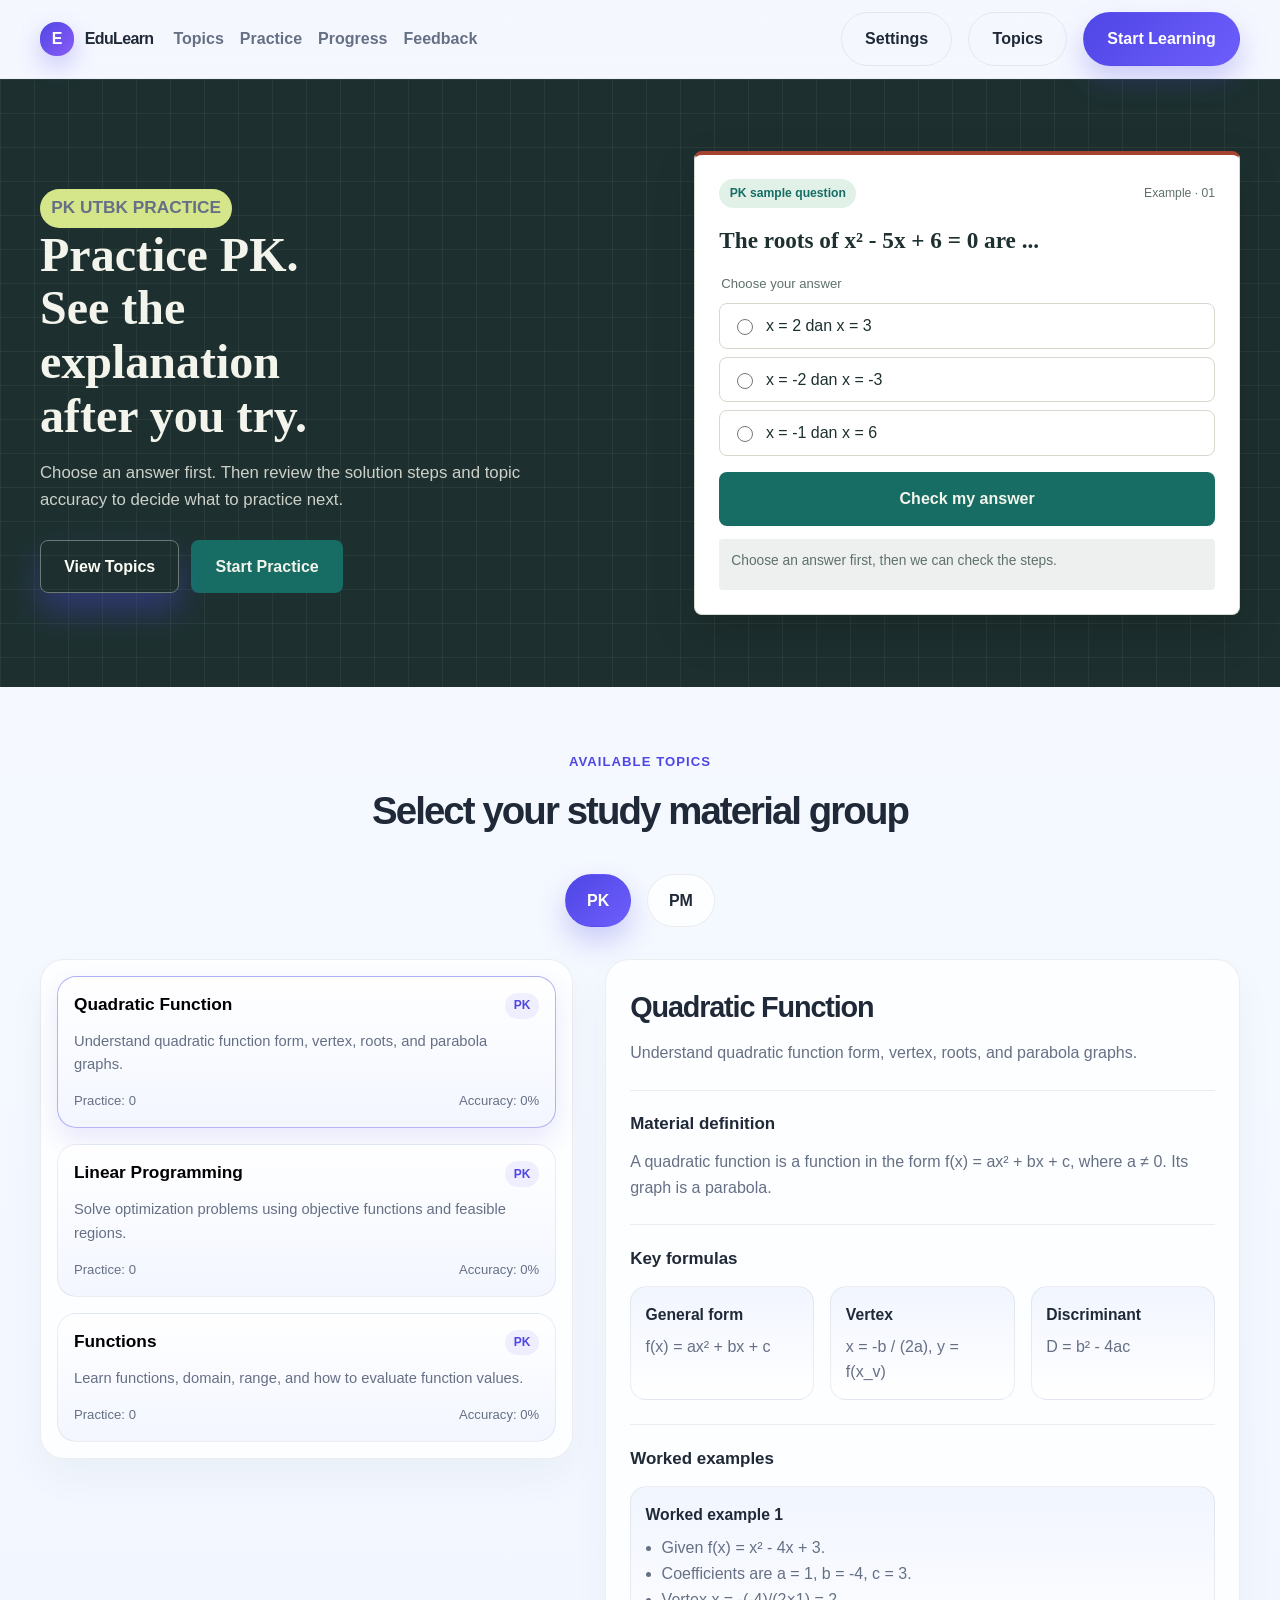
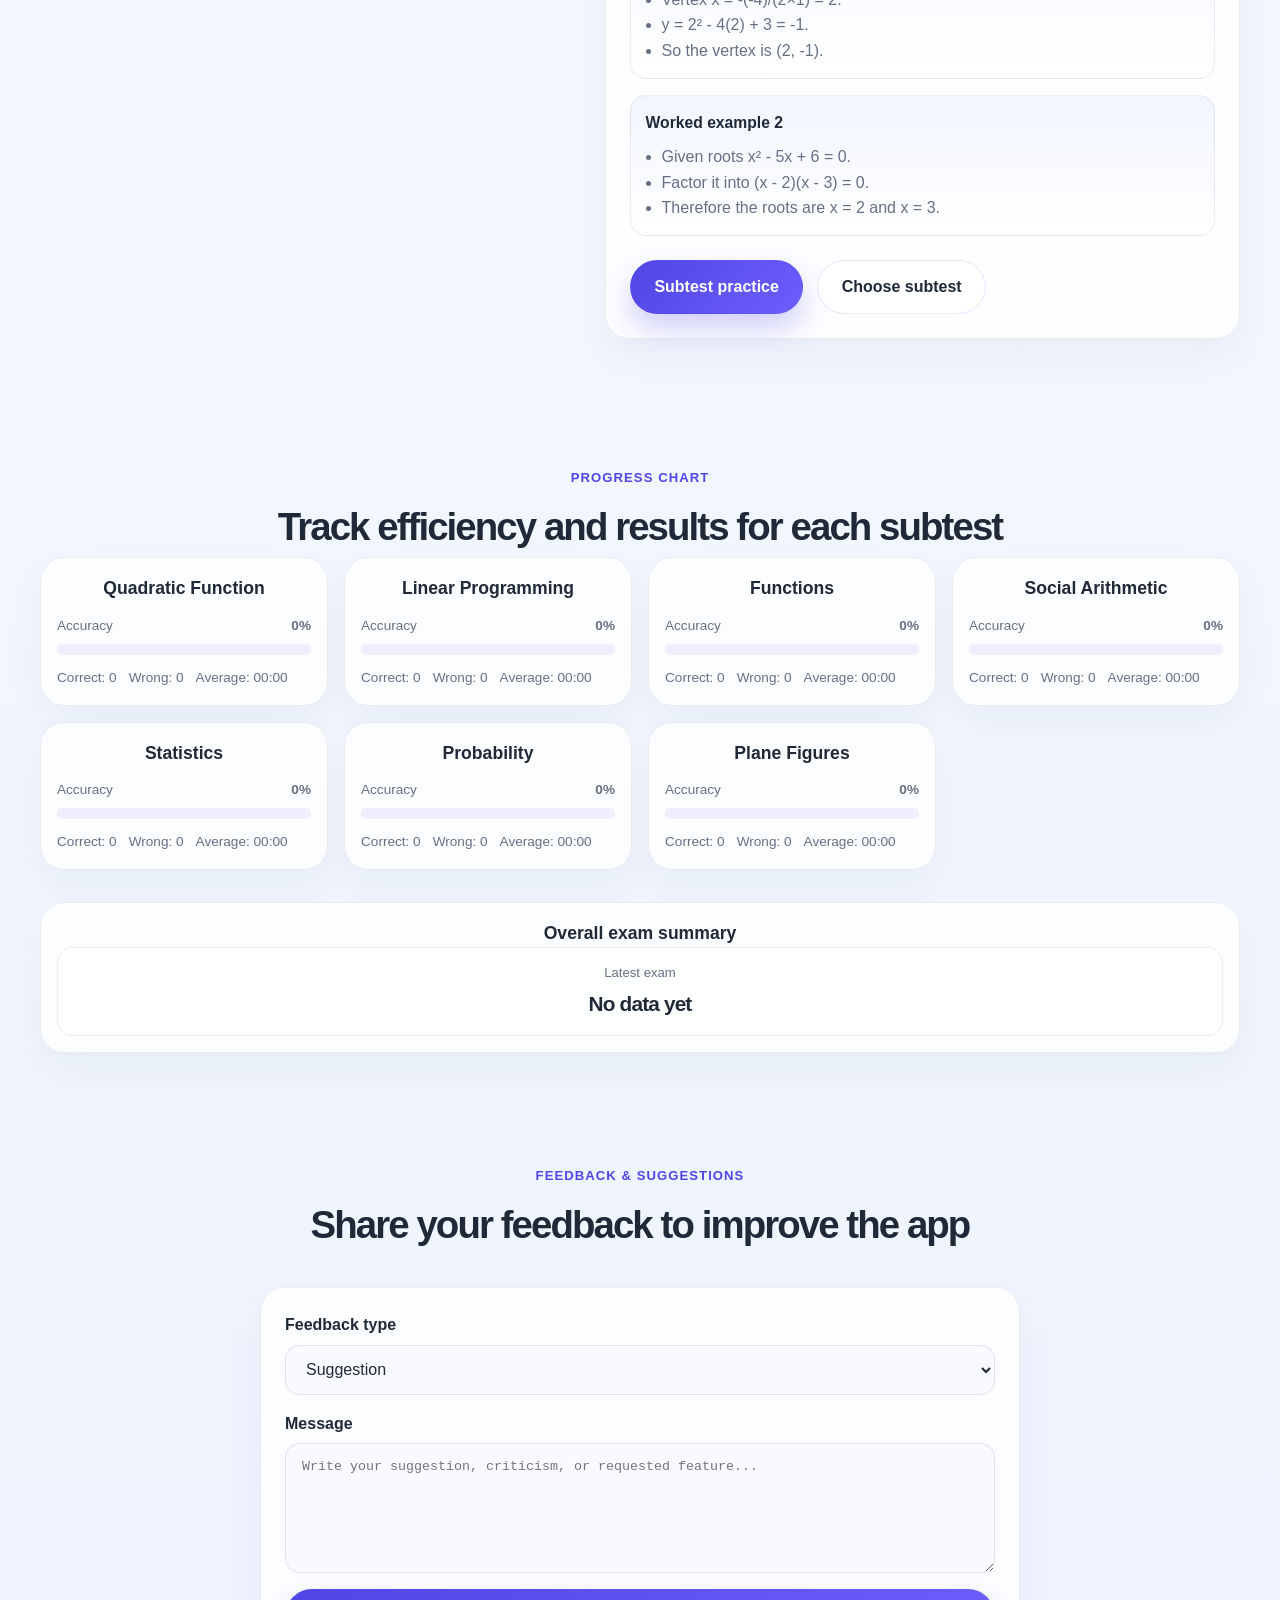
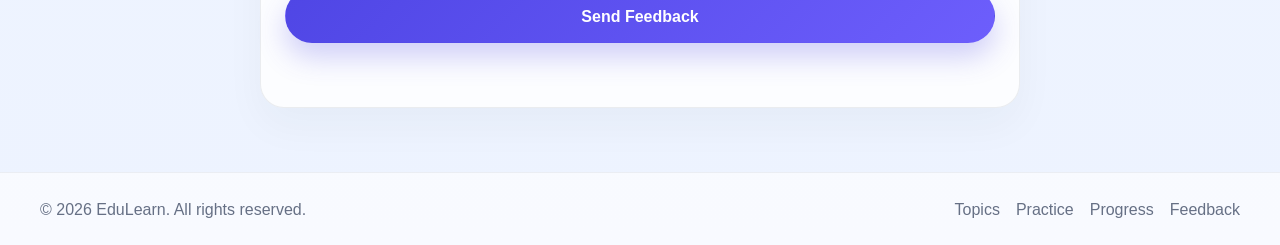
<file: index.html>
﻿<!DOCTYPE html>
<html lang="en">
<head>
  <meta charset="UTF-8" />
  <meta name="viewport" content="width=device-width, initial-scale=1.0" />
  <title>EduLearn | Grade 11 Mathematics</title>
  <meta name="description" content="A Grade 11 Mathematics learning website with PK and PM topics, detailed explanations, practice exercises, untimed mode, and progress tracking." />
  <link rel="stylesheet" href="style.css" />
</head>
<body>
  <header class="topbar">
    <div class="container nav">
      <a class="brand" href="#home" aria-label="EduLearn home">
        <span class="brand-mark">E</span>
        <span>EduLearn</span>
      </a>

      <nav class="nav-links" aria-label="Main navigation">
        <a href="#materi" data-view-target="#materi" data-i18n="nav.topics">Topics</a>
        <a href="#latihan" data-view-target="#latihan" data-i18n="nav.practice">Practice</a>
        <a href="#progress" data-i18n="nav.progress">Progress</a>
        <a href="#feedback" data-i18n="nav.feedback">Feedback</a>
      </nav>

      <div class="nav-actions">
        <button id="settingsToggle" class="btn btn-ghost settings-toggle" type="button" data-i18n="settings.title">Settings</button>
        <a class="btn btn-ghost" href="#materi" data-view-target="#materi" data-i18n="nav.topics">Topics</a>
        <a class="btn btn-primary" href="#latihan" data-view-target="#latihan" data-i18n="nav.startLearning">Start Learning</a>
      </div>

      <button class="menu-toggle" aria-label="Toggle navigation">☰</button>
    </div>
  </header>

  <main id="home">
    <section class="hero landing-hero">
      <div class="container hero-grid">
        <div class="hero-copy landing-copy">
          <p class="landing-eyebrow" data-i18n="landing.eyebrow">Latihan PK UTBK</p>
          <h1 data-i18n="landing.title">Latihan PK, dengan pembahasan setelah kamu mencoba.</h1>
          <p data-i18n="landing.description">Pilih jawaban dulu. Setelah itu, lihat langkah penyelesaian dan akurasi per topik untuk menentukan latihan berikutnya.</p>

          <div class="cta-group">
            <a class="btn btn-secondary cta-link active" href="#materi" data-view-target="#materi" data-i18n="cta.viewTopics">View Topics</a>
            <a class="btn btn-primary cta-link" href="#latihan" data-view-target="#latihan" data-i18n="cta.startPractice">Start Practice</a>
          </div>
        </div>

        <article class="landing-card" aria-labelledby="landing-question-title">
          <div class="landing-card-topline">
            <span class="landing-badge" data-i18n="landing.exampleLabel">Contoh soal PK</span>
            <span class="landing-card-meta" data-i18n="landing.exampleNumber">Contoh · 01</span>
          </div>
          <h2 id="landing-question-title" data-i18n="landing.question">Akar-akar dari x² - 5x + 6 = 0 adalah ...</h2>
          <fieldset class="landing-choice-list" id="landingPredictionChoices">
            <legend data-i18n="landing.chooseAnswer">Pilih jawabanmu</legend>
            <label class="landing-choice"><input type="radio" name="landingPrediction" value="2,3" /><span>x = 2 dan x = 3</span></label>
            <label class="landing-choice"><input type="radio" name="landingPrediction" value="-2,-3" /><span>x = -2 dan x = -3</span></label>
            <label class="landing-choice"><input type="radio" name="landingPrediction" value="-1,6" /><span>x = -1 dan x = 6</span></label>
          </fieldset>
          <button class="btn btn-primary landing-check-button" id="checkLandingAnswer" type="button" data-i18n="landing.checkAnswer">Periksa jawaban</button>
          <p class="landing-feedback" id="landingFeedback" aria-live="polite" data-i18n="landing.feedbackPrompt">Pilih jawaban dulu, lalu kita cek langkahnya.</p>
        </article>
      </div>
    </section>

    <section class="section" id="materi">
      <div class="container">
        <div class="section-header center">
          <p data-i18n="topics.label">Available Topics</p>
          <h2 data-i18n="topics.title">Select your study material group</h2>
        </div>

        <div class="subject-switch">
          <button class="subject-tab active" data-subject="PK" type="button">PK</button>
          <button class="subject-tab" data-subject="PM" type="button">PM</button>
        </div>

        <div class="topic-layout">
          <div class="topic-list-panel">
            <div id="topicGrid" class="topic-grid"></div>
          </div>

          <aside id="topicDetail" class="topic-detail" aria-live="polite"></aside>
        </div>
      </div>
    </section>

    <section class="section" id="latihan" hidden>
      <div class="container">
        <div class="section-header center">
          <p data-i18n="practice.label">Practice Questions</p>
          <h2 data-i18n="practice.title">Adjust the practice mode to match your needs</h2>
        </div>

        <div class="quiz-box official-exam">
          <div class="quiz-controls">
            <div class="field-group compact">
              <label for="topicSelect" data-i18n="practice.subtest">Subtest</label>
              <select id="topicSelect"></select>
            </div>

            <div class="field-group compact">
              <label data-i18n="practice.difficulty">Difficulty</label>
              <div class="difficulty-group">
                <button class="difficulty-btn active" data-difficulty="mudah" type="button" data-i18n="practice.easy">Easy</button>
                <button class="difficulty-btn" data-difficulty="sedang" type="button" data-i18n="practice.medium">Medium</button>
                <button class="difficulty-btn" data-difficulty="susah" type="button" data-i18n="practice.hard">Hard</button>
              </div>
            </div>

            <div class="field-group compact">
              <label data-i18n="practice.time">Time</label>
              <div class="timer-adjust">
                <button id="decreaseTime" type="button">−</button>
                <input id="timerMinutes" type="number" min="1" max="60" value="10" />
                <button id="increaseTime" type="button">+</button>
              </div>
            </div>

            <div class="field-group compact">
              <label for="questionCount" data-i18n="practice.questionCount">Number of questions</label>
              <input id="questionCount" type="number" min="5" max="50" value="10" />
            </div>

            <label class="toggle-row">
              <input id="untimedMode" type="checkbox" />
              <span data-i18n="practice.untimed">Untimed mode</span>
            </label>
          </div>

          <div class="quiz-actions">
            <button id="startSubtest" class="btn btn-primary" type="button" data-i18n="practice.openSubtest">Start Subtest</button>
            <button id="startExam" class="btn btn-secondary" type="button" data-i18n="practice.fullReview">Full Review Exam</button>
          </div>

          <div id="quizArea" class="quiz-area hidden"></div>
          <div id="resultsArea" class="results-area hidden"></div>
        </div>
      </div>
    </section>

    <section class="section progress-section" id="progress">
      <div class="container">
        <div class="section-header center">
        <p data-i18n="progress.label">Progress Chart</p>
        <h2 data-i18n="progress.title">Track efficiency and results for each subtest</h2>

        <div id="progressOverview" class="progress-overview"></div>
      </div>
    </section>
  </main>

  <aside id="settingsPanel" class="settings-panel hidden" aria-label="Website settings">
    <div class="settings-header">
      <h3 data-i18n="settings.title">Settings</h3>
      <button id="closeSettings" class="settings-close" type="button" aria-label="Close settings">×</button>
    </div>

    <div class="settings-group">
      <label for="languageSelect" data-i18n="settings.languageLabel">Language</label>
      <select id="languageSelect">
        <option value="en">English</option>
        <option value="id">Indonesia</option>
      </select>
    </div>

    <div class="settings-group">
      <span data-i18n="settings.themeLabel">Theme</span>
      <div class="theme-switch">
        <button class="theme-btn active" data-theme="light" type="button" data-i18n="settings.lightTheme">Light</button>
        <button class="theme-btn" data-theme="dark" type="button" data-i18n="settings.darkTheme">Dark</button>
      </div>
    </div>
  </aside>

  <section id="feedback" class="section feedback-section">
    <div class="container">
      <div class="section-header center">
        <p data-i18n="feedback.label">Feedback &amp; Suggestions</p>
        <h2 data-i18n="feedback.title">Share your feedback to improve the app</h2>
      </div>

      <div class="feedback-card">
        <form id="feedbackForm" class="feedback-form">
          <div class="field-group">
            <label for="feedbackType" data-i18n="feedback.typeLabel">Feedback type</label>
            <select id="feedbackType" name="type">
              <option value="saran" data-i18n="feedback.optionSuggestion">Suggestion</option>
              <option value="kritik" data-i18n="feedback.optionCriticism">Criticism</option>
              <option value="request" data-i18n="feedback.optionRequest">Feature request</option>
            </select>
          </div>

          <div class="field-group">
            <label for="feedbackMessage" data-i18n="feedback.messageLabel">Message</label>
            <textarea id="feedbackMessage" name="message" rows="5" placeholder="Write your suggestion, criticism, or requested feature..." data-i18n-placeholder="feedback.placeholder" required></textarea>
          </div>

          <button class="btn btn-primary" type="submit" data-i18n="feedback.sendButton">Send Feedback</button>
        </form>
        <p id="feedbackStatus" class="feedback-status" aria-live="polite"></p>
      </div>
    </div>
  </section>

  <footer>
    <div class="container footer-inner">
      <div>© <span id="current-year">2026</span> EduLearn. All rights reserved.</div>
      <div class="footer-links">
        <a href="#materi" data-view-target="#materi" data-i18n="nav.topics">Topics</a>
        <a href="#latihan" data-view-target="#latihan" data-i18n="nav.practice">Practice</a>
        <a href="#progress" data-i18n="nav.progress">Progress</a>
        <a href="#feedback" data-i18n="nav.feedback">Feedback</a>
      </div>
    </div>
  </footer>

  <script src="script.js"></script>
</body>
</html>
</file>
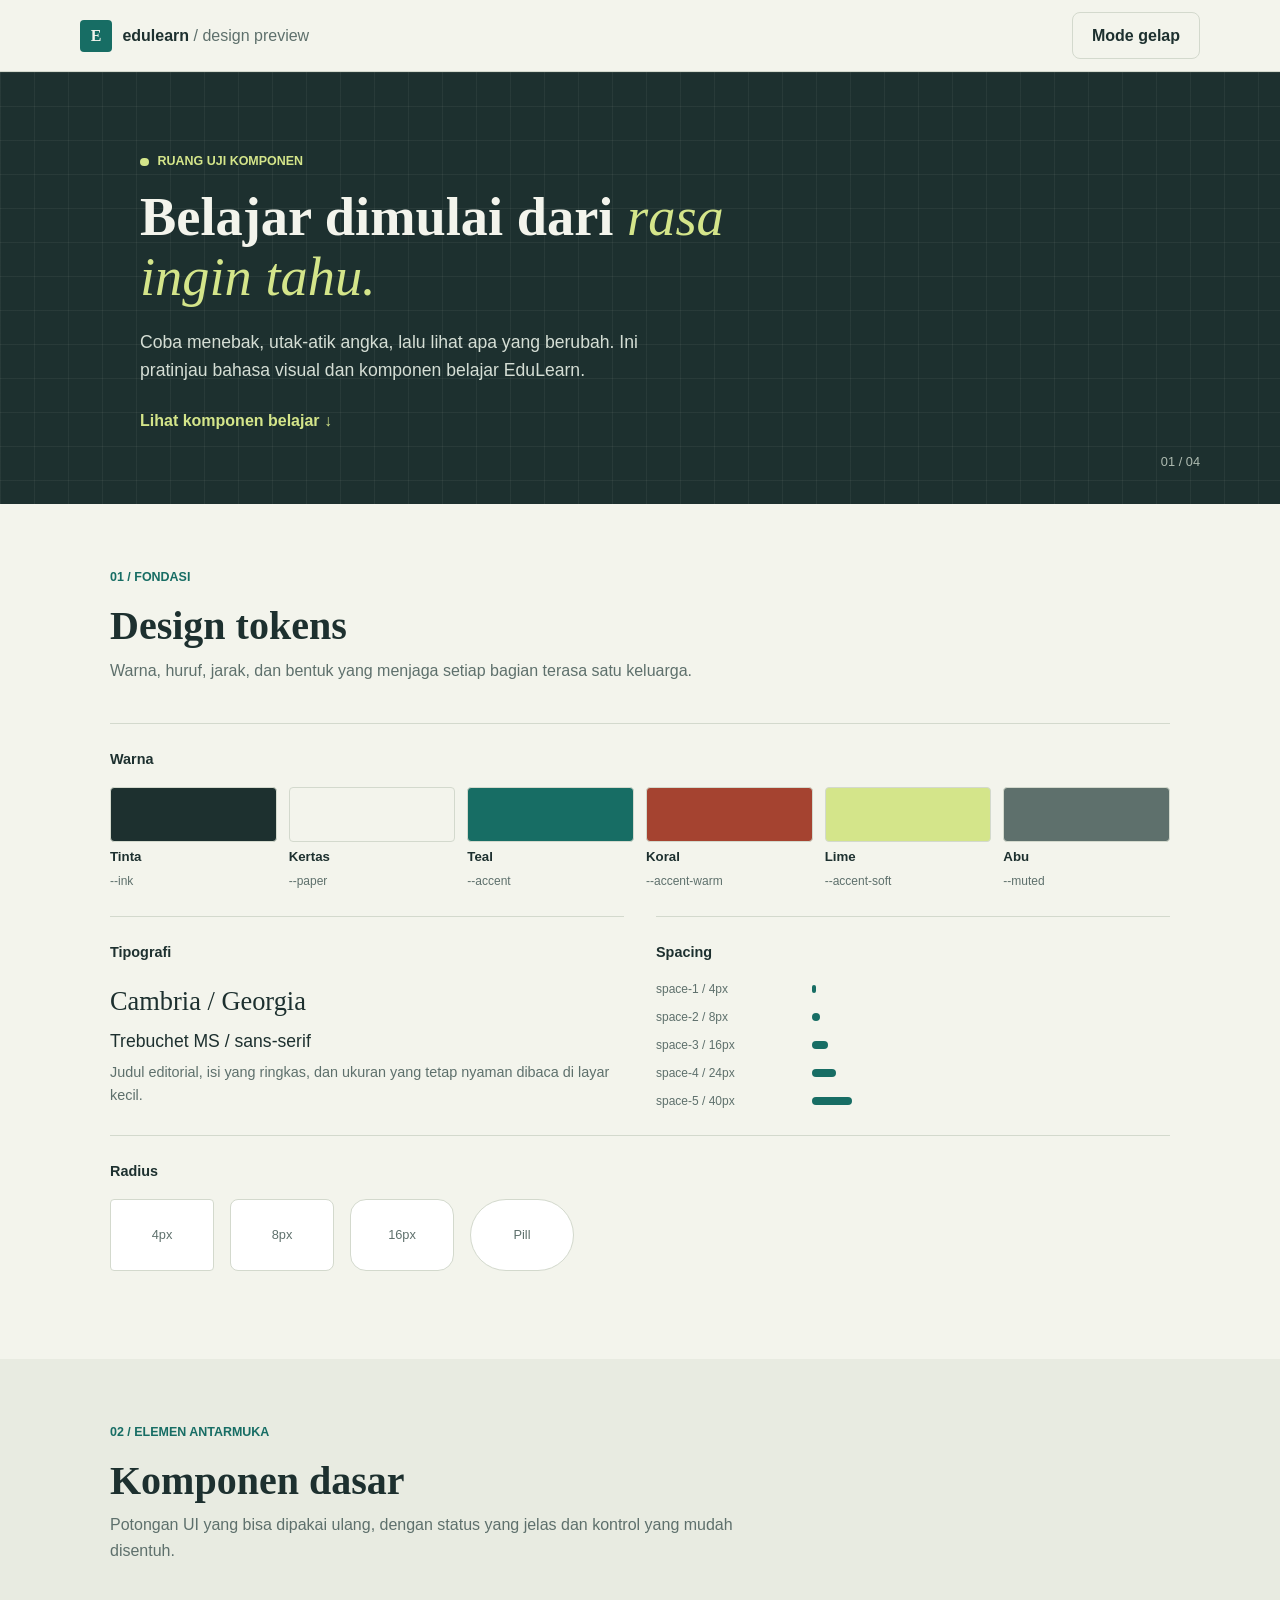
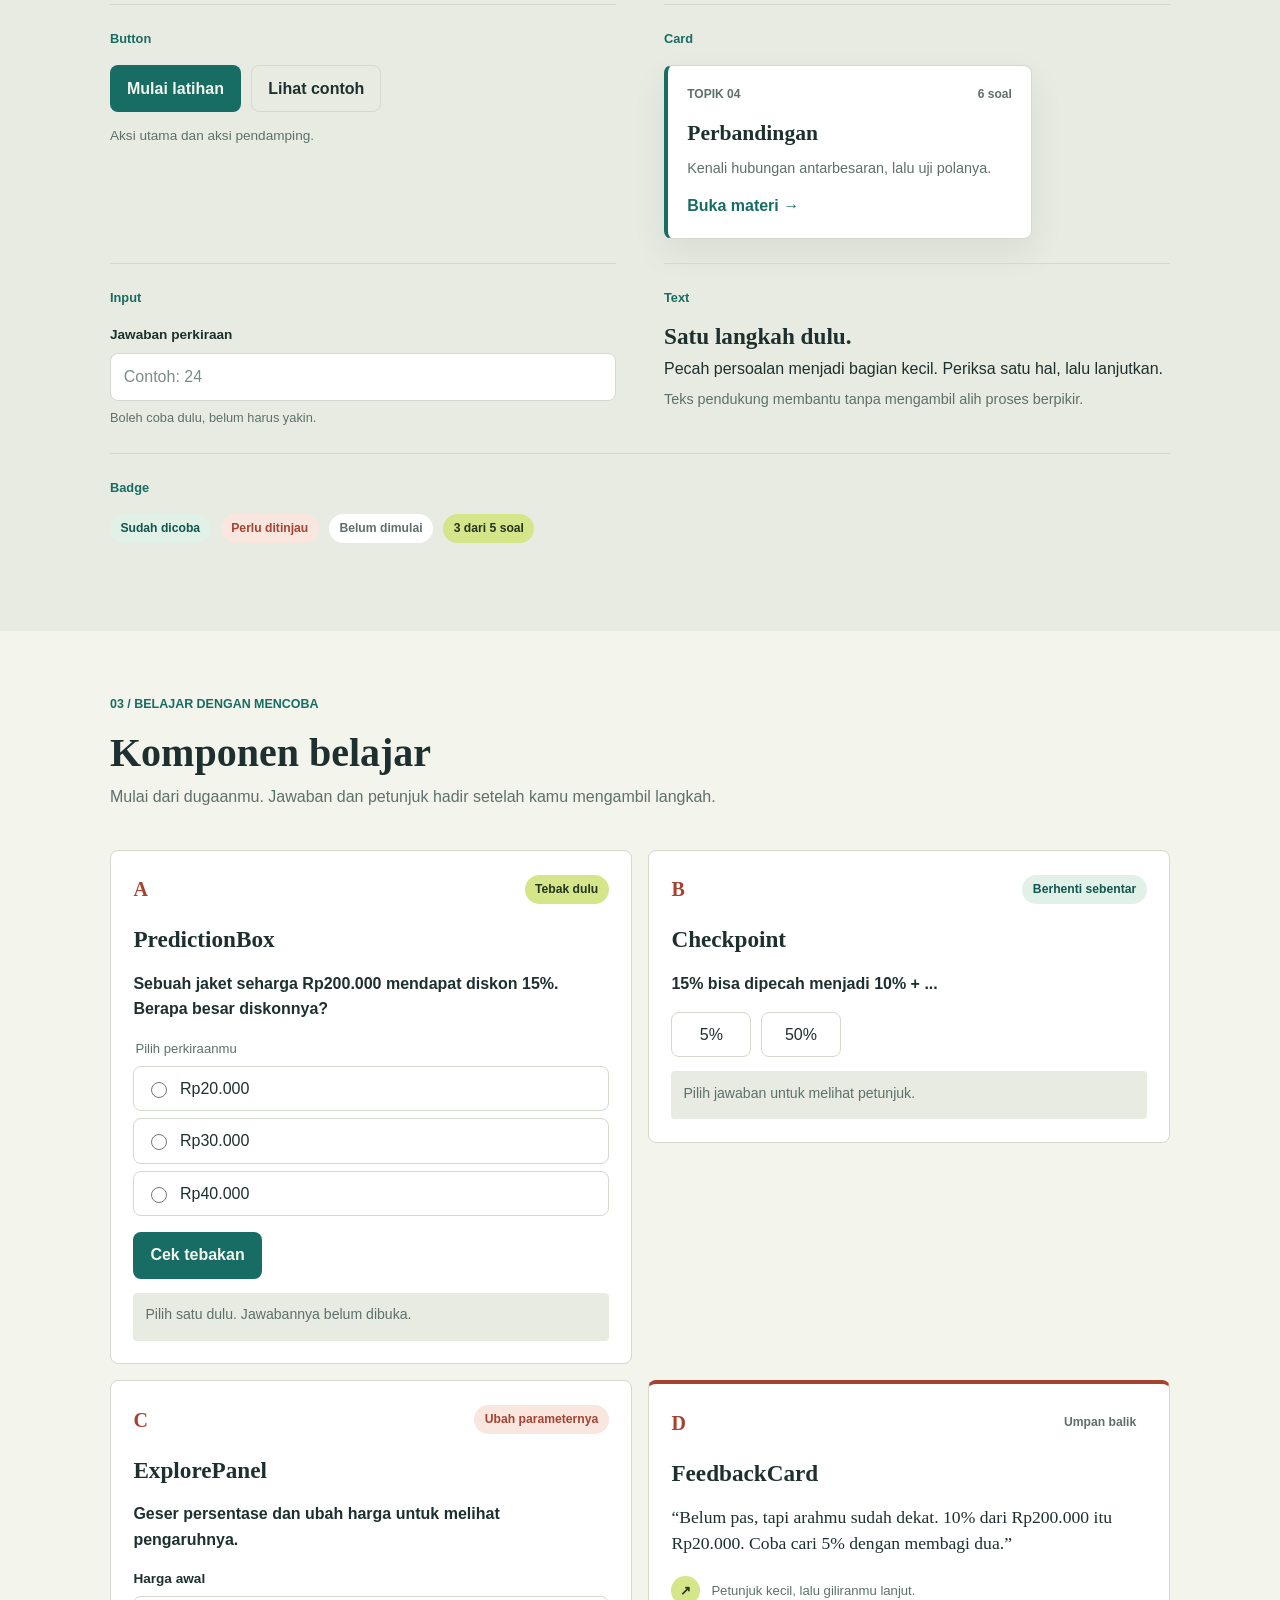
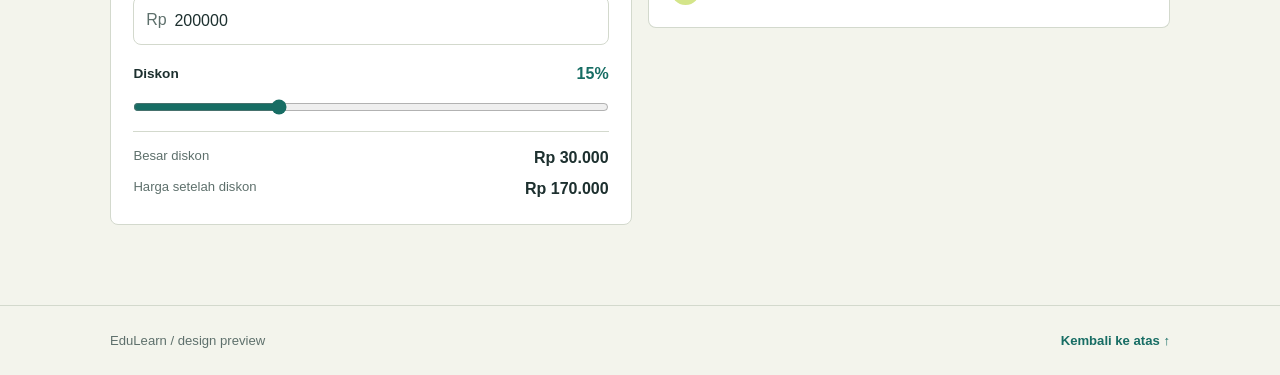
<file: design-preview/index.html>
<!DOCTYPE html>
<html lang="id" data-theme="light">
<head>
  <meta charset="UTF-8" />
  <meta name="viewport" content="width=device-width, initial-scale=1.0" />
  <meta name="theme-color" content="#f3f4ec" />
  <meta name="description" content="Pratinjau sistem desain dan komponen belajar EduLearn." />
  <title>Design Preview | EduLearn</title>
  <link rel="stylesheet" href="design-system.css" />
  <script src="design-system.js" defer></script>
</head>
<body>
  <a class="skip-link" href="#main">Lewati ke konten</a>

  <header class="site-header">
    <a class="wordmark" href="#top" aria-label="EduLearn design preview">
      <span class="wordmark-mark" aria-hidden="true">E</span>
      <span>edulearn <span class="wordmark-note">/ design preview</span></span>
    </a>
    <button class="button button-outline theme-toggle" id="themeToggle" type="button" aria-pressed="false">
      Mode gelap
    </button>
  </header>

  <main id="main">
    <section class="hero-band" id="top" aria-labelledby="page-title">
      <div class="hero-inner">
        <p class="eyebrow"><span class="status-dot" aria-hidden="true"></span> Ruang uji komponen</p>
        <h1 id="page-title">Belajar dimulai dari <em>rasa ingin tahu.</em></h1>
        <p class="hero-copy">Coba menebak, utak-atik angka, lalu lihat apa yang berubah. Ini pratinjau bahasa visual dan komponen belajar EduLearn.</p>
        <a class="text-link" href="#learning-components">Lihat komponen belajar <span aria-hidden="true">↓</span></a>
      </div>
      <div class="hero-index" aria-hidden="true">01 / 04</div>
    </section>

    <section class="preview-section token-section" aria-labelledby="tokens-title">
      <div class="section-heading">
        <p class="eyebrow">01 / Fondasi</p>
        <h2 id="tokens-title">Design tokens</h2>
        <p>Warna, huruf, jarak, dan bentuk yang menjaga setiap bagian terasa satu keluarga.</p>
      </div>

      <div class="token-group">
        <h3>Warna</h3>
        <div class="swatch-grid">
          <div class="swatch"><span class="swatch-chip swatch-ink"></span><strong>Tinta</strong><code>--ink</code></div>
          <div class="swatch"><span class="swatch-chip swatch-paper"></span><strong>Kertas</strong><code>--paper</code></div>
          <div class="swatch"><span class="swatch-chip swatch-teal"></span><strong>Teal</strong><code>--accent</code></div>
          <div class="swatch"><span class="swatch-chip swatch-coral"></span><strong>Koral</strong><code>--accent-warm</code></div>
          <div class="swatch"><span class="swatch-chip swatch-lime"></span><strong>Lime</strong><code>--accent-soft</code></div>
          <div class="swatch"><span class="swatch-chip swatch-muted"></span><strong>Abu</strong><code>--muted</code></div>
        </div>
      </div>

      <div class="token-columns">
        <div class="token-group type-sample">
          <h3>Tipografi</h3>
          <p class="type-display">Cambria / Georgia</p>
          <p class="type-body">Trebuchet MS / sans-serif</p>
          <p class="muted-copy">Judul editorial, isi yang ringkas, dan ukuran yang tetap nyaman dibaca di layar kecil.</p>
        </div>
        <div class="token-group">
          <h3>Spacing</h3>
          <div class="space-list" aria-label="Skala spacing">
            <div class="space-row"><code>space-1 / 4px</code><span class="space-bar space-1"></span></div>
            <div class="space-row"><code>space-2 / 8px</code><span class="space-bar space-2"></span></div>
            <div class="space-row"><code>space-3 / 16px</code><span class="space-bar space-3"></span></div>
            <div class="space-row"><code>space-4 / 24px</code><span class="space-bar space-4"></span></div>
            <div class="space-row"><code>space-5 / 40px</code><span class="space-bar space-5"></span></div>
          </div>
        </div>
      </div>

      <div class="token-group">
        <h3>Radius</h3>
        <div class="radius-row">
          <div class="radius-sample radius-sm"><span>4px</span></div>
          <div class="radius-sample radius-md"><span>8px</span></div>
          <div class="radius-sample radius-lg"><span>16px</span></div>
          <div class="radius-sample radius-pill"><span>Pill</span></div>
        </div>
      </div>
    </section>

    <section class="component-band" aria-labelledby="components-title">
      <div class="preview-section">
        <div class="section-heading">
          <p class="eyebrow">02 / Elemen antarmuka</p>
          <h2 id="components-title">Komponen dasar</h2>
          <p>Potongan UI yang bisa dipakai ulang, dengan status yang jelas dan kontrol yang mudah disentuh.</p>
        </div>

        <div class="component-grid">
          <article class="specimen">
            <p class="specimen-label">Button</p>
            <div class="button-row">
              <button class="button button-primary" type="button">Mulai latihan</button>
              <button class="button button-outline" type="button">Lihat contoh</button>
            </div>
            <p class="specimen-note">Aksi utama dan aksi pendamping.</p>
          </article>

          <article class="specimen">
            <p class="specimen-label">Card</p>
            <div class="lesson-card">
              <p class="card-kicker">TOPIK 04 <span>6 soal</span></p>
              <h3>Perbandingan</h3>
              <p>Kenali hubungan antarbesaran, lalu uji polanya.</p>
              <a class="text-link" href="#learning-components">Buka materi <span aria-hidden="true">→</span></a>
            </div>
          </article>

          <article class="specimen">
            <p class="specimen-label">Input</p>
            <label class="field-label" for="sampleAnswer">Jawaban perkiraan</label>
            <input class="text-input" id="sampleAnswer" name="sampleAnswer" inputmode="numeric" placeholder="Contoh: 24" />
            <p class="field-hint" id="sampleAnswerHint">Boleh coba dulu, belum harus yakin.</p>
          </article>

          <article class="specimen">
            <p class="specimen-label">Text</p>
            <h3 class="text-heading">Satu langkah dulu.</h3>
            <p class="text-example">Pecah persoalan menjadi bagian kecil. Periksa satu hal, lalu lanjutkan.</p>
            <p class="muted-copy">Teks pendukung membantu tanpa mengambil alih proses berpikir.</p>
          </article>

          <article class="specimen specimen-wide">
            <p class="specimen-label">Badge</p>
            <div class="badge-row">
              <span class="badge badge-teal">Sudah dicoba</span>
              <span class="badge badge-coral">Perlu ditinjau</span>
              <span class="badge badge-neutral">Belum dimulai</span>
              <span class="badge badge-lime">3 dari 5 soal</span>
            </div>
          </article>
        </div>
      </div>
    </section>

    <section class="preview-section learning-section" id="learning-components" aria-labelledby="learning-title">
      <div class="section-heading">
        <p class="eyebrow">03 / Belajar dengan mencoba</p>
        <h2 id="learning-title">Komponen belajar</h2>
        <p>Mulai dari dugaanmu. Jawaban dan petunjuk hadir setelah kamu mengambil langkah.</p>
      </div>

      <div class="learning-grid">
        <article class="learning-panel prediction-panel" aria-labelledby="prediction-title">
          <div class="panel-topline"><span class="panel-number">A</span><span class="badge badge-lime">Tebak dulu</span></div>
          <h3 id="prediction-title">PredictionBox</h3>
          <p class="question-prompt">Sebuah jaket seharga Rp200.000 mendapat diskon 15%. Berapa besar diskonnya?</p>
          <fieldset class="choice-set" id="predictionChoices">
            <legend>Pilih perkiraanmu</legend>
            <label class="choice"><input type="radio" name="prediction" value="20000" /><span>Rp20.000</span></label>
            <label class="choice"><input type="radio" name="prediction" value="30000" /><span>Rp30.000</span></label>
            <label class="choice"><input type="radio" name="prediction" value="40000" /><span>Rp40.000</span></label>
          </fieldset>
          <button class="button button-primary" id="revealAnswer" type="button">Cek tebakan</button>
          <p class="feedback-line" id="predictionFeedback" aria-live="polite">Pilih satu dulu. Jawabannya belum dibuka.</p>
        </article>

        <article class="learning-panel checkpoint-panel" aria-labelledby="checkpoint-title">
          <div class="panel-topline"><span class="panel-number">B</span><span class="badge badge-teal">Berhenti sebentar</span></div>
          <h3 id="checkpoint-title">Checkpoint</h3>
          <p class="question-prompt">15% bisa dipecah menjadi 10% + ...</p>
          <div class="checkpoint-options" role="group" aria-label="Pilih bagian yang melengkapi 15 persen">
            <button class="choice-button" type="button" data-checkpoint-choice="5%">5%</button>
            <button class="choice-button" type="button" data-checkpoint-choice="50%">50%</button>
          </div>
          <p class="feedback-line" id="checkpointFeedback" aria-live="polite">Pilih jawaban untuk melihat petunjuk.</p>
        </article>

        <article class="learning-panel explore-panel" aria-labelledby="explore-title">
          <div class="panel-topline"><span class="panel-number">C</span><span class="badge badge-coral">Ubah parameternya</span></div>
          <h3 id="explore-title">ExplorePanel</h3>
          <p class="question-prompt">Geser persentase dan ubah harga untuk melihat pengaruhnya.</p>
          <label class="field-label" for="priceInput">Harga awal</label>
          <div class="input-with-prefix"><span aria-hidden="true">Rp</span><input class="text-input" id="priceInput" type="number" min="0" max="10000000" step="10000" value="200000" inputmode="numeric" /></div>
          <div class="range-heading"><label class="field-label" for="discountRange">Diskon</label><output id="discountOutput" for="discountRange">15%</output></div>
          <input class="range-input" id="discountRange" type="range" min="0" max="50" value="15" />
          <div class="explore-result" aria-live="polite">
            <span>Besar diskon</span><strong id="discountAmount">Rp30.000</strong>
            <span>Harga setelah diskon</span><strong id="finalPrice">Rp170.000</strong>
          </div>
        </article>

        <article class="feedback-card" aria-labelledby="feedback-card-title">
          <div class="panel-topline"><span class="panel-number">D</span><span class="badge badge-neutral">Umpan balik</span></div>
          <h3 id="feedback-card-title">FeedbackCard</h3>
          <p class="feedback-quote">“Belum pas, tapi arahmu sudah dekat. 10% dari Rp200.000 itu Rp20.000. Coba cari 5% dengan membagi dua.”</p>
          <div class="feedback-footer"><span class="feedback-mark" aria-hidden="true">↗</span><span>Petunjuk kecil, lalu giliranmu lanjut.</span></div>
        </article>
      </div>
    </section>

    <footer class="page-footer">
      <span>EduLearn / design preview</span>
      <a class="text-link" href="#top">Kembali ke atas <span aria-hidden="true">↑</span></a>
    </footer>
  </main>
</body>
</html>
</file>
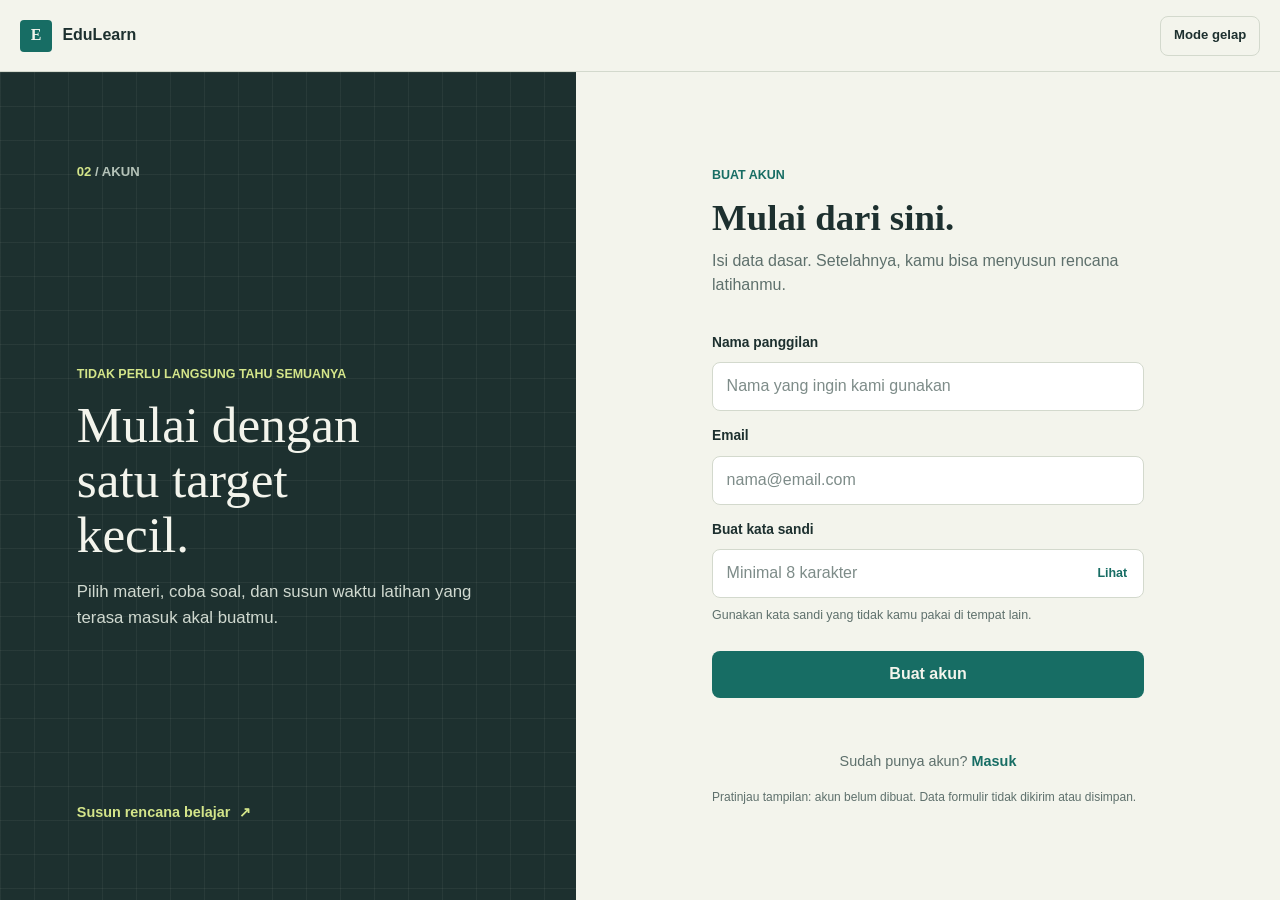
<file: daftar.html>
<!DOCTYPE html>
<html lang="id" data-theme="light">
<head>
  <meta charset="UTF-8" />
  <meta name="viewport" content="width=device-width, initial-scale=1.0" />
  <meta name="theme-color" content="#f3f4ec" />
  <title>Daftar | EduLearn</title>
  <link rel="stylesheet" href="auth.css" />
  <script src="auth.js" defer></script>
</head>
<body data-page="signup">
  <a class="skip-link" href="#main">Lewati ke konten</a>
  <header class="auth-header">
    <a class="brand" href="index.html" aria-label="EduLearn, halaman utama"><span class="brand-mark">E</span><span>EduLearn</span></a>
    <button class="theme-toggle" type="button" data-theme-toggle aria-pressed="false">Mode gelap</button>
  </header>

  <main class="auth-layout" id="main">
    <aside class="auth-aside signup-aside">
      <p class="aside-index">02 <span>/ AKUN</span></p>
      <div>
        <p class="eyebrow">Tidak perlu langsung tahu semuanya</p>
        <h1>Mulai dengan satu target kecil.</h1>
        <p class="aside-copy">Pilih materi, coba soal, dan susun waktu latihan yang terasa masuk akal buatmu.</p>
      </div>
      <a class="aside-link" href="onboarding.html">Susun rencana belajar <span aria-hidden="true">↗</span></a>
    </aside>

    <section class="auth-main" aria-labelledby="form-title">
      <div class="auth-form-wrap">
        <p class="eyebrow">Buat akun</p>
        <h2 id="form-title">Mulai dari sini.</h2>
        <p class="form-intro">Isi data dasar. Setelahnya, kamu bisa menyusun rencana latihanmu.</p>

        <form class="auth-form" data-demo-auth novalidate>
          <label class="field-label" for="signupName">Nama panggilan</label>
          <input class="text-input" id="signupName" name="name" type="text" autocomplete="given-name" placeholder="Nama yang ingin kami gunakan" required />

          <label class="field-label" for="signupEmail">Email</label>
          <input class="text-input" id="signupEmail" name="email" type="email" autocomplete="email" placeholder="nama@email.com" required />

          <label class="field-label" for="signupPassword">Buat kata sandi</label>
          <div class="password-field">
            <input class="text-input" id="signupPassword" name="password" type="password" autocomplete="new-password" placeholder="Minimal 8 karakter" required minlength="8" />
            <button class="password-toggle" type="button" data-password-toggle="signupPassword" aria-label="Tampilkan kata sandi">Lihat</button>
          </div>
          <p class="field-hint">Gunakan kata sandi yang tidak kamu pakai di tempat lain.</p>

          <button class="button button-primary auth-submit" type="submit">Buat akun</button>
          <p class="form-status" data-auth-status aria-live="polite"></p>
        </form>

        <p class="auth-switch">Sudah punya akun? <a href="masuk.html">Masuk</a></p>
        <p class="preview-note">Pratinjau tampilan: akun belum dibuat. Data formulir tidak dikirim atau disimpan.</p>
      </div>
    </section>
  </main>
</body>
</html>
</file>
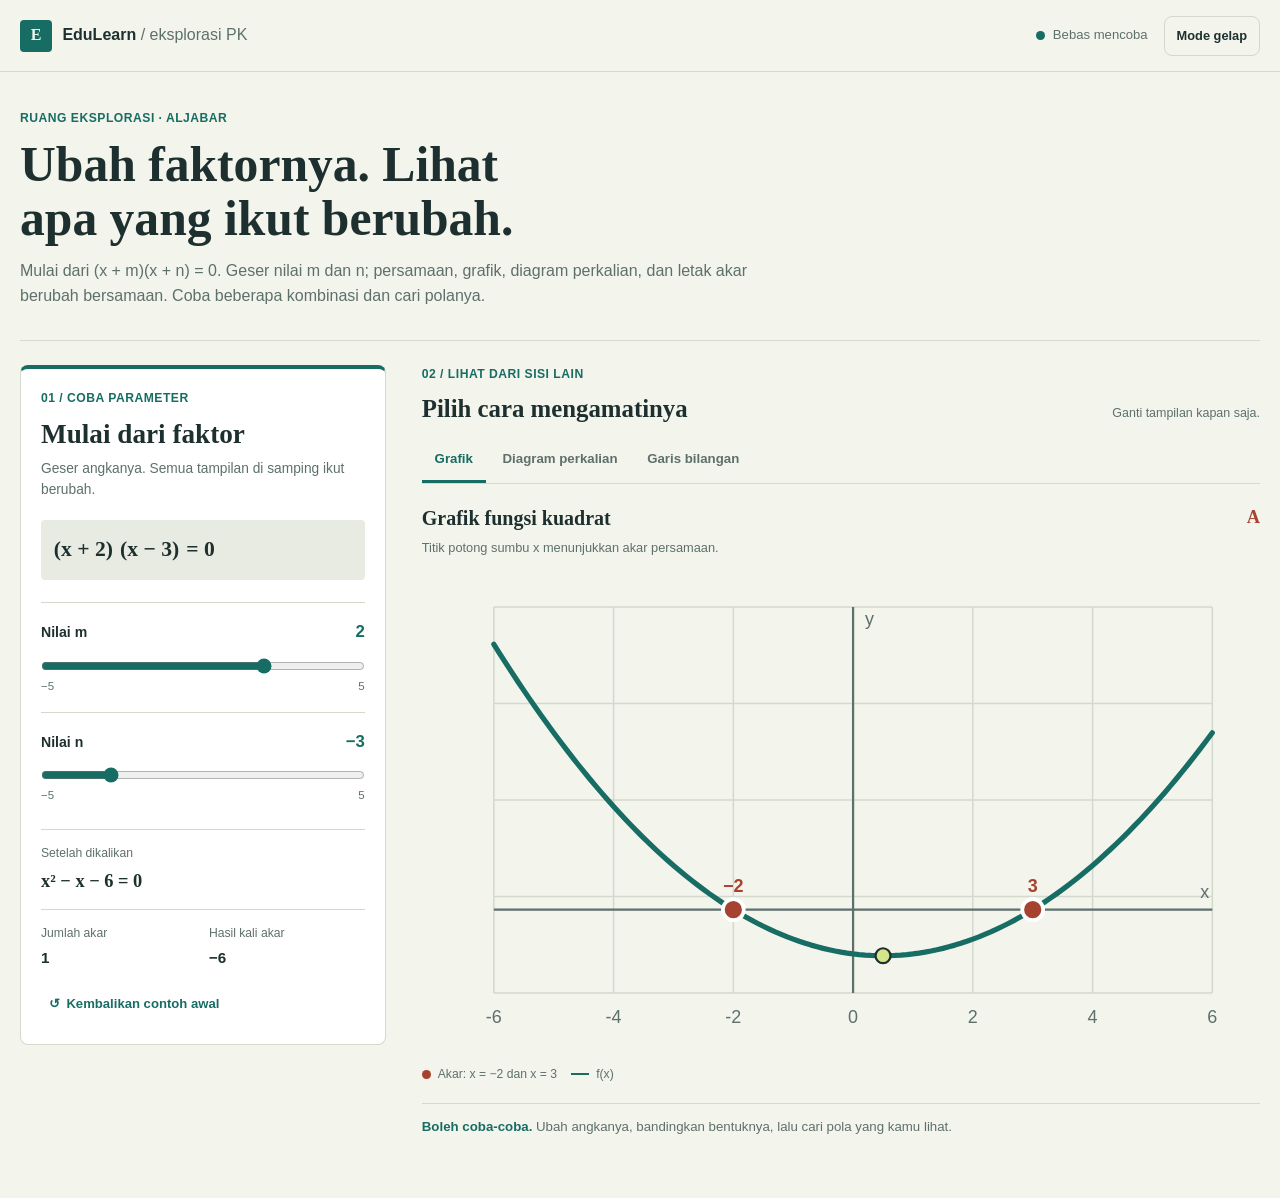
<file: eksplorasi.html>
<!DOCTYPE html>
<html lang="id" data-theme="light">
<head>
  <meta charset="UTF-8" />
  <meta name="viewport" content="width=device-width, initial-scale=1.0" />
  <meta name="theme-color" content="#f3f4ec" />
  <meta name="description" content="Ubah faktor persamaan kuadrat dan amati grafik, diagram, serta akar-akarnya." />
  <title>Eksplorasi PK | EduLearn</title>
  <link rel="stylesheet" href="eksplorasi.css" />
  <script src="eksplorasi.js" defer></script>
</head>
<body>
  <a class="skip-link" href="#main">Lewati ke konten</a>
  <header class="explore-header">
    <a class="brand" href="index.html" aria-label="EduLearn, kembali ke halaman utama">
      <span class="brand-mark">E</span>
      <span>EduLearn <span class="brand-section">/ eksplorasi PK</span></span>
    </a>
    <div class="header-actions">
      <span class="mode-badge"><span aria-hidden="true"></span> Bebas mencoba</span>
      <button class="theme-toggle" id="themeToggle" type="button" aria-pressed="false">Mode gelap</button>
    </div>
  </header>

  <main id="main" class="explore-main">
    <section class="explore-intro" aria-labelledby="pageTitle">
      <p class="eyebrow">Ruang eksplorasi · Aljabar</p>
      <h1 id="pageTitle">Ubah faktornya. Lihat apa yang ikut berubah.</h1>
      <p>Mulai dari (x + m)(x + n) = 0. Geser nilai m dan n; persamaan, grafik, diagram perkalian, dan letak akar berubah bersamaan. Coba beberapa kombinasi dan cari polanya.</p>
    </section>

    <section class="explore-layout" aria-label="Eksplorasi persamaan kuadrat">
      <aside class="parameter-panel" aria-labelledby="parameterTitle">
        <div class="panel-heading">
          <p class="eyebrow">01 / Coba parameter</p>
          <h2 id="parameterTitle">Mulai dari faktor</h2>
          <p>Geser angkanya. Semua tampilan di samping ikut berubah.</p>
        </div>

        <div class="factor-equation" aria-live="polite">
          <span id="factorM">(x + 2)</span>
          <span id="factorN">(x − 3)</span>
          <span>= 0</span>
        </div>

        <div class="parameter-control">
          <div class="control-heading">
            <label for="mRange">Nilai m</label>
            <output id="mOutput" for="mRange">2</output>
          </div>
          <input id="mRange" type="range" min="-5" max="5" step="1" value="2" />
          <div class="range-ends" aria-hidden="true"><span>−5</span><span>5</span></div>
        </div>

        <div class="parameter-control">
          <div class="control-heading">
            <label for="nRange">Nilai n</label>
            <output id="nOutput" for="nRange">−3</output>
          </div>
          <input id="nRange" type="range" min="-5" max="5" step="1" value="-3" />
          <div class="range-ends" aria-hidden="true"><span>−5</span><span>5</span></div>
        </div>

        <div class="expanded-form" aria-live="polite">
          <span>Setelah dikalikan</span>
          <strong id="expandedEquation">x² − x − 6 = 0</strong>
        </div>

        <div class="root-summary" aria-live="polite">
          <div><span>Jumlah akar</span><strong id="rootSum">1</strong></div>
          <div><span>Hasil kali akar</span><strong id="rootProduct">−6</strong></div>
        </div>

        <button class="reset-button" id="resetParameters" type="button"><span aria-hidden="true">↺</span> Kembalikan contoh awal</button>
      </aside>

      <div class="visual-workspace">
        <div class="workspace-heading">
          <div>
            <p class="eyebrow">02 / Lihat dari sisi lain</p>
            <h2>Pilih cara mengamatinya</h2>
          </div>
          <p class="workspace-hint">Ganti tampilan kapan saja.</p>
        </div>

        <div class="view-tabs" role="tablist" aria-label="Tampilan eksplorasi">
          <button class="view-tab" id="tabGraph" type="button" role="tab" aria-selected="true" aria-controls="panelGraph" data-view="graph">Grafik</button>
          <button class="view-tab" id="tabDiagram" type="button" role="tab" aria-selected="false" aria-controls="panelDiagram" data-view="diagram" tabindex="-1">Diagram perkalian</button>
          <button class="view-tab" id="tabNumberLine" type="button" role="tab" aria-selected="false" aria-controls="panelNumberLine" data-view="numberLine" tabindex="-1">Garis bilangan</button>
        </div>

        <section class="visual-panel" id="panelGraph" role="tabpanel" aria-labelledby="tabGraph">
          <div class="visual-title-row">
            <div><h3>Grafik fungsi kuadrat</h3><p>Titik potong sumbu x menunjukkan akar persamaan.</p></div>
            <span class="visual-index">A</span>
          </div>
          <svg id="graphSvg" class="math-visual graph-visual" viewBox="0 0 560 330" role="img" aria-labelledby="graphTitle graphDescription">
            <title id="graphTitle">Grafik fungsi kuadrat</title>
            <desc id="graphDescription">Grafik parabola dan titik potong sumbu x.</desc>
          </svg>
          <div class="visual-caption"><span class="legend-dot root-dot"></span><span id="graphLegend">Akar: x = −2 dan x = 3</span><span class="legend-line"></span><span>f(x)</span></div>
        </section>

        <section class="visual-panel" id="panelDiagram" role="tabpanel" aria-labelledby="tabDiagram" hidden>
          <div class="visual-title-row">
            <div><h3>Diagram perkalian</h3><p>Setiap kotak adalah hasil perkalian sisi baris dan kolom.</p></div>
            <span class="visual-index">B</span>
          </div>
          <div class="algebra-diagram-wrap">
            <table class="algebra-diagram" aria-label="Diagram perkalian untuk dua faktor">
              <thead><tr><th></th><th id="columnX">x</th><th id="columnN">−3</th></tr></thead>
              <tbody>
                <tr><th id="rowX">x</th><td id="cellXX">x²</td><td id="cellXN">−3x</td></tr>
                <tr><th id="rowM">2</th><td id="cellMX">2x</td><td id="cellMN">−6</td></tr>
              </tbody>
            </table>
          </div>
          <p class="diagram-note" id="diagramNote">Jumlahkan isi kotak: x² − x − 6.</p>
          <div class="prompt-strip"><span class="prompt-mark" aria-hidden="true">?</span><p>Kalau satu faktor berubah tanda, bagian mana dari diagram yang ikut berubah?</p></div>
        </section>

        <section class="visual-panel" id="panelNumberLine" role="tabpanel" aria-labelledby="tabNumberLine" hidden>
          <div class="visual-title-row">
            <div><h3>Akar di garis bilangan</h3><p>Setiap faktor menjadi nol di satu nilai x.</p></div>
            <span class="visual-index">C</span>
          </div>
          <svg id="numberLineSvg" class="math-visual number-line-visual" viewBox="0 0 560 190" role="img" aria-labelledby="numberLineTitle numberLineDescription">
            <title id="numberLineTitle">Akar persamaan pada garis bilangan</title>
            <desc id="numberLineDescription">Garis bilangan dari minus lima sampai lima dengan dua akar.</desc>
          </svg>
          <p class="number-line-note" id="numberLineNote">Akar persamaan: x = −2 dan x = 3.</p>
          <div class="prompt-strip"><span class="prompt-mark" aria-hidden="true">?</span><p>Bandingkan posisi akar dengan angka di dalam faktor. Apa hubungannya?</p></div>
        </section>

        <p class="try-note"><strong>Boleh coba-coba.</strong> Ubah angkanya, bandingkan bentuknya, lalu cari pola yang kamu lihat.</p>
      </div>
    </section>
  </main>
</body>
</html>
</file>
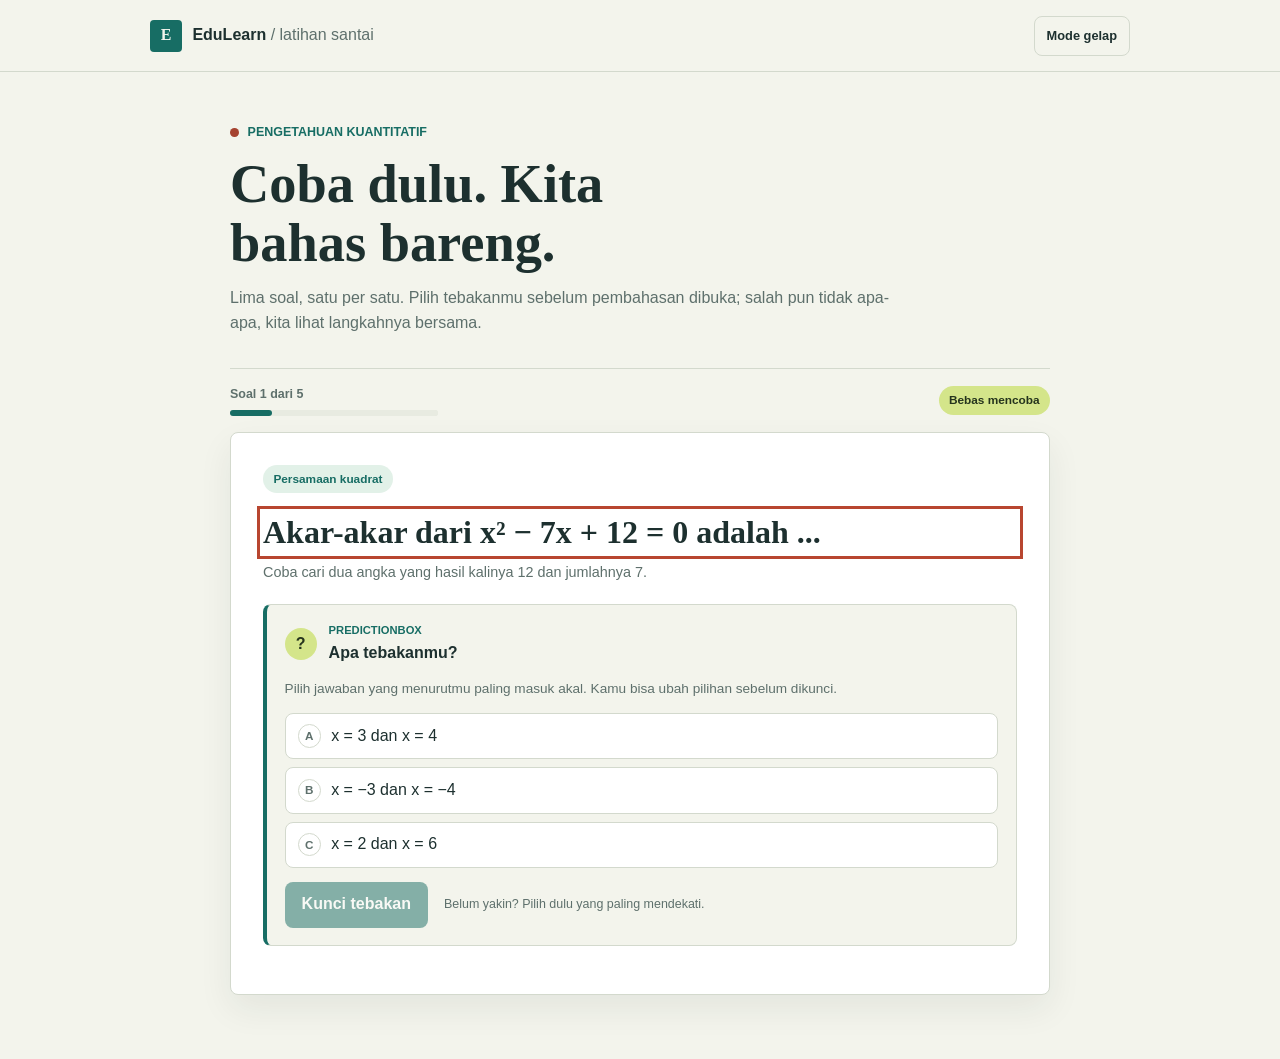
<file: latihan-santai.html>
<!DOCTYPE html>
<html lang="id" data-theme="light">
<head>
  <meta charset="UTF-8" />
  <meta name="viewport" content="width=device-width, initial-scale=1.0" />
  <meta name="theme-color" content="#f3f4ec" />
  <meta name="description" content="Coba lima soal PK dengan tebakan, petunjuk, dan pembahasan langsung." />
  <title>Latihan Santai PK | EduLearn</title>
  <link rel="stylesheet" href="latihan-santai.css" />
  <script src="latihan-santai.js" defer></script>
</head>
<body>
  <a class="skip-link" href="#main">Lewati ke latihan</a>
  <header class="practice-header">
    <a class="brand" href="index.html" aria-label="EduLearn, kembali ke halaman utama">
      <span class="brand-mark">E</span>
      <span>EduLearn <span class="brand-note">/ latihan santai</span></span>
    </a>
    <button class="theme-toggle" id="themeToggle" type="button" aria-pressed="false">Mode gelap</button>
  </header>

  <main class="practice-main" id="main">
    <section class="intro" aria-labelledby="pageTitle">
      <p class="eyebrow"><span class="eyebrow-mark" aria-hidden="true"></span> Pengetahuan Kuantitatif</p>
      <h1 id="pageTitle">Coba dulu. Kita bahas bareng.</h1>
      <p>Lima soal, satu per satu. Pilih tebakanmu sebelum pembahasan dibuka; salah pun tidak apa-apa, kita lihat langkahnya bersama.</p>
    </section>

    <section class="practice-shell" aria-label="Latihan lima soal">
      <div class="practice-topline">
        <div class="question-progress" aria-live="polite">
          <span class="progress-label" id="questionCounter">Soal 1 dari 5</span>
          <progress id="questionProgress" max="5" value="1">1 dari 5</progress>
        </div>
        <span class="session-badge">Bebas mencoba</span>
      </div>

      <article class="question-card" aria-labelledby="questionPrompt">
        <div class="question-meta">
          <span class="topic-badge" id="topicBadge">Persamaan kuadrat</span>
          <span class="recall-badge" id="recallBadge" hidden>Ingat lagi</span>
        </div>
        <h2 id="questionPrompt" tabindex="-1"></h2>
        <p class="question-context" id="questionContext"></p>

        <section class="prediction-box" aria-labelledby="predictionTitle">
          <div class="prediction-heading">
            <span class="prediction-icon" aria-hidden="true">?</span>
            <div>
              <p class="component-label">PredictionBox</p>
              <h3 id="predictionTitle">Apa tebakanmu?</h3>
            </div>
          </div>
          <p class="prediction-prompt">Pilih jawaban yang menurutmu paling masuk akal. Kamu bisa ubah pilihan sebelum dikunci.</p>
          <div class="answer-options" id="answerOptions" role="group" aria-label="Pilihan tebakan"></div>
          <div class="guess-actions">
            <button class="button button-primary" id="lockGuess" type="button" disabled>Kunci tebakan</button>
            <p class="guess-hint" id="guessHint" aria-live="polite">Belum yakin? Pilih dulu yang paling mendekati.</p>
          </div>
        </section>

        <section class="feedback-box" id="feedbackBox" aria-live="polite" hidden>
          <p class="feedback-status" id="feedbackStatus"></p>
          <p class="feedback-answer"><span>Jawaban</span><strong id="correctAnswer"></strong></p>
          <p class="feedback-explanation" id="feedbackExplanation"></p>
          <p class="feedback-nudge" id="feedbackNudge"></p>
        </section>

        <div class="question-actions">
          <button class="button button-outline" id="changeGuess" type="button" hidden>Ubah tebakan</button>
          <button class="button button-primary" id="nextQuestion" type="button" hidden>Lanjut soal</button>
        </div>
      </article>
    </section>

    <section class="completion-panel" id="completionPanel" aria-labelledby="completionTitle" hidden>
      <p class="eyebrow">Selesai satu putaran</p>
      <h2 id="completionTitle">Lima soal sudah dicoba.</h2>
      <p>Kamu bisa mengulangnya dan membandingkan cara berpikirmu. Tidak ada nilai yang perlu dikejar di sini.</p>
      <button class="button button-primary" id="restartPractice" type="button">Coba lagi</button>
    </section>
  </main>
</body>
</html>
</file>
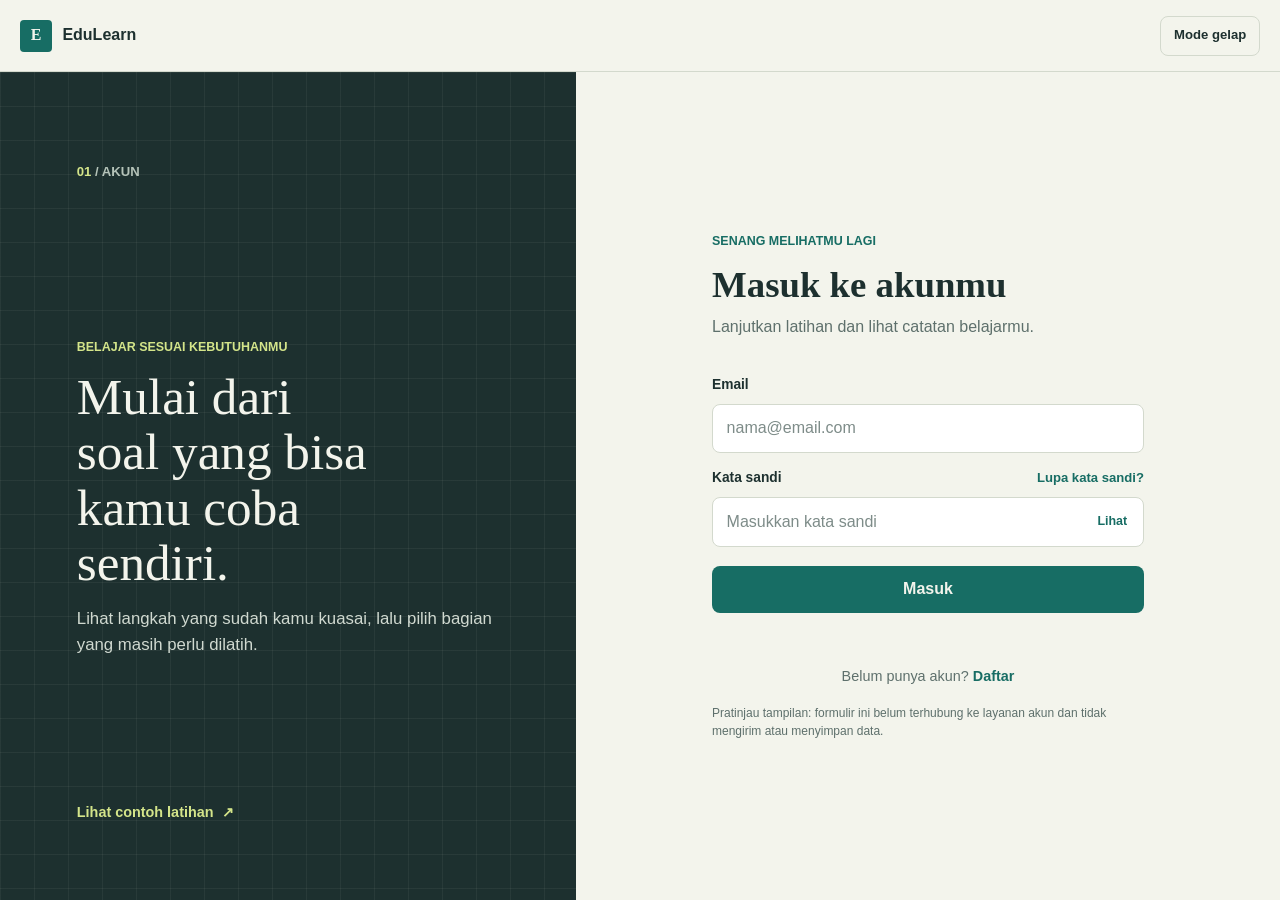
<file: masuk.html>
<!DOCTYPE html>
<html lang="id" data-theme="light">
<head>
  <meta charset="UTF-8" />
  <meta name="viewport" content="width=device-width, initial-scale=1.0" />
  <meta name="theme-color" content="#f3f4ec" />
  <title>Masuk | EduLearn</title>
  <link rel="stylesheet" href="auth.css" />
  <script src="auth.js" defer></script>
</head>
<body data-page="signin">
  <a class="skip-link" href="#main">Lewati ke konten</a>
  <header class="auth-header">
    <a class="brand" href="index.html" aria-label="EduLearn, halaman utama"><span class="brand-mark">E</span><span>EduLearn</span></a>
    <button class="theme-toggle" type="button" data-theme-toggle aria-pressed="false">Mode gelap</button>
  </header>

  <main class="auth-layout" id="main">
    <aside class="auth-aside">
      <p class="aside-index">01 <span>/ AKUN</span></p>
      <div>
        <p class="eyebrow">Belajar sesuai kebutuhanmu</p>
        <h1>Mulai dari soal yang bisa kamu coba sendiri.</h1>
        <p class="aside-copy">Lihat langkah yang sudah kamu kuasai, lalu pilih bagian yang masih perlu dilatih.</p>
      </div>
      <a class="aside-link" href="index.html">Lihat contoh latihan <span aria-hidden="true">↗</span></a>
    </aside>

    <section class="auth-main" aria-labelledby="form-title">
      <div class="auth-form-wrap">
        <p class="eyebrow">Senang melihatmu lagi</p>
        <h2 id="form-title">Masuk ke akunmu</h2>
        <p class="form-intro">Lanjutkan latihan dan lihat catatan belajarmu.</p>

        <form class="auth-form" data-demo-auth novalidate>
          <label class="field-label" for="signinEmail">Email</label>
          <input class="text-input" id="signinEmail" name="email" type="email" autocomplete="email" placeholder="nama@email.com" required />

          <div class="field-heading">
            <label class="field-label" for="signinPassword">Kata sandi</label>
            <a class="quiet-link" href="#signinNote">Lupa kata sandi?</a>
          </div>
          <div class="password-field">
            <input class="text-input" id="signinPassword" name="password" type="password" autocomplete="current-password" placeholder="Masukkan kata sandi" required minlength="8" />
            <button class="password-toggle" type="button" data-password-toggle="signinPassword" aria-label="Tampilkan kata sandi">Lihat</button>
          </div>

          <button class="button button-primary auth-submit" type="submit">Masuk</button>
          <p class="form-status" data-auth-status aria-live="polite"></p>
        </form>

        <p class="auth-switch">Belum punya akun? <a href="daftar.html">Daftar</a></p>
        <p class="preview-note" id="signinNote">Pratinjau tampilan: formulir ini belum terhubung ke layanan akun dan tidak mengirim atau menyimpan data.</p>
      </div>
    </section>
  </main>
</body>
</html>
</file>
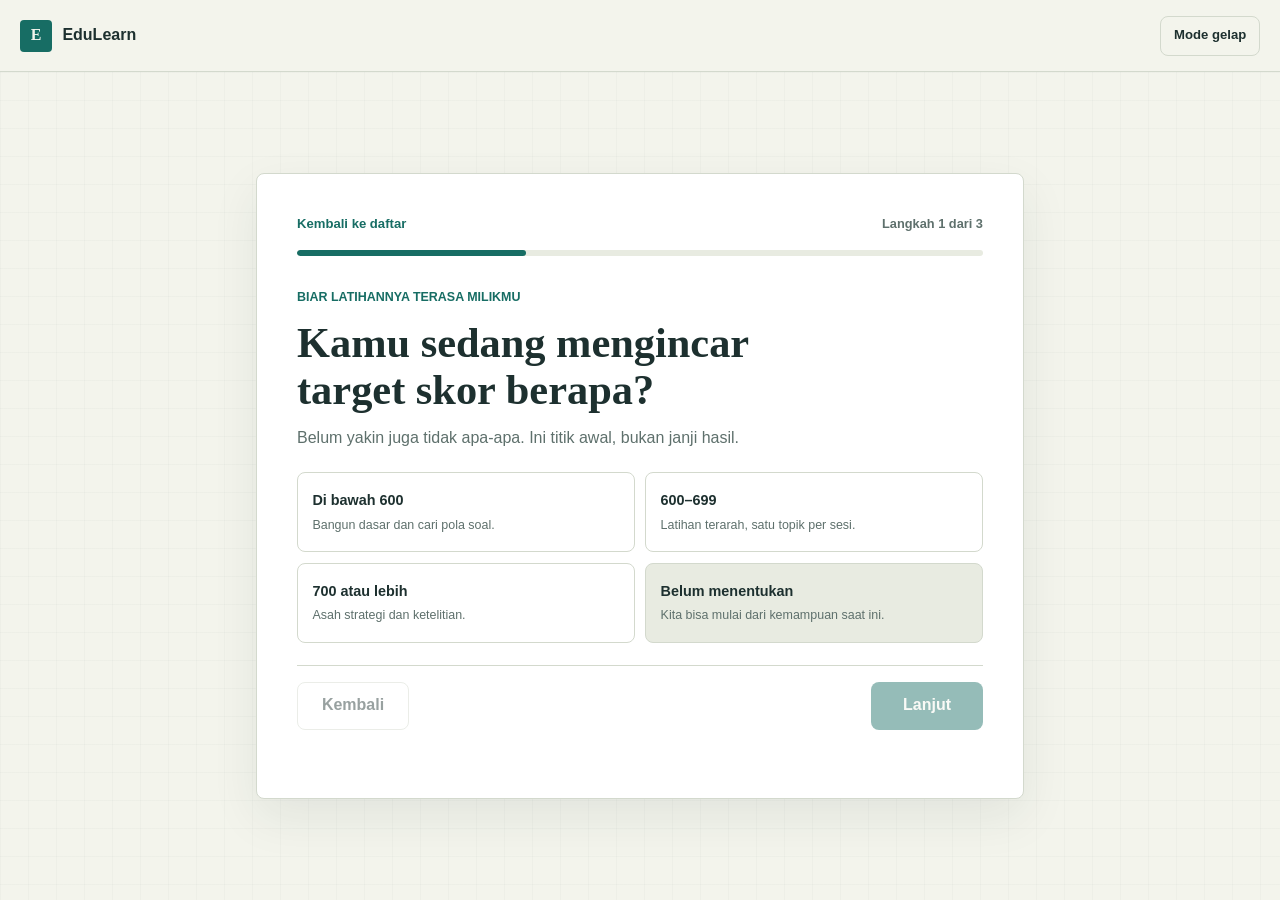
<file: onboarding.html>
<!DOCTYPE html>
<html lang="id" data-theme="light">
<head>
  <meta charset="UTF-8" />
  <meta name="viewport" content="width=device-width, initial-scale=1.0" />
  <meta name="theme-color" content="#f3f4ec" />
  <title>Rencana Belajar | EduLearn</title>
  <link rel="stylesheet" href="auth.css" />
  <script src="auth.js" defer></script>
</head>
<body data-page="onboarding">
  <a class="skip-link" href="#main">Lewati ke konten</a>
  <header class="auth-header">
    <a class="brand" href="index.html" aria-label="EduLearn, halaman utama"><span class="brand-mark">E</span><span>EduLearn</span></a>
    <button class="theme-toggle" type="button" data-theme-toggle aria-pressed="false">Mode gelap</button>
  </header>

  <main class="onboarding-layout" id="main">
    <div class="onboarding-shell" id="onboardingFlow">
      <div class="onboarding-topline">
        <a class="quiet-link" href="daftar.html">Kembali ke daftar</a>
        <span class="step-count" id="stepCount" aria-live="polite">Langkah 1 dari 3</span>
      </div>
      <div class="step-track" aria-hidden="true"><span id="stepProgress"></span></div>

      <div class="onboarding-conversation" id="onboardingSteps">
        <section class="conversation-step" data-step-panel="1" aria-labelledby="onboarding-title">
          <p class="eyebrow">Biar latihannya terasa milikmu</p>
          <h1 id="onboarding-title">Kamu sedang mengincar target skor berapa?</h1>
          <p class="conversation-prompt">Belum yakin juga tidak apa-apa. Ini titik awal, bukan janji hasil.</p>
          <div class="conversation-choices" role="group" aria-label="Pilih target skor">
            <button class="conversation-choice" type="button" data-answer-group="score" data-answer="Di bawah 600" aria-pressed="false"><strong>Di bawah 600</strong><span>Bangun dasar dan cari pola soal.</span></button>
            <button class="conversation-choice" type="button" data-answer-group="score" data-answer="600–699" aria-pressed="false"><strong>600–699</strong><span>Latihan terarah, satu topik per sesi.</span></button>
            <button class="conversation-choice" type="button" data-answer-group="score" data-answer="700 atau lebih" aria-pressed="false"><strong>700 atau lebih</strong><span>Asah strategi dan ketelitian.</span></button>
            <button class="conversation-choice choice-quiet" type="button" data-answer-group="score" data-answer="Belum menentukan" aria-pressed="false"><strong>Belum menentukan</strong><span>Kita bisa mulai dari kemampuan saat ini.</span></button>
          </div>
        </section>

        <section class="conversation-step" data-step-panel="2" aria-labelledby="weak-title" hidden>
          <p class="eyebrow">Langkah 2 / 3</p>
          <h2 id="weak-title" tabindex="-1">Topik PK mana yang paling ingin kamu kuatkan?</h2>
          <p class="conversation-prompt">Pilih yang sering bikin berhenti lama. Kita mulai dari sana.</p>
          <div class="conversation-choices topic-choices" role="group" aria-label="Pilih topik yang ingin diperkuat">
            <button class="conversation-choice" type="button" data-answer-group="topic" data-answer="Aljabar dan bilangan" aria-pressed="false"><strong>Aljabar dan bilangan</strong><span>Operasi, bentuk aljabar, dan pola bilangan.</span></button>
            <button class="conversation-choice" type="button" data-answer-group="topic" data-answer="Fungsi dan persamaan" aria-pressed="false"><strong>Fungsi dan persamaan</strong><span>Relasi, fungsi, persamaan, dan akar.</span></button>
            <button class="conversation-choice" type="button" data-answer-group="topic" data-answer="Geometri dan pengukuran" aria-pressed="false"><strong>Geometri dan pengukuran</strong><span>Bentuk, ukuran, dan hubungan ruang.</span></button>
            <button class="conversation-choice" type="button" data-answer-group="topic" data-answer="Statistika dan peluang" aria-pressed="false"><strong>Statistika dan peluang</strong><span>Membaca data dan memperkirakan kemungkinan.</span></button>
          </div>
        </section>

        <section class="conversation-step" data-step-panel="3" aria-labelledby="schedule-title" hidden>
          <p class="eyebrow">Langkah 3 / 3</p>
          <h2 id="schedule-title" tabindex="-1">Kapan waktu latihan yang realistis buatmu?</h2>
          <p class="conversation-prompt">Pilih ritme yang kira-kira bisa dijaga. Nanti bisa kamu sesuaikan.</p>
          <div class="conversation-choices schedule-choices" role="group" aria-label="Pilih jadwal latihan">
            <button class="conversation-choice" type="button" data-answer-group="schedule" data-answer="Senin, Rabu, Jumat · 19.00" aria-pressed="false"><strong>Senin, Rabu, Jumat</strong><span>19.00 · sekitar 20 menit</span></button>
            <button class="conversation-choice" type="button" data-answer-group="schedule" data-answer="Selasa, Kamis, Sabtu · 19.00" aria-pressed="false"><strong>Selasa, Kamis, Sabtu</strong><span>19.00 · sekitar 20 menit</span></button>
            <button class="conversation-choice" type="button" data-answer-group="schedule" data-answer="Sabtu dan Minggu · 10.00" aria-pressed="false"><strong>Sabtu dan Minggu</strong><span>10.00 · sekitar 30 menit</span></button>
          </div>
        </section>
      </div>

      <section class="plan-summary" id="planSummary" aria-labelledby="summary-title" hidden>
        <p class="eyebrow">Rencana awalmu</p>
        <h2 id="summary-title">Oke, kita punya titik mulai.</h2>
        <p class="summary-intro">Ini bukan patokan tetap. Kamu bisa mengubahnya saat kebutuhanmu berubah.</p>
        <dl class="summary-list">
          <div><dt>Target skor</dt><dd id="summaryScore"></dd></div>
          <div><dt>Topik yang dipilih</dt><dd id="summaryTopic"></dd></div>
          <div><dt>Waktu latihan</dt><dd id="summarySchedule"></dd></div>
        </dl>
        <p class="preview-note">Pilihan ini hanya tersimpan selama pratinjau dibuka. Belum ditautkan ke akun.</p>
        <a class="button button-primary summary-cta" href="index.html#latihan">Lihat latihan</a>
        <button class="text-button" type="button" id="editPlan">Ubah jawaban</button>
      </section>

      <div class="onboarding-actions" id="onboardingActions">
        <button class="button button-outline" type="button" id="previousStep" disabled>Kembali</button>
        <button class="button button-primary" type="button" id="nextStep" disabled>Lanjut</button>
      </div>
      <p class="onboarding-status" id="onboardingStatus" aria-live="polite"></p>
    </div>
  </main>
</body>
</html>
</file>
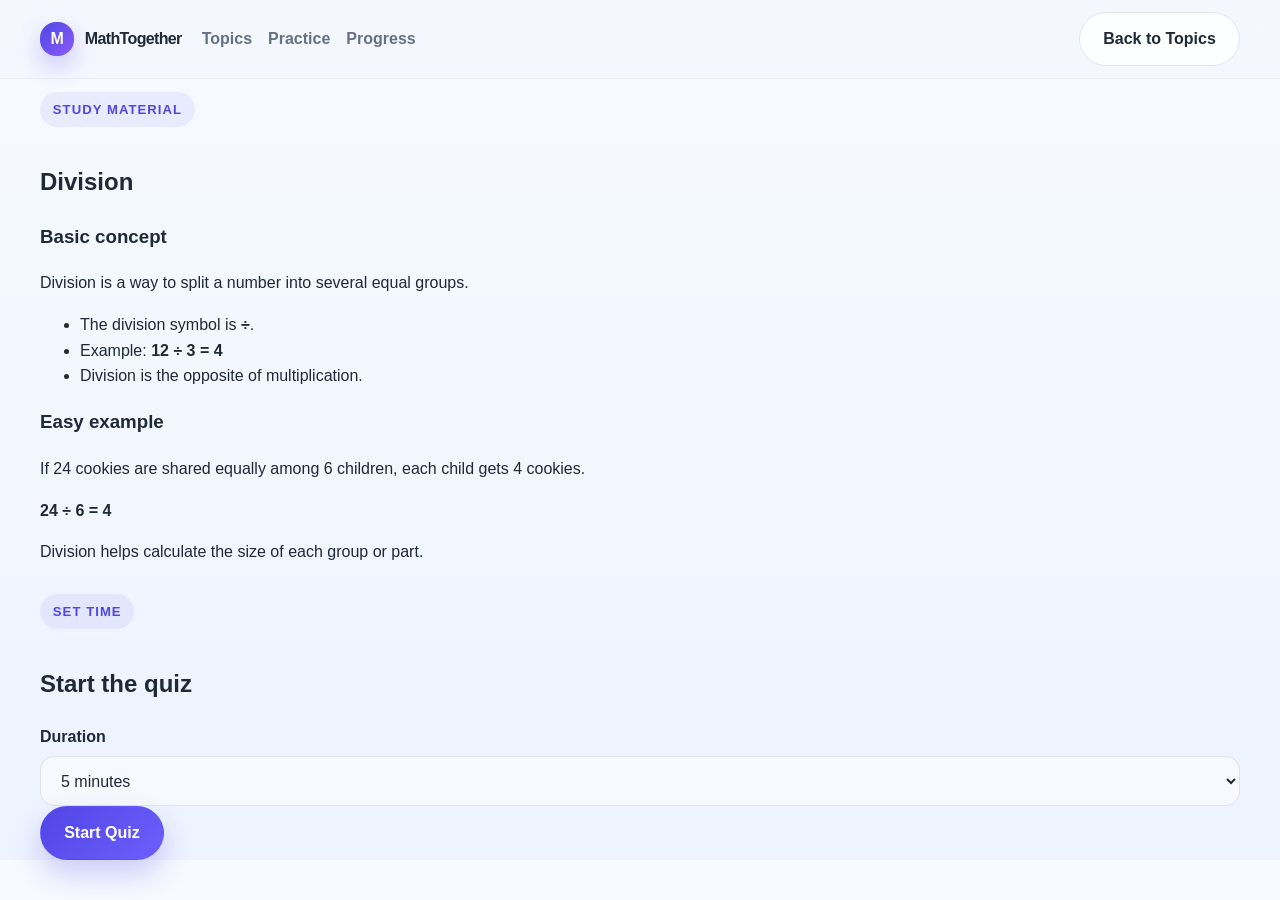
<file: pembagian.html>
<!DOCTYPE html>
<html lang="en">
<head>
    <meta charset="UTF-8">
    <meta name="viewport" content="width=device-width, initial-scale=1.0">
    <title>MathTogether | Division</title>
    <meta name="description" content="Division study guide and quiz with timer and error explanations.">
    <link rel="stylesheet" href="style.css">
</head>
<body>
    <header class="topbar">
        <div class="container nav">
            <a href="index.html" class="brand" aria-label="MathTogether home">
                <span class="brand-mark">M</span>
                <span>MathTogether</span>
            </a>

            <nav class="nav-links" aria-label="Main navigation">
                <a href="index.html#materi">Topics</a>
                <a href="index.html#latihan">Practice</a>
                <a href="index.html#progress">Progress</a>
            </nav>

            <div class="nav-actions">
                <a class="btn btn-secondary" href="index.html">Back to Topics</a>
            </div>

            <button class="menu-toggle" aria-label="Toggle navigation">☰</button>
        </div>
    </header>

    <main class="quiz-page">
        <div class="container">
            <section class="material-section">
                <p class="eyebrow">Study material</p>
                <h1>Division</h1>

                <div class="study-grid">
                    <div class="study-card">
                        <h3>Basic concept</h3>
                        <p>Division is a way to split a number into several equal groups.</p>
                        <ul>
                            <li>The division symbol is <strong>÷</strong>.</li>
                            <li>Example: <strong>12 ÷ 3 = 4</strong></li>
                            <li>Division is the opposite of multiplication.</li>
                        </ul>
                    </div>

                    <div class="study-card highlight">
                        <h3>Easy example</h3>
                        <p>If 24 cookies are shared equally among 6 children, each child gets 4 cookies.</p>
                        <p><strong>24 ÷ 6 = 4</strong></p>
                        <p>Division helps calculate the size of each group or part.</p>
                    </div>
                </div>
            </section>

            <section class="timer-section">
                <div class="timer-box">
                    <div>
                        <p class="eyebrow small">Set time</p>
                        <h2>Start the quiz</h2>
                    </div>

                    <div class="timer-controls">
                        <div class="field-group">
                            <label for="timerSelect">Duration</label>
                            <select id="timerSelect">
                                <option value="1">1 minute</option>
                                <option value="3">3 minutes</option>
                                <option value="5" selected>5 minutes</option>
                                <option value="10">10 minutes</option>
                            </select>
                        </div>
                        <button id="startQuizBtn" class="btn btn-primary" type="button">Start Quiz</button>
                    </div>
                </div>
            </section>

            <section id="quizSection" class="quiz-content hidden">
                <div class="quiz-topbar">
                    <div class="timer-display">
                        <span>Time remaining</span>
                        <strong id="timerDisplay">05:00</strong>
                    </div>
                    <div class="score-badge">
                        <span>Score</span>
                        <strong id="scoreDisplay">0</strong>
                    </div>
                </div>

                <div id="quizContainer" class="quiz-form"></div>

                <div class="quiz-footer">
                    <button id="finishBtn" class="btn btn-secondary" type="button">Finish</button>
                </div>

                <div id="resultBox" class="result-box hidden">
                    <h3>Quiz Results</h3>
                    <p id="resultSummary"></p>
                    <div id="mistakeList" class="mistake-list"></div>
                    <div class="quiz-actions">
                        <button id="retryBtn" class="btn btn-primary" type="button">Retry Quiz</button>
                        <a class="btn btn-secondary" href="index.html">Back to Topics</a>
                    </div>
                </div>
            </section>
        </div>
    </main>

    <script src="script.js"></script>
    <script>
        const questions = [
            { question: '12 ÷ 3 = ?', options: ['3', '4', '5', '6'], correct: 1, explanation: 'Correct, 12 ÷ 3 = 4.' },
            { question: '20 ÷ 5 = ?', options: ['3', '4', '5', '6'], correct: 1, explanation: 'Correct, 20 ÷ 5 = 4.' },
            { question: '18 ÷ 2 = ?', options: ['7', '8', '9', '10'], correct: 2, explanation: 'Correct, 18 ÷ 2 = 9.' },
            { question: '24 ÷ 6 = ?', options: ['3', '4', '5', '6'], correct: 1, explanation: 'Correct, 24 ÷ 6 = 4.' },
            { question: '30 ÷ 5 = ?', options: ['4', '5', '6', '7'], correct: 2, explanation: 'Correct, 30 ÷ 5 = 6.' }
        ];

        const quizSection = document.getElementById('quizSection');
        const quizContainer = document.getElementById('quizContainer');
        const timerDisplay = document.getElementById('timerDisplay');
        const scoreDisplay = document.getElementById('scoreDisplay');
        const timerSelect = document.getElementById('timerSelect');
        const startQuizBtn = document.getElementById('startQuizBtn');
        const finishBtn = document.getElementById('finishBtn');
        const resultBox = document.getElementById('resultBox');
        const resultSummary = document.getElementById('resultSummary');
        const mistakeList = document.getElementById('mistakeList');
        const retryBtn = document.getElementById('retryBtn');

        let timerId = null;
        let timeLeft = 0;
        let score = 0;
        let answeredCount = 0;
        let mistakes = [];

        function formatTime(totalSeconds) {
            const minutes = Math.floor(totalSeconds / 60);
            const seconds = totalSeconds % 60;
            return `${String(minutes).padStart(2, '0')}:${String(seconds).padStart(2, '0')}`;
        }

        function renderQuestions() {
            quizContainer.innerHTML = questions.map((item, index) => `
                <div class="question-card" data-index="${index}">
                    <h3>${index + 1}. ${item.question}</h3>
                    <div class="option-list">
                        ${item.options.map((option, optionIndex) => `
                            <button class="option-btn" type="button" data-index="${index}" data-option="${optionIndex}">
                                ${option}
                            </button>
                        `).join('')}
                    </div>
                    <div class="explanation"></div>
                </div>
            `).join('');
        }

        function resetState() {
            clearInterval(timerId);
            score = 0;
            answeredCount = 0;
            mistakes = [];
            scoreDisplay.textContent = '0';
            resultBox.classList.add('hidden');
            finishBtn.disabled = true;
            timerSelect.disabled = false;
            startQuizBtn.disabled = false;
        }

        function finishQuiz(autoEnded = false) {
            clearInterval(timerId);

            const totalQuestions = questions.length;
            const unanswered = totalQuestions - answeredCount;
            const percent = Math.round((score / totalQuestions) * 100);
            const statusText = autoEnded ? 'Time is up! Quiz finished.' : 'Quiz finished!';

            resultSummary.innerHTML = `
                <strong>Score:</strong> ${score}/${totalQuestions} (${percent}%)<br>
                <strong>Status:</strong> ${statusText}<br>
                <strong>Unanswered:</strong> ${unanswered}
            `;

            const list = mistakes.length
                ? mistakes.map((item) => `
                    <div class="mistake-item">
                        <p><strong>Question ${item.no}:</strong> ${item.question}</p>
                        <p>Your answer: ${item.selected}</p>
                        <p>Explanation: ${item.explanation}</p>
                    </div>
                `).join('')
                : '<div class="mistake-item"><p>All answers are correct! 🎉</p></div>';

            mistakeList.innerHTML = list;
            resultBox.classList.remove('hidden');

            quizContainer.querySelectorAll('.option-btn').forEach((btn) => {
                btn.disabled = true;
            });

            finishBtn.disabled = true;
            timerSelect.disabled = false;
            startQuizBtn.disabled = false;
        }

        function startQuiz() {
            resetState();
            const minutes = Number(timerSelect.value);
            timeLeft = minutes * 60;
            renderQuestions();
            quizSection.classList.remove('hidden');
            timerDisplay.textContent = formatTime(timeLeft);
            updateScore();
            timerSelect.disabled = true;
            startQuizBtn.disabled = true;
            finishBtn.disabled = false;

            timerId = setInterval(() => {
                timeLeft -= 1;
                timerDisplay.textContent = formatTime(timeLeft);

                if (timeLeft <= 0) {
                    finishQuiz(true);
                }
            }, 1000);
        }

        function updateScore() {
            scoreDisplay.textContent = score;
        }

        startQuizBtn.addEventListener('click', startQuiz);
        retryBtn.addEventListener('click', startQuiz);
        finishBtn.addEventListener('click', () => finishQuiz(false));

        quizContainer.addEventListener('click', function (event) {
            const button = event.target.closest('.option-btn');
            if (!button) return;

            const questionIndex = Number(button.dataset.index);
            const questionCard = button.closest('.question-card');
            const question = questions[questionIndex];
            const chosenIndex = Number(button.dataset.option);

            if (questionCard.dataset.answered === 'true') return;

            const explanation = questionCard.querySelector('.explanation');
            const options = questionCard.querySelectorAll('.option-btn');

            questionCard.dataset.answered = 'true';
            answeredCount += 1;

            options.forEach((option) => {
                option.disabled = true;
                const optionIndex = Number(option.dataset.option);
                if (optionIndex === question.correct) {
                    option.classList.add('correct');
                }
            });

            if (chosenIndex === question.correct) {
                score += 1;
                button.classList.add('correct');
                explanation.textContent = 'Correct! ' + question.explanation;
            } else {
                button.classList.add('incorrect');
                mistakes.push({
                    no: questionIndex + 1,
                    question: question.question,
                    selected: question.options[chosenIndex],
                    explanation: question.explanation
                });
                explanation.textContent = 'Incorrect. ' + question.explanation;
            }

            updateScore();

            if (answeredCount === questions.length) {
                finishQuiz(false);
            }
        });
    </script>
</body>
</html>
</file>
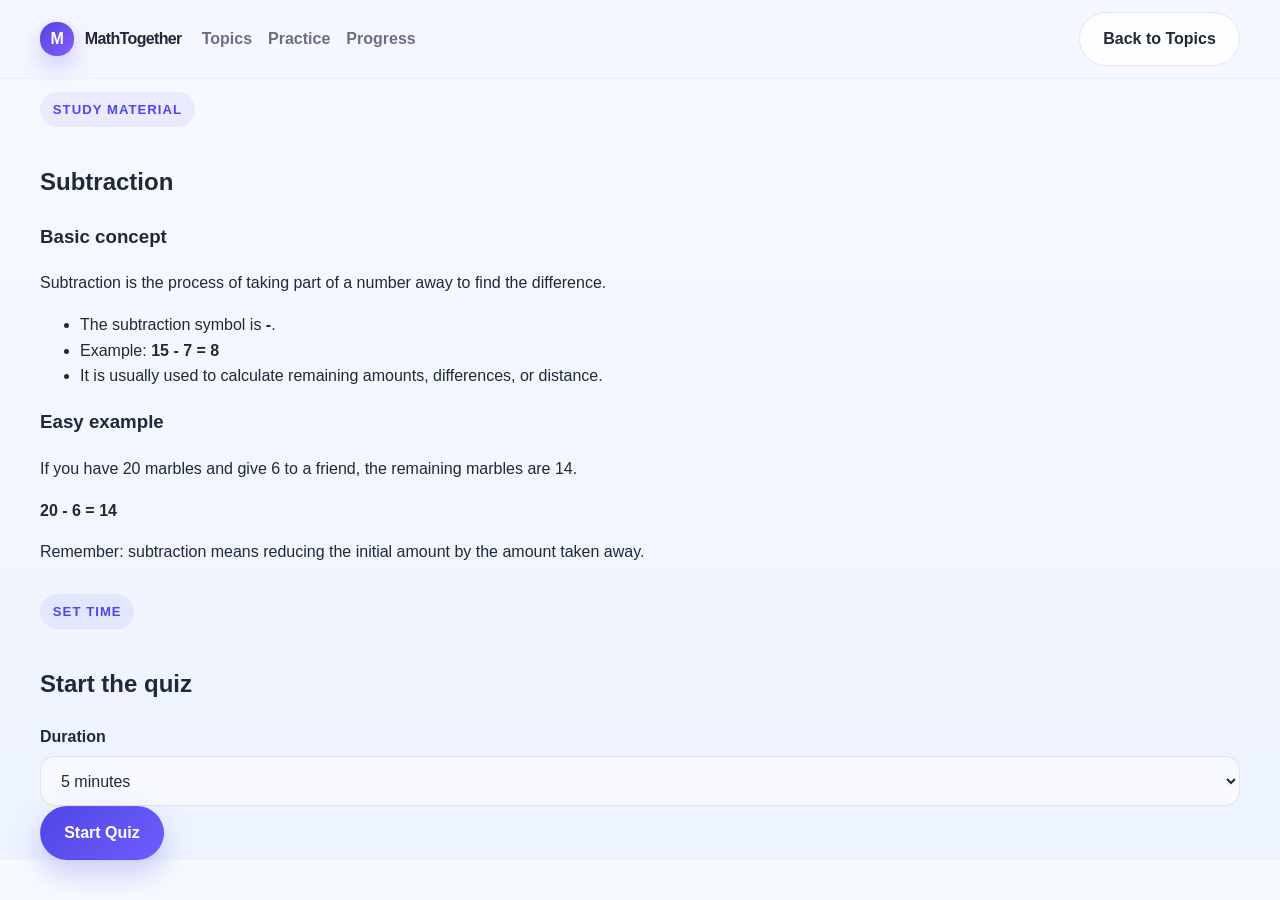
<file: pengurangan.html>
<!DOCTYPE html>
<html lang="en">
<head>
    <meta charset="UTF-8">
    <meta name="viewport" content="width=device-width, initial-scale=1.0">
    <title>MathTogether | Subtraction</title>
    <meta name="description" content="Subtraction study guide and quiz with timer and error explanations.">
    <link rel="stylesheet" href="style.css">
</head>
<body>
    <header class="topbar">
        <div class="container nav">
            <a href="index.html" class="brand" aria-label="MathTogether home">
                <span class="brand-mark">M</span>
                <span>MathTogether</span>
            </a>

            <nav class="nav-links" aria-label="Main navigation">
                <a href="index.html#materi">Topics</a>
                <a href="index.html#latihan">Practice</a>
                <a href="index.html#progress">Progress</a>
            </nav>

            <div class="nav-actions">
                <a class="btn btn-secondary" href="index.html">Back to Topics</a>
            </div>

            <button class="menu-toggle" aria-label="Toggle navigation">☰</button>
        </div>
    </header>

    <main class="quiz-page">
        <div class="container">
            <section class="material-section">
                <p class="eyebrow">Study material</p>
                <h1>Subtraction</h1>

                <div class="study-grid">
                    <div class="study-card">
                        <h3>Basic concept</h3>
                        <p>Subtraction is the process of taking part of a number away to find the difference.</p>
                        <ul>
                            <li>The subtraction symbol is <strong>-</strong>.</li>
                            <li>Example: <strong>15 - 7 = 8</strong></li>
                            <li>It is usually used to calculate remaining amounts, differences, or distance.</li>
                        </ul>
                    </div>

                    <div class="study-card highlight">
                        <h3>Easy example</h3>
                        <p>If you have 20 marbles and give 6 to a friend, the remaining marbles are 14.</p>
                        <p><strong>20 - 6 = 14</strong></p>
                        <p>Remember: subtraction means reducing the initial amount by the amount taken away.</p>
                    </div>
                </div>
            </section>

            <section class="timer-section">
                <div class="timer-box">
                    <div>
                        <p class="eyebrow small">Set time</p>
                        <h2>Start the quiz</h2>
                    </div>

                    <div class="timer-controls">
                        <div class="field-group">
                            <label for="timerSelect">Duration</label>
                            <select id="timerSelect">
                                <option value="1">1 minute</option>
                                <option value="3">3 minutes</option>
                                <option value="5" selected>5 minutes</option>
                                <option value="10">10 minutes</option>
                            </select>
                        </div>
                        <button id="startQuizBtn" class="btn btn-primary" type="button">Start Quiz</button>
                    </div>
                </div>
            </section>

            <section id="quizSection" class="quiz-content hidden">
                <div class="quiz-topbar">
                    <div class="timer-display">
                        <span>Time remaining</span>
                        <strong id="timerDisplay">05:00</strong>
                    </div>
                    <div class="score-badge">
                        <span>Score</span>
                        <strong id="scoreDisplay">0</strong>
                    </div>
                </div>

                <div id="quizContainer" class="quiz-form"></div>

                <div class="quiz-footer">
                    <button id="finishBtn" class="btn btn-secondary" type="button">Finish</button>
                </div>

                <div id="resultBox" class="result-box hidden">
                    <h3>Quiz Results</h3>
                    <p id="resultSummary"></p>
                    <div id="mistakeList" class="mistake-list"></div>
                    <div class="quiz-actions">
                        <button id="retryBtn" class="btn btn-primary" type="button">Retry Quiz</button>
                        <a class="btn btn-secondary" href="index.html">Back to Topics</a>
                    </div>
                </div>
            </section>
        </div>
    </main>

    <script src="script.js"></script>
    <script>
        const questions = [
            { question: '8 - 3 = ?', options: ['4', '5', '6', '7'], correct: 1, explanation: 'Correct, 8 - 3 = 5.' },
            { question: '14 - 6 = ?', options: ['7', '8', '9', '10'], correct: 1, explanation: 'Correct, 14 - 6 = 8.' },
            { question: '20 - 9 = ?', options: ['10', '11', '12', '13'], correct: 1, explanation: 'Correct, 20 - 9 = 11.' },
            { question: '17 - 8 = ?', options: ['7', '8', '9', '10'], correct: 2, explanation: 'Correct, 17 - 8 = 9.' },
            { question: '25 - 15 = ?', options: ['9', '10', '11', '12'], correct: 1, explanation: 'Correct, 25 - 15 = 10.' }
        ];

        const quizSection = document.getElementById('quizSection');
        const quizContainer = document.getElementById('quizContainer');
        const timerDisplay = document.getElementById('timerDisplay');
        const scoreDisplay = document.getElementById('scoreDisplay');
        const timerSelect = document.getElementById('timerSelect');
        const startQuizBtn = document.getElementById('startQuizBtn');
        const finishBtn = document.getElementById('finishBtn');
        const resultBox = document.getElementById('resultBox');
        const resultSummary = document.getElementById('resultSummary');
        const mistakeList = document.getElementById('mistakeList');
        const retryBtn = document.getElementById('retryBtn');

        let timerId = null;
        let timeLeft = 0;
        let score = 0;
        let answeredCount = 0;
        let mistakes = [];

        function formatTime(totalSeconds) {
            const minutes = Math.floor(totalSeconds / 60);
            const seconds = totalSeconds % 60;
            return `${String(minutes).padStart(2, '0')}:${String(seconds).padStart(2, '0')}`;
        }

        function renderQuestions() {
            quizContainer.innerHTML = questions.map((item, index) => `
                <div class="question-card" data-index="${index}">
                    <h3>${index + 1}. ${item.question}</h3>
                    <div class="option-list">
                        ${item.options.map((option, optionIndex) => `
                            <button class="option-btn" type="button" data-index="${index}" data-option="${optionIndex}">
                                ${option}
                            </button>
                        `).join('')}
                    </div>
                    <div class="explanation"></div>
                </div>
            `).join('');
        }

        function resetState() {
            clearInterval(timerId);
            score = 0;
            answeredCount = 0;
            mistakes = [];
            scoreDisplay.textContent = '0';
            resultBox.classList.add('hidden');
            finishBtn.disabled = true;
            timerSelect.disabled = false;
            startQuizBtn.disabled = false;
        }

        function finishQuiz(autoEnded = false) {
            clearInterval(timerId);

            const totalQuestions = questions.length;
            const unanswered = totalQuestions - answeredCount;
            const percent = Math.round((score / totalQuestions) * 100);
            const statusText = autoEnded ? 'Time is up! Quiz finished.' : 'Quiz finished!';

            resultSummary.innerHTML = `
                <strong>Score:</strong> ${score}/${totalQuestions} (${percent}%)<br>
                <strong>Status:</strong> ${statusText}<br>
                <strong>Unanswered:</strong> ${unanswered}
            `;

            const list = mistakes.length
                ? mistakes.map((item) => `
                    <div class="mistake-item">
                        <p><strong>Question ${item.no}:</strong> ${item.question}</p>
                        <p>Your answer: ${item.selected}</p>
                        <p>Explanation: ${item.explanation}</p>
                    </div>
                `).join('')
                : '<div class="mistake-item"><p>All answers are correct! 🎉</p></div>';

            mistakeList.innerHTML = list;
            resultBox.classList.remove('hidden');

            quizContainer.querySelectorAll('.option-btn').forEach((btn) => {
                btn.disabled = true;
            });

            finishBtn.disabled = true;
            timerSelect.disabled = false;
            startQuizBtn.disabled = false;
        }

        function startQuiz() {
            resetState();
            const minutes = Number(timerSelect.value);
            timeLeft = minutes * 60;
            renderQuestions();
            quizSection.classList.remove('hidden');
            timerDisplay.textContent = formatTime(timeLeft);
            updateScore();
            timerSelect.disabled = true;
            startQuizBtn.disabled = true;
            finishBtn.disabled = false;

            timerId = setInterval(() => {
                timeLeft -= 1;
                timerDisplay.textContent = formatTime(timeLeft);

                if (timeLeft <= 0) {
                    finishQuiz(true);
                }
            }, 1000);
        }

        function updateScore() {
            scoreDisplay.textContent = score;
        }

        startQuizBtn.addEventListener('click', startQuiz);
        retryBtn.addEventListener('click', startQuiz);
        finishBtn.addEventListener('click', () => finishQuiz(false));

        quizContainer.addEventListener('click', function (event) {
            const button = event.target.closest('.option-btn');
            if (!button) return;

            const questionIndex = Number(button.dataset.index);
            const questionCard = button.closest('.question-card');
            const question = questions[questionIndex];
            const chosenIndex = Number(button.dataset.option);

            if (questionCard.dataset.answered === 'true') return;

            const explanation = questionCard.querySelector('.explanation');
            const options = questionCard.querySelectorAll('.option-btn');

            questionCard.dataset.answered = 'true';
            answeredCount += 1;

            options.forEach((option) => {
                option.disabled = true;
                const optionIndex = Number(option.dataset.option);
                if (optionIndex === question.correct) {
                    option.classList.add('correct');
                }
            });

            if (chosenIndex === question.correct) {
                score += 1;
                button.classList.add('correct');
                explanation.textContent = 'Correct! ' + question.explanation;
            } else {
                button.classList.add('incorrect');
                mistakes.push({
                    no: questionIndex + 1,
                    question: question.question,
                    selected: question.options[chosenIndex],
                    explanation: question.explanation
                });
                explanation.textContent = 'Incorrect. ' + question.explanation;
            }

            updateScore();

            if (answeredCount === questions.length) {
                finishQuiz(false);
            }
        });
    </script>
</body>
</html>
</file>
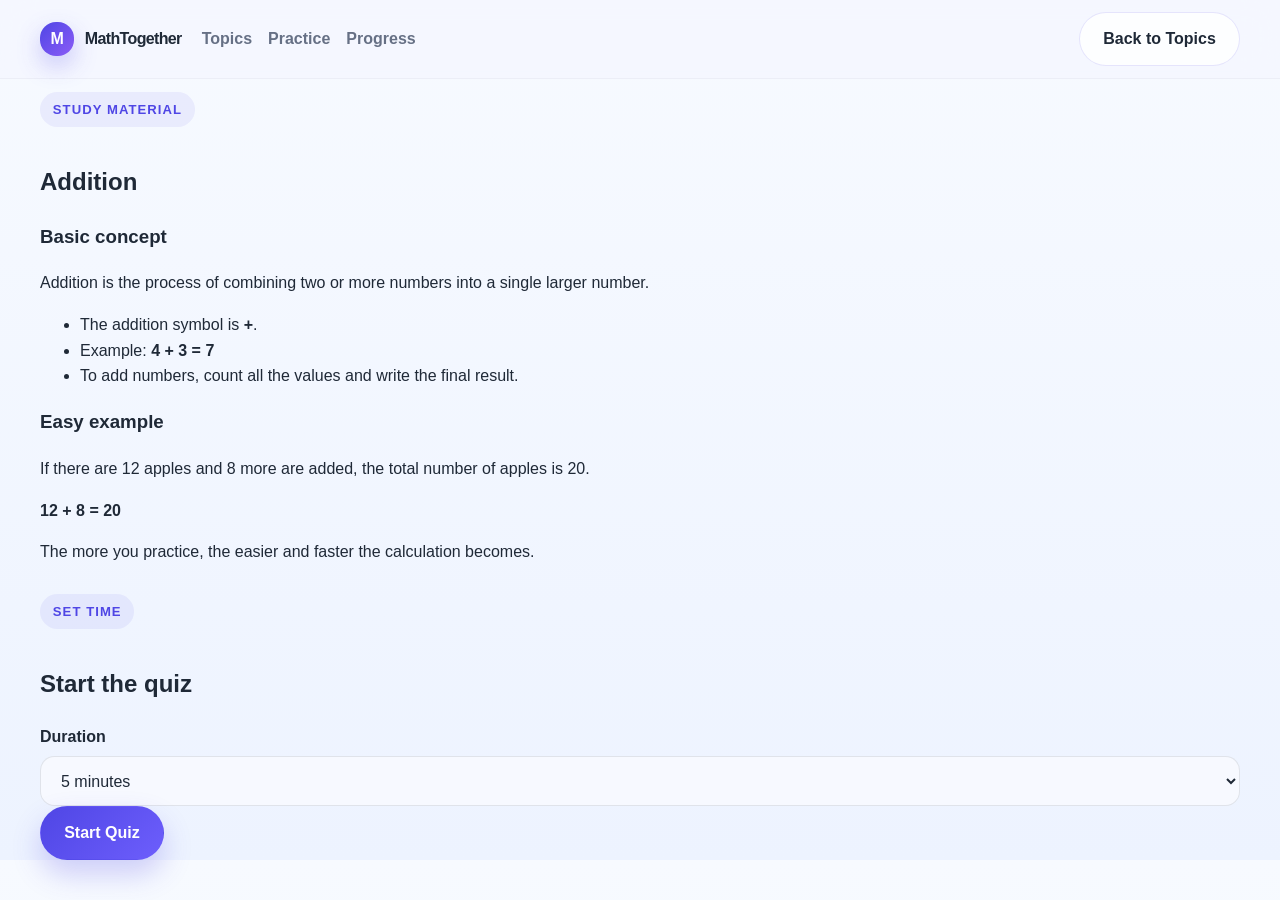
<file: penjumlahan.html>
<!DOCTYPE html>
<html lang="en">
<head>
    <meta charset="UTF-8">
    <meta name="viewport" content="width=device-width, initial-scale=1.0">
    <title>MathTogether | Addition</title>
    <meta name="description" content="Addition study guide and quiz with timer and error explanations.">
    <link rel="stylesheet" href="style.css">
</head>
<body>
    <header class="topbar">
        <div class="container nav">
            <a href="index.html" class="brand" aria-label="MathTogether home">
                <span class="brand-mark">M</span>
                <span>MathTogether</span>
            </a>

            <nav class="nav-links" aria-label="Main navigation">
                <a href="index.html#materi">Topics</a>
                <a href="index.html#latihan">Practice</a>
                <a href="index.html#progress">Progress</a>
            </nav>

            <div class="nav-actions">
                <a class="btn btn-secondary" href="index.html">Back to Topics</a>
            </div>

            <button class="menu-toggle" aria-label="Toggle navigation">☰</button>
        </div>
    </header>

    <main class="quiz-page">
        <div class="container">
            <section class="material-section">
                <p class="eyebrow">Study material</p>
                <h1>Addition</h1>

                <div class="study-grid">
                    <div class="study-card">
                        <h3>Basic concept</h3>
                        <p>Addition is the process of combining two or more numbers into a single larger number.</p>
                        <ul>
                            <li>The addition symbol is <strong>+</strong>.</li>
                            <li>Example: <strong>4 + 3 = 7</strong></li>
                            <li>To add numbers, count all the values and write the final result.</li>
                        </ul>
                    </div>

                    <div class="study-card highlight">
                        <h3>Easy example</h3>
                        <p>If there are 12 apples and 8 more are added, the total number of apples is 20.</p>
                        <p><strong>12 + 8 = 20</strong></p>
                        <p>The more you practice, the easier and faster the calculation becomes.</p>
                    </div>
                </div>
            </section>

            <section class="timer-section">
                <div class="timer-box">
                    <div>
                        <p class="eyebrow small">Set time</p>
                        <h2>Start the quiz</h2>
                    </div>

                    <div class="timer-controls">
                        <div class="field-group">
                            <label for="timerSelect">Duration</label>
                            <select id="timerSelect">
                                <option value="1">1 minute</option>
                                <option value="3">3 minutes</option>
                                <option value="5" selected>5 minutes</option>
                                <option value="10">10 minutes</option>
                            </select>
                        </div>
                        <button id="startQuizBtn" class="btn btn-primary" type="button">Start Quiz</button>
                    </div>
                </div>
            </section>

            <section id="quizSection" class="quiz-content hidden">
                <div class="quiz-topbar">
                    <div class="timer-display">
                        <span>Time remaining</span>
                        <strong id="timerDisplay">05:00</strong>
                    </div>
                    <div class="score-badge">
                        <span>Score</span>
                        <strong id="scoreDisplay">0</strong>
                    </div>
                </div>

                <div id="quizContainer" class="quiz-form"></div>

                <div class="quiz-footer">
                    <button id="finishBtn" class="btn btn-secondary" type="button">Finish</button>
                </div>

                <div id="resultBox" class="result-box hidden">
                    <h3>Quiz Results</h3>
                    <p id="resultSummary"></p>
                    <div id="mistakeList" class="mistake-list"></div>
                    <div class="quiz-actions">
                        <button id="retryBtn" class="btn btn-primary" type="button">Retry Quiz</button>
                        <a class="btn btn-secondary" href="index.html">Back to Topics</a>
                    </div>
                </div>
            </section>
        </div>
    </main>

    <script src="script.js"></script>
    <script>
        const questions = [
            { question: '4 + 3 = ?', options: ['6', '7', '8', '9'], correct: 1, explanation: 'Correct, 4 + 3 = 7.' },
            { question: '9 + 5 = ?', options: ['13', '14', '15', '16'], correct: 1, explanation: 'Correct, 9 + 5 = 14.' },
            { question: '12 + 8 = ?', options: ['18', '19', '20', '21'], correct: 2, explanation: 'Correct, 12 + 8 = 20.' },
            { question: '15 + 7 = ?', options: ['20', '21', '22', '23'], correct: 2, explanation: 'Correct, 15 + 7 = 22.' },
            { question: '25 + 10 = ?', options: ['33', '34', '35', '36'], correct: 2, explanation: 'Correct, 25 + 10 = 35.' }
        ];

        const quizSection = document.getElementById('quizSection');
        const quizContainer = document.getElementById('quizContainer');
        const timerDisplay = document.getElementById('timerDisplay');
        const scoreDisplay = document.getElementById('scoreDisplay');
        const timerSelect = document.getElementById('timerSelect');
        const startQuizBtn = document.getElementById('startQuizBtn');
        const finishBtn = document.getElementById('finishBtn');
        const resultBox = document.getElementById('resultBox');
        const resultSummary = document.getElementById('resultSummary');
        const mistakeList = document.getElementById('mistakeList');
        const retryBtn = document.getElementById('retryBtn');

        let timerId = null;
        let timeLeft = 0;
        let score = 0;
        let answeredCount = 0;
        let mistakes = [];

        function formatTime(totalSeconds) {
            const minutes = Math.floor(totalSeconds / 60);
            const seconds = totalSeconds % 60;
            return `${String(minutes).padStart(2, '0')}:${String(seconds).padStart(2, '0')}`;
        }

        function renderQuestions() {
            quizContainer.innerHTML = questions.map((item, index) => `
                <div class="question-card" data-index="${index}">
                    <h3>${index + 1}. ${item.question}</h3>
                    <div class="option-list">
                        ${item.options.map((option, optionIndex) => `
                            <button class="option-btn" type="button" data-index="${index}" data-option="${optionIndex}">
                                ${option}
                            </button>
                        `).join('')}
                    </div>
                    <div class="explanation"></div>
                </div>
            `).join('');
        }

        function resetState() {
            clearInterval(timerId);
            score = 0;
            answeredCount = 0;
            mistakes = [];
            scoreDisplay.textContent = '0';
            resultBox.classList.add('hidden');
            finishBtn.disabled = true;
            timerSelect.disabled = false;
            startQuizBtn.disabled = false;
        }

        function finishQuiz(autoEnded = false) {
            clearInterval(timerId);

            const totalQuestions = questions.length;
            const unanswered = totalQuestions - answeredCount;
            const percent = Math.round((score / totalQuestions) * 100);
            const statusText = autoEnded ? 'Time is up! Quiz finished.' : 'Quiz finished!';

            resultSummary.innerHTML = `
                <strong>Score:</strong> ${score}/${totalQuestions} (${percent}%)<br>
                <strong>Status:</strong> ${statusText}<br>
                <strong>Unanswered:</strong> ${unanswered}
            `;

            const list = mistakes.length
                ? mistakes.map((item) => `
                    <div class="mistake-item">
                        <p><strong>Question ${item.no}:</strong> ${item.question}</p>
                        <p>Your answer: ${item.selected}</p>
                        <p>Explanation: ${item.explanation}</p>
                    </div>
                `).join('')
                : '<div class="mistake-item"><p>All answers are correct! 🎉</p></div>';

            mistakeList.innerHTML = list;
            resultBox.classList.remove('hidden');

            quizContainer.querySelectorAll('.option-btn').forEach((btn) => {
                btn.disabled = true;
            });

            finishBtn.disabled = true;
            timerSelect.disabled = false;
            startQuizBtn.disabled = false;
        }

        function startQuiz() {
            resetState();
            const minutes = Number(timerSelect.value);
            timeLeft = minutes * 60;
            renderQuestions();
            quizSection.classList.remove('hidden');
            timerDisplay.textContent = formatTime(timeLeft);
            updateScore();
            timerSelect.disabled = true;
            startQuizBtn.disabled = true;
            finishBtn.disabled = false;

            timerId = setInterval(() => {
                timeLeft -= 1;
                timerDisplay.textContent = formatTime(timeLeft);

                if (timeLeft <= 0) {
                    finishQuiz(true);
                }
            }, 1000);
        }

        function updateScore() {
            scoreDisplay.textContent = score;
        }

        startQuizBtn.addEventListener('click', startQuiz);
        retryBtn.addEventListener('click', startQuiz);
        finishBtn.addEventListener('click', () => finishQuiz(false));

        quizContainer.addEventListener('click', function (event) {
            const button = event.target.closest('.option-btn');
            if (!button) return;

            const questionIndex = Number(button.dataset.index);
            const questionCard = button.closest('.question-card');
            const question = questions[questionIndex];
            const chosenIndex = Number(button.dataset.option);

            if (questionCard.dataset.answered === 'true') return;

            const explanation = questionCard.querySelector('.explanation');
            const options = questionCard.querySelectorAll('.option-btn');

            questionCard.dataset.answered = 'true';
            answeredCount += 1;

            options.forEach((option) => {
                option.disabled = true;
                const optionIndex = Number(option.dataset.option);
                if (optionIndex === question.correct) {
                    option.classList.add('correct');
                }
            });

            if (chosenIndex === question.correct) {
                score += 1;
                button.classList.add('correct');
                explanation.textContent = 'Correct! ' + question.explanation;
            } else {
                button.classList.add('incorrect');
                mistakes.push({
                    no: questionIndex + 1,
                    question: question.question,
                    selected: question.options[chosenIndex],
                    explanation: question.explanation
                });
                explanation.textContent = 'Incorrect. ' + question.explanation;
            }

            updateScore();

            if (answeredCount === questions.length) {
                finishQuiz(false);
            }
        });
    </script>
</body>
</html>
</file>
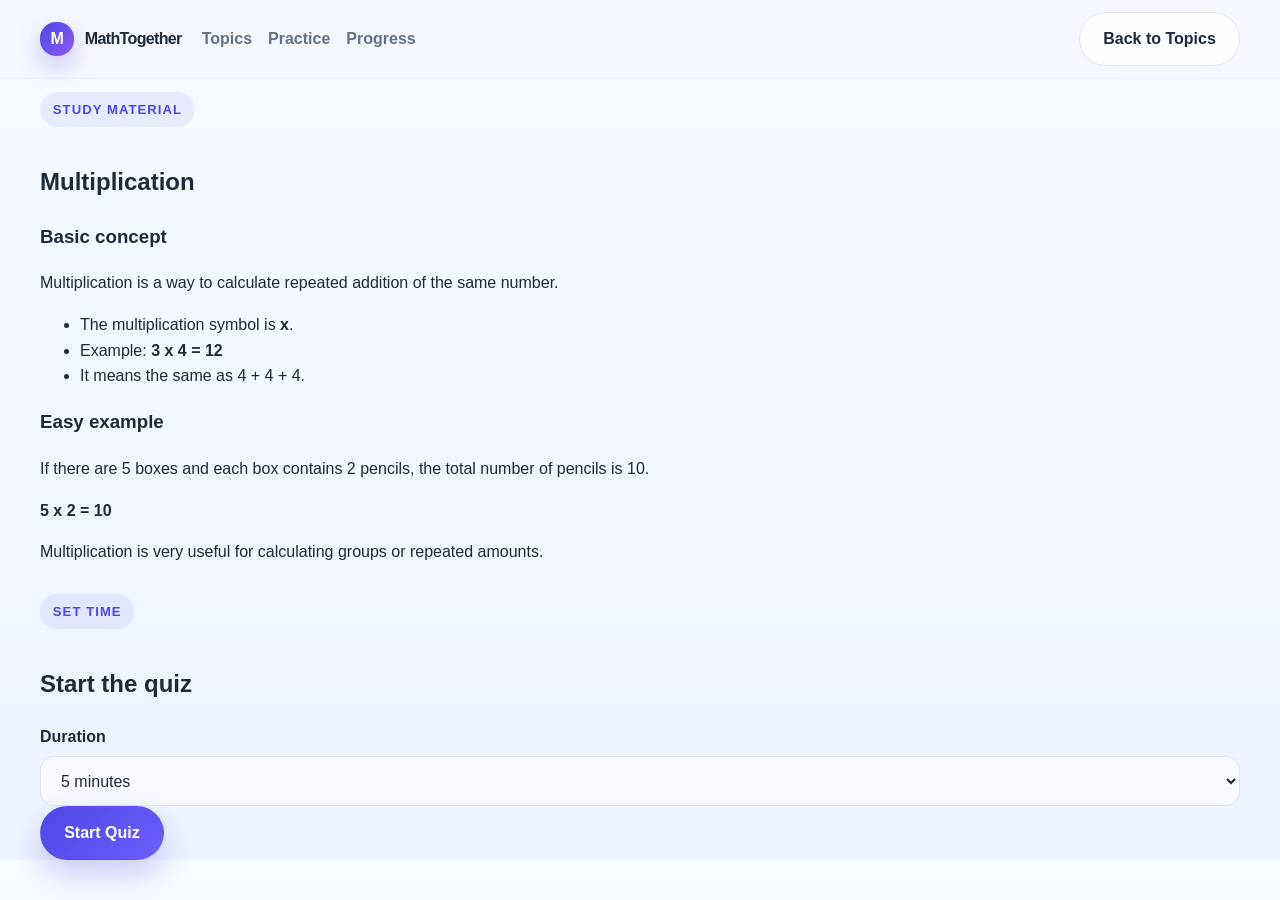
<file: perkalian.html>
<!DOCTYPE html>
<html lang="en">
<head>
    <meta charset="UTF-8">
    <meta name="viewport" content="width=device-width, initial-scale=1.0">
    <title>MathTogether | Multiplication</title>
    <meta name="description" content="Multiplication study guide and quiz with timer and error explanations.">
    <link rel="stylesheet" href="style.css">
</head>
<body>
    <header class="topbar">
        <div class="container nav">
            <a href="index.html" class="brand" aria-label="MathTogether home">
                <span class="brand-mark">M</span>
                <span>MathTogether</span>
            </a>

            <nav class="nav-links" aria-label="Main navigation">
                <a href="index.html#materi">Topics</a>
                <a href="index.html#latihan">Practice</a>
                <a href="index.html#progress">Progress</a>
            </nav>

            <div class="nav-actions">
                <a class="btn btn-secondary" href="index.html">Back to Topics</a>
            </div>

            <button class="menu-toggle" aria-label="Toggle navigation">☰</button>
        </div>
    </header>

    <main class="quiz-page">
        <div class="container">
            <section class="material-section">
                <p class="eyebrow">Study material</p>
                <h1>Multiplication</h1>

                <div class="study-grid">
                    <div class="study-card">
                        <h3>Basic concept</h3>
                        <p>Multiplication is a way to calculate repeated addition of the same number.</p>
                        <ul>
                            <li>The multiplication symbol is <strong>x</strong>.</li>
                            <li>Example: <strong>3 x 4 = 12</strong></li>
                            <li>It means the same as 4 + 4 + 4.</li>
                        </ul>
                    </div>

                    <div class="study-card highlight">
                        <h3>Easy example</h3>
                        <p>If there are 5 boxes and each box contains 2 pencils, the total number of pencils is 10.</p>
                        <p><strong>5 x 2 = 10</strong></p>
                        <p>Multiplication is very useful for calculating groups or repeated amounts.</p>
                    </div>
                </div>
            </section>

            <section class="timer-section">
                <div class="timer-box">
                    <div>
                        <p class="eyebrow small">Set time</p>
                        <h2>Start the quiz</h2>
                    </div>

                    <div class="timer-controls">
                        <div class="field-group">
                            <label for="timerSelect">Duration</label>
                            <select id="timerSelect">
                                <option value="1">1 minute</option>
                                <option value="3">3 minutes</option>
                                <option value="5" selected>5 minutes</option>
                                <option value="10">10 minutes</option>
                            </select>
                        </div>
                        <button id="startQuizBtn" class="btn btn-primary" type="button">Start Quiz</button>
                    </div>
                </div>
            </section>

            <section id="quizSection" class="quiz-content hidden">
                <div class="quiz-topbar">
                    <div class="timer-display">
                        <span>Time remaining</span>
                        <strong id="timerDisplay">05:00</strong>
                    </div>
                    <div class="score-badge">
                        <span>Score</span>
                        <strong id="scoreDisplay">0</strong>
                    </div>
                </div>

                <div id="quizContainer" class="quiz-form"></div>

                <div class="quiz-footer">
                    <button id="finishBtn" class="btn btn-secondary" type="button">Finish</button>
                </div>

                <div id="resultBox" class="result-box hidden">
                    <h3>Quiz Results</h3>
                    <p id="resultSummary"></p>
                    <div id="mistakeList" class="mistake-list"></div>
                    <div class="quiz-actions">
                        <button id="retryBtn" class="btn btn-primary" type="button">Retry Quiz</button>
                        <a class="btn btn-secondary" href="index.html">Back to Topics</a>
                    </div>
                </div>
            </section>
        </div>
    </main>

    <script src="script.js"></script>
    <script>
        const questions = [
            { question: '3 x 4 = ?', options: ['10', '11', '12', '13'], correct: 2, explanation: 'Correct, 3 x 4 = 12.' },
            { question: '5 x 2 = ?', options: ['8', '9', '10', '11'], correct: 2, explanation: 'Correct, 5 x 2 = 10.' },
            { question: '6 x 3 = ?', options: ['16', '17', '18', '19'], correct: 2, explanation: 'Correct, 6 x 3 = 18.' },
            { question: '7 x 4 = ?', options: ['26', '27', '28', '29'], correct: 2, explanation: 'Correct, 7 x 4 = 28.' },
            { question: '8 x 5 = ?', options: ['39', '40', '41', '42'], correct: 1, explanation: 'Correct, 8 x 5 = 40.' }
        ];

        const quizSection = document.getElementById('quizSection');
        const quizContainer = document.getElementById('quizContainer');
        const timerDisplay = document.getElementById('timerDisplay');
        const scoreDisplay = document.getElementById('scoreDisplay');
        const timerSelect = document.getElementById('timerSelect');
        const startQuizBtn = document.getElementById('startQuizBtn');
        const finishBtn = document.getElementById('finishBtn');
        const resultBox = document.getElementById('resultBox');
        const resultSummary = document.getElementById('resultSummary');
        const mistakeList = document.getElementById('mistakeList');
        const retryBtn = document.getElementById('retryBtn');

        let timerId = null;
        let timeLeft = 0;
        let score = 0;
        let answeredCount = 0;
        let mistakes = [];

        function formatTime(totalSeconds) {
            const minutes = Math.floor(totalSeconds / 60);
            const seconds = totalSeconds % 60;
            return `${String(minutes).padStart(2, '0')}:${String(seconds).padStart(2, '0')}`;
        }

        function renderQuestions() {
            quizContainer.innerHTML = questions.map((item, index) => `
                <div class="question-card" data-index="${index}">
                    <h3>${index + 1}. ${item.question}</h3>
                    <div class="option-list">
                        ${item.options.map((option, optionIndex) => `
                            <button class="option-btn" type="button" data-index="${index}" data-option="${optionIndex}">
                                ${option}
                            </button>
                        `).join('')}
                    </div>
                    <div class="explanation"></div>
                </div>
            `).join('');
        }

        function resetState() {
            clearInterval(timerId);
            score = 0;
            answeredCount = 0;
            mistakes = [];
            scoreDisplay.textContent = '0';
            resultBox.classList.add('hidden');
            finishBtn.disabled = true;
            timerSelect.disabled = false;
            startQuizBtn.disabled = false;
        }

        function finishQuiz(autoEnded = false) {
            clearInterval(timerId);

            const totalQuestions = questions.length;
            const unanswered = totalQuestions - answeredCount;
            const percent = Math.round((score / totalQuestions) * 100);
            const statusText = autoEnded ? 'Time is up! Quiz finished.' : 'Quiz finished!';

            resultSummary.innerHTML = `
                <strong>Score:</strong> ${score}/${totalQuestions} (${percent}%)<br>
                <strong>Status:</strong> ${statusText}<br>
                <strong>Unanswered:</strong> ${unanswered}
            `;

            const list = mistakes.length
                ? mistakes.map((item) => `
                    <div class="mistake-item">
                        <p><strong>Question ${item.no}:</strong> ${item.question}</p>
                        <p>Your answer: ${item.selected}</p>
                        <p>Explanation: ${item.explanation}</p>
                    </div>
                `).join('')
                : '<div class="mistake-item"><p>All answers are correct! 🎉</p></div>';

            mistakeList.innerHTML = list;
            resultBox.classList.remove('hidden');

            quizContainer.querySelectorAll('.option-btn').forEach((btn) => {
                btn.disabled = true;
            });

            finishBtn.disabled = true;
            timerSelect.disabled = false;
            startQuizBtn.disabled = false;
        }

        function startQuiz() {
            resetState();
            const minutes = Number(timerSelect.value);
            timeLeft = minutes * 60;
            renderQuestions();
            quizSection.classList.remove('hidden');
            timerDisplay.textContent = formatTime(timeLeft);
            updateScore();
            timerSelect.disabled = true;
            startQuizBtn.disabled = true;
            finishBtn.disabled = false;

            timerId = setInterval(() => {
                timeLeft -= 1;
                timerDisplay.textContent = formatTime(timeLeft);

                if (timeLeft <= 0) {
                    finishQuiz(true);
                }
            }, 1000);
        }

        function updateScore() {
            scoreDisplay.textContent = score;
        }

        startQuizBtn.addEventListener('click', startQuiz);
        retryBtn.addEventListener('click', startQuiz);
        finishBtn.addEventListener('click', () => finishQuiz(false));

        quizContainer.addEventListener('click', function (event) {
            const button = event.target.closest('.option-btn');
            if (!button) return;

            const questionIndex = Number(button.dataset.index);
            const questionCard = button.closest('.question-card');
            const question = questions[questionIndex];
            const chosenIndex = Number(button.dataset.option);

            if (questionCard.dataset.answered === 'true') return;

            const explanation = questionCard.querySelector('.explanation');
            const options = questionCard.querySelectorAll('.option-btn');

            questionCard.dataset.answered = 'true';
            answeredCount += 1;

            options.forEach((option) => {
                option.disabled = true;
                const optionIndex = Number(option.dataset.option);
                if (optionIndex === question.correct) {
                    option.classList.add('correct');
                }
            });

            if (chosenIndex === question.correct) {
                score += 1;
                button.classList.add('correct');
                explanation.textContent = 'Correct! ' + question.explanation;
            } else {
                button.classList.add('incorrect');
                mistakes.push({
                    no: questionIndex + 1,
                    question: question.question,
                    selected: question.options[chosenIndex],
                    explanation: question.explanation
                });
                explanation.textContent = 'Incorrect. ' + question.explanation;
            }

            updateScore();

            if (answeredCount === questions.length) {
                finishQuiz(false);
            }
        });
    </script>
</body>
</html>
</file>
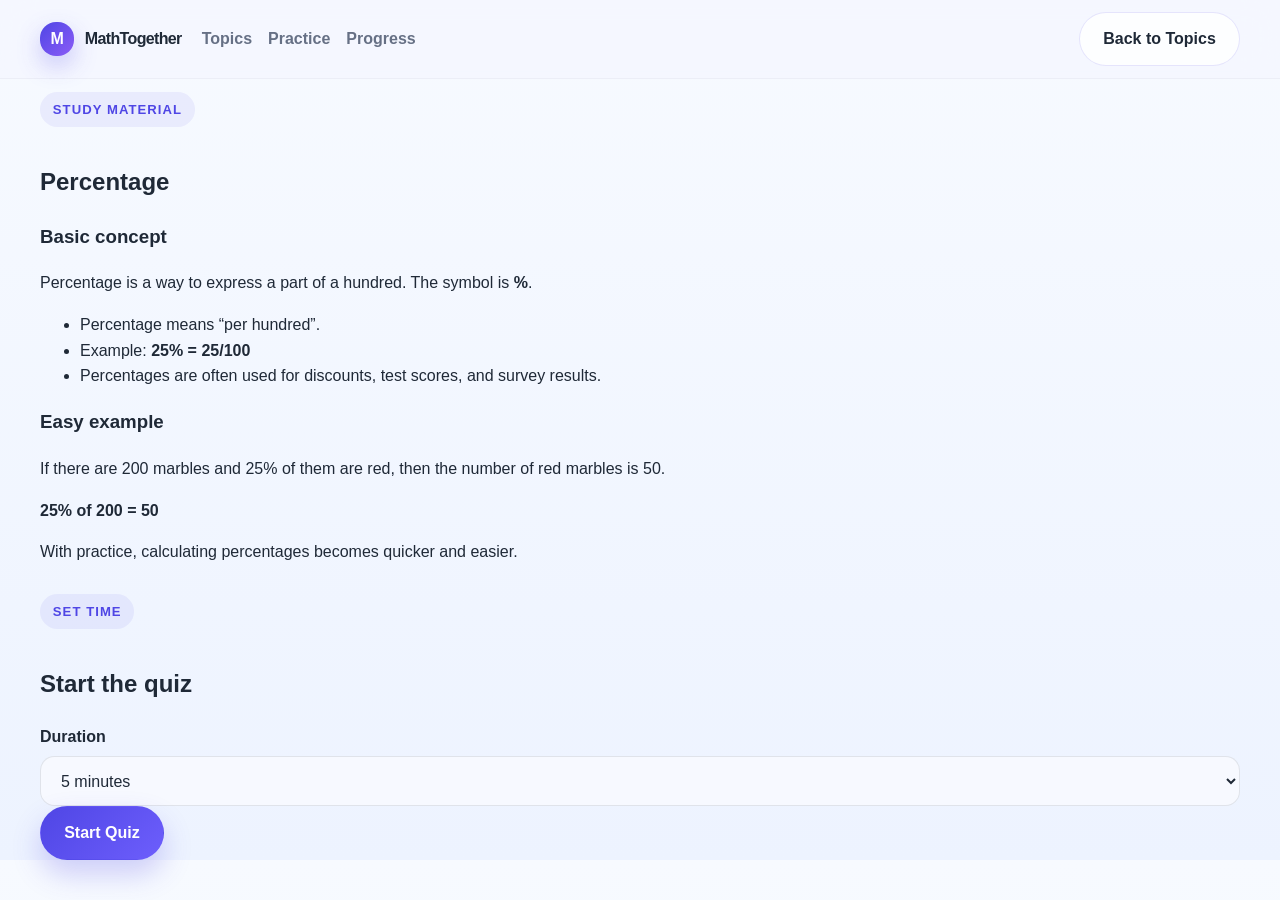
<file: persentase.html>
<!DOCTYPE html>
<html lang="en">
<head>
    <meta charset="UTF-8">
    <meta name="viewport" content="width=device-width, initial-scale=1.0">
    <title>MathTogether | Percentage</title>
    <meta name="description" content="Percentage study guide and quiz with timer and error explanations.">
    <link rel="stylesheet" href="style.css">
</head>
<body>
    <header class="topbar">
        <div class="container nav">
            <a href="index.html" class="brand" aria-label="MathTogether home">
                <span class="brand-mark">M</span>
                <span>MathTogether</span>
            </a>

            <nav class="nav-links" aria-label="Main navigation">
                <a href="index.html#materi">Topics</a>
                <a href="index.html#latihan">Practice</a>
                <a href="index.html#progress">Progress</a>
            </nav>

            <div class="nav-actions">
                <a class="btn btn-secondary" href="index.html">Back to Topics</a>
            </div>

            <button class="menu-toggle" aria-label="Toggle navigation">☰</button>
        </div>
    </header>

    <main class="quiz-page">
        <div class="container">
            <section class="material-section">
                <p class="eyebrow">Study material</p>
                <h1>Percentage</h1>

                <div class="study-grid">
                    <div class="study-card">
                        <h3>Basic concept</h3>
                        <p>Percentage is a way to express a part of a hundred. The symbol is <strong>%</strong>.</p>
                        <ul>
                            <li>Percentage means “per hundred”.</li>
                            <li>Example: <strong>25% = 25/100</strong></li>
                            <li>Percentages are often used for discounts, test scores, and survey results.</li>
                        </ul>
                    </div>

                    <div class="study-card highlight">
                        <h3>Easy example</h3>
                        <p>If there are 200 marbles and 25% of them are red, then the number of red marbles is 50.</p>
                        <p><strong>25% of 200 = 50</strong></p>
                        <p>With practice, calculating percentages becomes quicker and easier.</p>
                    </div>
                </div>
            </section>

            <section class="timer-section">
                <div class="timer-box">
                    <div>
                        <p class="eyebrow small">Set time</p>
                        <h2>Start the quiz</h2>
                    </div>

                    <div class="timer-controls">
                        <div class="field-group">
                            <label for="timerSelect">Duration</label>
                            <select id="timerSelect">
                                <option value="1">1 minute</option>
                                <option value="3">3 minutes</option>
                                <option value="5" selected>5 minutes</option>
                                <option value="10">10 minutes</option>
                            </select>
                        </div>
                        <button id="startQuizBtn" class="btn btn-primary" type="button">Start Quiz</button>
                    </div>
                </div>
            </section>

            <section id="quizSection" class="quiz-content hidden">
                <div class="quiz-topbar">
                    <div class="timer-display">
                        <span>Time remaining</span>
                        <strong id="timerDisplay">05:00</strong>
                    </div>
                    <div class="score-badge">
                        <span>Score</span>
                        <strong id="scoreDisplay">0</strong>
                    </div>
                </div>

                <div id="quizContainer" class="quiz-form"></div>

                <div class="quiz-footer">
                    <button id="finishBtn" class="btn btn-secondary" type="button">Finish</button>
                </div>

                <div id="resultBox" class="result-box hidden">
                    <h3>Quiz Results</h3>
                    <p id="resultSummary"></p>
                    <div id="mistakeList" class="mistake-list"></div>
                    <div class="quiz-actions">
                        <button id="retryBtn" class="btn btn-primary" type="button">Retry Quiz</button>
                        <a class="btn btn-secondary" href="index.html">Back to Topics</a>
                    </div>
                </div>
            </section>
        </div>
    </main>

    <script src="script.js"></script>
    <script>
        const questions = [
            { question: '25% of 80 = ?', options: ['15', '20', '25', '30'], correct: 1, explanation: 'Correct, 25% of 80 is 20.' },
            { question: '50% of 60 = ?', options: ['20', '30', '40', '50'], correct: 1, explanation: 'Correct, 50% of 60 is 30.' },
            { question: '10% of 200 = ?', options: ['10', '20', '30', '40'], correct: 1, explanation: 'Correct, 10% of 200 is 20.' },
            { question: '75% of 40 = ?', options: ['20', '25', '30', '35'], correct: 2, explanation: 'Correct, 75% of 40 is 30.' },
            { question: '20% of 150 = ?', options: ['20', '30', '40', '50'], correct: 1, explanation: 'Correct, 20% of 150 is 30.' }
        ];

        const quizSection = document.getElementById('quizSection');
        const quizContainer = document.getElementById('quizContainer');
        const timerDisplay = document.getElementById('timerDisplay');
        const scoreDisplay = document.getElementById('scoreDisplay');
        const timerSelect = document.getElementById('timerSelect');
        const startQuizBtn = document.getElementById('startQuizBtn');
        const finishBtn = document.getElementById('finishBtn');
        const resultBox = document.getElementById('resultBox');
        const resultSummary = document.getElementById('resultSummary');
        const mistakeList = document.getElementById('mistakeList');
        const retryBtn = document.getElementById('retryBtn');

        let timerId = null;
        let timeLeft = 0;
        let score = 0;
        let answeredCount = 0;
        let mistakes = [];

        function formatTime(totalSeconds) {
            const minutes = Math.floor(totalSeconds / 60);
            const seconds = totalSeconds % 60;
            return `${String(minutes).padStart(2, '0')}:${String(seconds).padStart(2, '0')}`;
        }

        function renderQuestions() {
            quizContainer.innerHTML = questions.map((item, index) => `
                <div class="question-card" data-index="${index}">
                    <h3>${index + 1}. ${item.question}</h3>
                    <div class="option-list">
                        ${item.options.map((option, optionIndex) => `
                            <button class="option-btn" type="button" data-index="${index}" data-option="${optionIndex}">
                                ${option}
                            </button>
                        `).join('')}
                    </div>
                    <div class="explanation"></div>
                </div>
            `).join('');
        }

        function resetState() {
            clearInterval(timerId);
            score = 0;
            answeredCount = 0;
            mistakes = [];
            scoreDisplay.textContent = '0';
            resultBox.classList.add('hidden');
            finishBtn.disabled = true;
            timerSelect.disabled = false;
            startQuizBtn.disabled = false;
        }

        function finishQuiz(autoEnded = false) {
            clearInterval(timerId);

            const totalQuestions = questions.length;
            const unanswered = totalQuestions - answeredCount;
            const percent = Math.round((score / totalQuestions) * 100);
            const statusText = autoEnded ? 'Time is up! Quiz finished.' : 'Quiz finished!';

            resultSummary.innerHTML = `
                <strong>Score:</strong> ${score}/${totalQuestions} (${percent}%)<br>
                <strong>Status:</strong> ${statusText}<br>
                <strong>Unanswered:</strong> ${unanswered}
            `;

            const list = mistakes.length
                ? mistakes.map((item) => `
                    <div class="mistake-item">
                        <p><strong>Question ${item.no}:</strong> ${item.question}</p>
                        <p>Your answer: ${item.selected}</p>
                        <p>Explanation: ${item.explanation}</p>
                    </div>
                `).join('')
                : '<div class="mistake-item"><p>All answers are correct! 🎉</p></div>';

            mistakeList.innerHTML = list;
            resultBox.classList.remove('hidden');

            quizContainer.querySelectorAll('.option-btn').forEach((btn) => {
                btn.disabled = true;
            });

            finishBtn.disabled = true;
            timerSelect.disabled = false;
            startQuizBtn.disabled = false;
        }

        function startQuiz() {
            resetState();
            const minutes = Number(timerSelect.value);
            timeLeft = minutes * 60;
            renderQuestions();
            quizSection.classList.remove('hidden');
            timerDisplay.textContent = formatTime(timeLeft);
            updateScore();
            timerSelect.disabled = true;
            startQuizBtn.disabled = true;
            finishBtn.disabled = false;

            timerId = setInterval(() => {
                timeLeft -= 1;
                timerDisplay.textContent = formatTime(timeLeft);

                if (timeLeft <= 0) {
                    finishQuiz(true);
                }
            }, 1000);
        }

        function updateScore() {
            scoreDisplay.textContent = score;
        }

        startQuizBtn.addEventListener('click', startQuiz);
        retryBtn.addEventListener('click', startQuiz);
        finishBtn.addEventListener('click', () => finishQuiz(false));

        quizContainer.addEventListener('click', function (event) {
            const button = event.target.closest('.option-btn');
            if (!button) return;

            const questionIndex = Number(button.dataset.index);
            const questionCard = button.closest('.question-card');
            const question = questions[questionIndex];
            const chosenIndex = Number(button.dataset.option);

            if (questionCard.dataset.answered === 'true') return;

            const explanation = questionCard.querySelector('.explanation');
            const options = questionCard.querySelectorAll('.option-btn');

            questionCard.dataset.answered = 'true';
            answeredCount += 1;

            options.forEach((option) => {
                option.disabled = true;
                const optionIndex = Number(option.dataset.option);
                if (optionIndex === question.correct) {
                    option.classList.add('correct');
                }
            });

            if (chosenIndex === question.correct) {
                score += 1;
                button.classList.add('correct');
                explanation.textContent = 'Correct! ' + question.explanation;
            } else {
                button.classList.add('incorrect');
                mistakes.push({
                    no: questionIndex + 1,
                    question: question.question,
                    selected: question.options[chosenIndex],
                    explanation: question.explanation
                });
                explanation.textContent = 'Incorrect. ' + question.explanation;
            }

            updateScore();

            if (answeredCount === questions.length) {
                finishQuiz(false);
            }
        });
    </script>
</body>
</html>
</file>
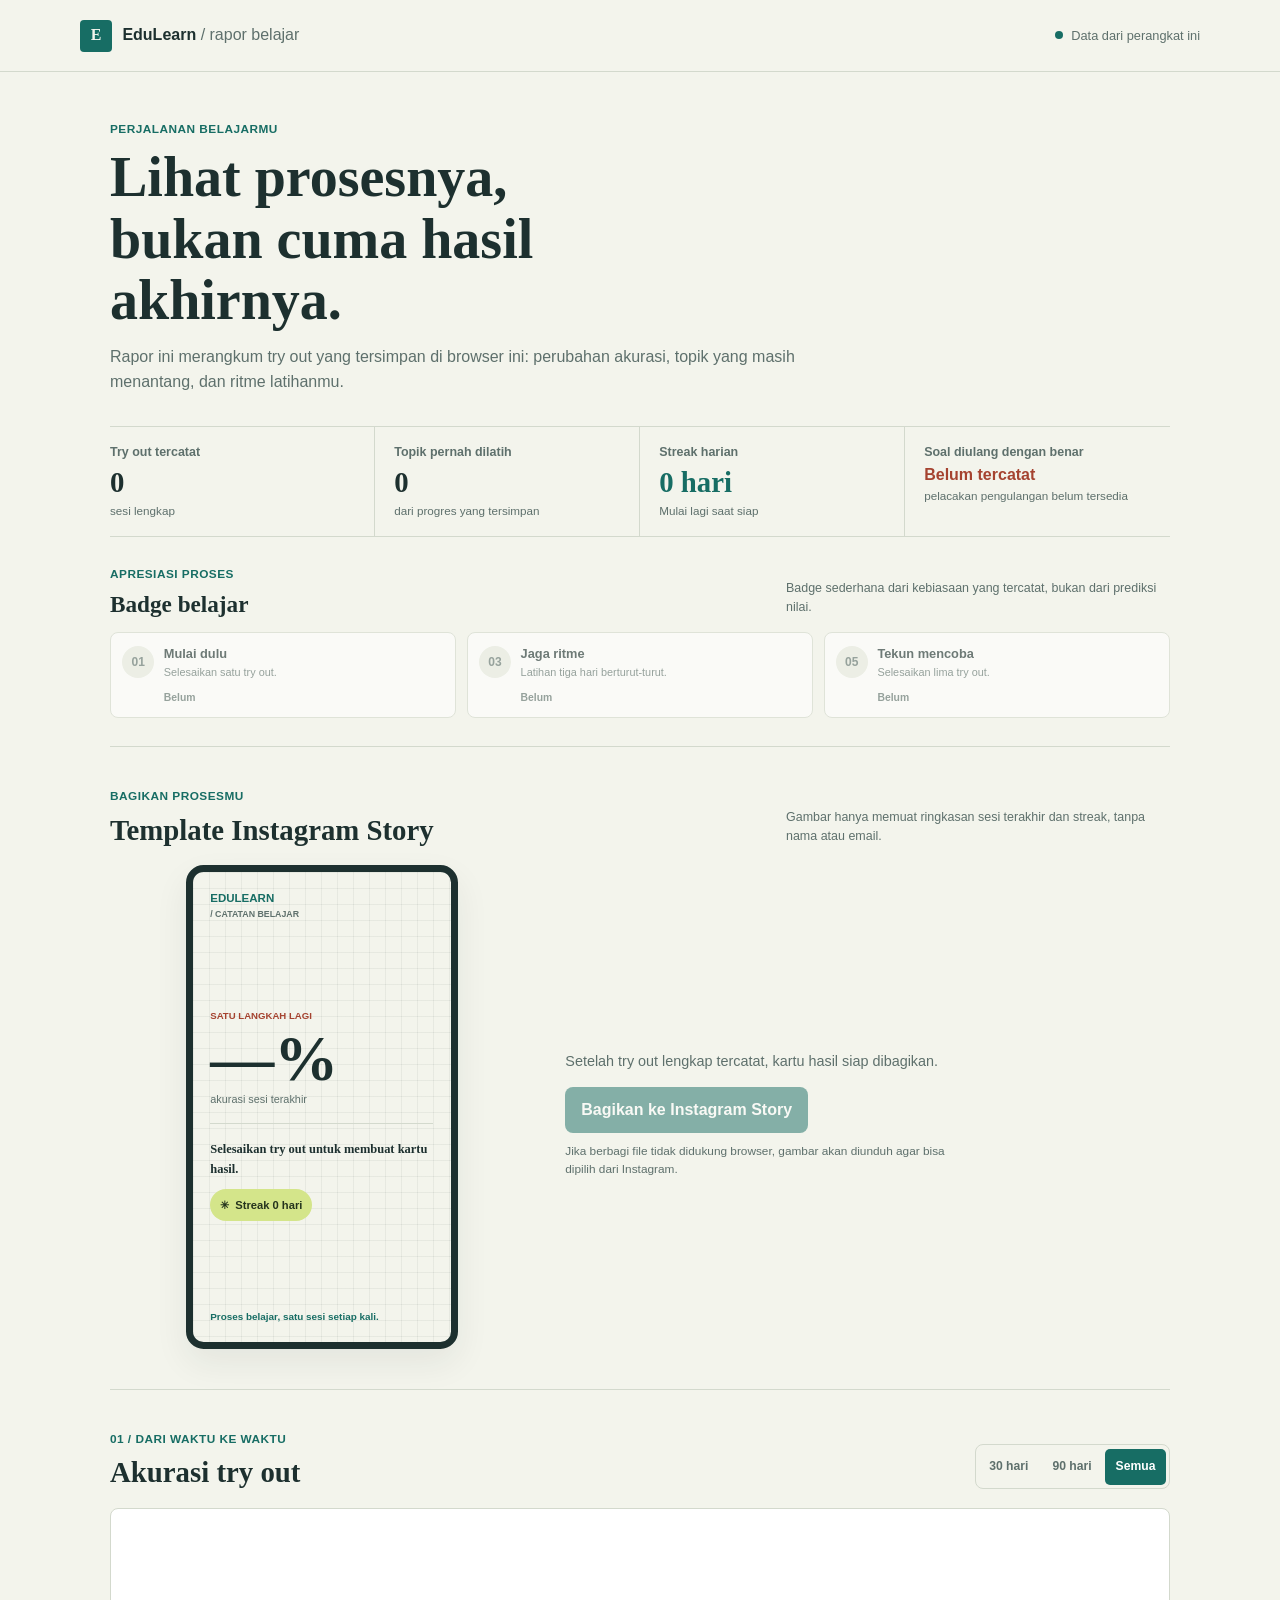
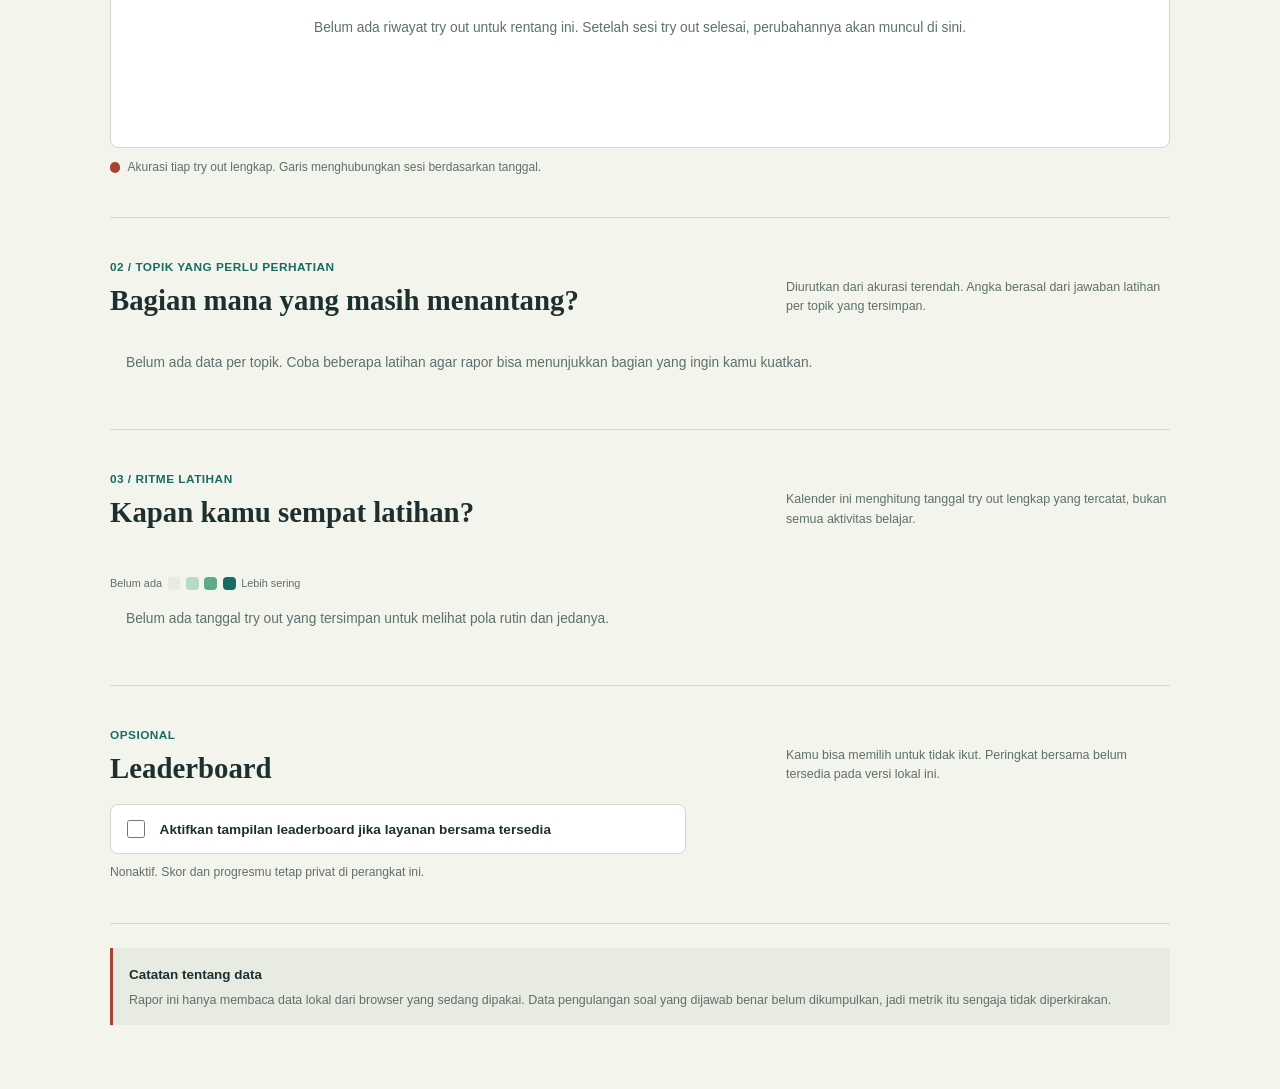
<file: rapor.html>
<!DOCTYPE html>
<html lang="id">
<head>
  <meta charset="UTF-8" />
  <meta name="viewport" content="width=device-width, initial-scale=1.0" />
  <meta name="theme-color" content="#f3f4ec" />
  <meta name="description" content="Rapor belajar dari riwayat try out dan latihan yang tersimpan di perangkat." />
  <title>Rapor Belajar | EduLearn</title>
  <link rel="stylesheet" href="rapor.css" />
  <script src="rapor.js" defer></script>
</head>
<body>
  <a class="skip-link" href="#main">Lewati ke rapor</a>
  <header class="report-header">
    <a class="brand" href="index.html" aria-label="EduLearn, kembali ke beranda">
      <span class="brand-mark">E</span>
      <span>EduLearn <span class="brand-note">/ rapor belajar</span></span>
    </a>
    <span class="privacy-note"><span aria-hidden="true"></span> Data dari perangkat ini</span>
  </header>

  <main class="report-main" id="main">
    <section class="report-intro" aria-labelledby="reportTitle">
      <p class="eyebrow">Perjalanan belajarmu</p>
      <h1 id="reportTitle">Lihat prosesnya, bukan cuma hasil akhirnya.</h1>
      <p>Rapor ini merangkum try out yang tersimpan di browser ini: perubahan akurasi, topik yang masih menantang, dan ritme latihanmu.</p>
    </section>

    <section class="summary-strip" aria-label="Ringkasan aktivitas">
      <div class="summary-item">
        <span class="summary-label">Try out tercatat</span>
        <strong id="examCount">—</strong>
        <span class="summary-detail">sesi lengkap</span>
      </div>
      <div class="summary-item">
        <span class="summary-label">Topik pernah dilatih</span>
        <strong id="topicCount">—</strong>
        <span class="summary-detail">dari progres yang tersimpan</span>
      </div>
      <div class="summary-item streak-metric">
        <span class="summary-label">Streak harian</span>
        <strong id="currentStreak">0 hari</strong>
        <span class="summary-detail" id="streakStatus">Berdasarkan try out lengkap</span>
      </div>
      <div class="summary-item repeat-metric">
        <span class="summary-label">Soal diulang dengan benar</span>
        <strong id="repeatCorrectCount">Belum tercatat</strong>
        <span class="summary-detail">pelacakan pengulangan belum tersedia</span>
      </div>
    </section>

    <section class="report-section badges-section" aria-labelledby="badgesTitle">
      <div class="section-heading">
        <div>
          <p class="eyebrow">Apresiasi proses</p>
          <h2 id="badgesTitle">Badge belajar</h2>
        </div>
        <p class="section-aside">Badge sederhana dari kebiasaan yang tercatat, bukan dari prediksi nilai.</p>
      </div>
      <div class="badge-list" id="badgeList"></div>
    </section>

    <section class="report-section share-section" aria-labelledby="shareTitle">
      <div class="section-heading">
        <div>
          <p class="eyebrow">Bagikan prosesmu</p>
          <h2 id="shareTitle">Template Instagram Story</h2>
        </div>
        <p class="section-aside">Gambar hanya memuat ringkasan sesi terakhir dan streak, tanpa nama atau email.</p>
      </div>
      <div class="share-layout">
        <div class="story-template" id="storyTemplate" aria-label="Pratinjau template hasil try out untuk Instagram Story">
          <span class="story-brand">EDULEARN <span>/ CATATAN BELAJAR</span></span>
          <span class="story-overline">SATU LANGKAH LAGI</span>
          <strong class="story-accuracy" id="storyAccuracy">—%</strong>
          <span class="story-caption">akurasi sesi terakhir</span>
          <span class="story-divider"></span>
          <span class="story-date" id="storyDate">Selesaikan try out untuk membuat kartu hasil.</span>
          <span class="story-streak"><span aria-hidden="true">✳</span> <span id="storyStreak">Streak 0 hari</span></span>
          <span class="story-footer">Proses belajar, satu sesi setiap kali.</span>
        </div>
        <div class="share-actions">
          <p id="shareStatus" aria-live="polite">Setelah try out lengkap tercatat, kartu hasil siap dibagikan.</p>
          <button class="share-button" id="shareStory" type="button" disabled>Bagikan ke Instagram Story</button>
          <span class="share-hint">Jika berbagi file tidak didukung browser, gambar akan diunduh agar bisa dipilih dari Instagram.</span>
        </div>
      </div>
    </section>

    <section class="report-section progress-section" aria-labelledby="progressTitle">
      <div class="section-heading">
        <div>
          <p class="eyebrow">01 / Dari waktu ke waktu</p>
          <h2 id="progressTitle">Akurasi try out</h2>
        </div>
        <div class="period-switch" role="group" aria-label="Rentang waktu grafik">
          <button type="button" data-period="30">30 hari</button>
          <button type="button" data-period="90">90 hari</button>
          <button type="button" data-period="all" aria-pressed="true">Semua</button>
        </div>
      </div>
      <div class="chart-frame" id="progressChartFrame">
        <svg id="progressChart" viewBox="0 0 760 300" role="img" aria-labelledby="chartTitle chartDescription"></svg>
        <p class="empty-state" id="chartEmpty" hidden>Belum ada riwayat try out untuk rentang ini. Setelah sesi try out selesai, perubahannya akan muncul di sini.</p>
      </div>
      <p class="chart-caption"><span class="chart-legend" aria-hidden="true"></span>Akurasi tiap try out lengkap. Garis menghubungkan sesi berdasarkan tanggal.</p>
    </section>

    <section class="report-section weakness-section" aria-labelledby="weaknessTitle">
      <div class="section-heading">
        <div>
          <p class="eyebrow">02 / Topik yang perlu perhatian</p>
          <h2 id="weaknessTitle">Bagian mana yang masih menantang?</h2>
        </div>
        <p class="section-aside">Diurutkan dari akurasi terendah. Angka berasal dari jawaban latihan per topik yang tersimpan.</p>
      </div>
      <div class="weakness-list" id="weaknessList"></div>
      <p class="empty-state" id="weaknessEmpty" hidden>Belum ada data per topik. Coba beberapa latihan agar rapor bisa menunjukkan bagian yang ingin kamu kuatkan.</p>
    </section>

    <section class="report-section rhythm-section" aria-labelledby="rhythmTitle">
      <div class="section-heading">
        <div>
          <p class="eyebrow">03 / Ritme latihan</p>
          <h2 id="rhythmTitle">Kapan kamu sempat latihan?</h2>
        </div>
        <p class="section-aside">Kalender ini menghitung tanggal try out lengkap yang tercatat, bukan semua aktivitas belajar.</p>
      </div>
      <div class="rhythm-summary" id="rhythmSummary" aria-live="polite"></div>
      <div class="activity-calendar" id="activityCalendar" role="group" aria-label="Aktivitas try out harian selama delapan minggu terakhir"></div>
      <div class="calendar-legend" role="group" aria-label="Jumlah try out">
        <span>Belum ada</span><i class="activity-cell level-0" aria-label="0 try out"></i><i class="activity-cell level-1" aria-label="1 try out"></i><i class="activity-cell level-2" aria-label="2 try out"></i><i class="activity-cell level-3" aria-label="3 atau lebih try out"></i><span>Lebih sering</span>
      </div>
      <p class="empty-state" id="rhythmEmpty" hidden>Belum ada tanggal try out yang tersimpan untuk melihat pola rutin dan jedanya.</p>
    </section>

    <section class="report-section leaderboard-section" aria-labelledby="leaderboardTitle">
      <div class="section-heading">
        <div>
          <p class="eyebrow">Opsional</p>
          <h2 id="leaderboardTitle">Leaderboard</h2>
        </div>
        <p class="section-aside">Kamu bisa memilih untuk tidak ikut. Peringkat bersama belum tersedia pada versi lokal ini.</p>
      </div>
      <label class="leaderboard-optin">
        <input id="leaderboardOptIn" type="checkbox" />
        <span>Aktifkan tampilan leaderboard jika layanan bersama tersedia</span>
      </label>
      <p class="leaderboard-status" id="leaderboardStatus" aria-live="polite"></p>
    </section>

    <aside class="report-note">
      <strong>Catatan tentang data</strong>
      <p>Rapor ini hanya membaca data lokal dari browser yang sedang dipakai. Data pengulangan soal yang dijawab benar belum dikumpulkan, jadi metrik itu sengaja tidak diperkirakan.</p>
    </aside>
  </main>
</body>
</html>
</file>
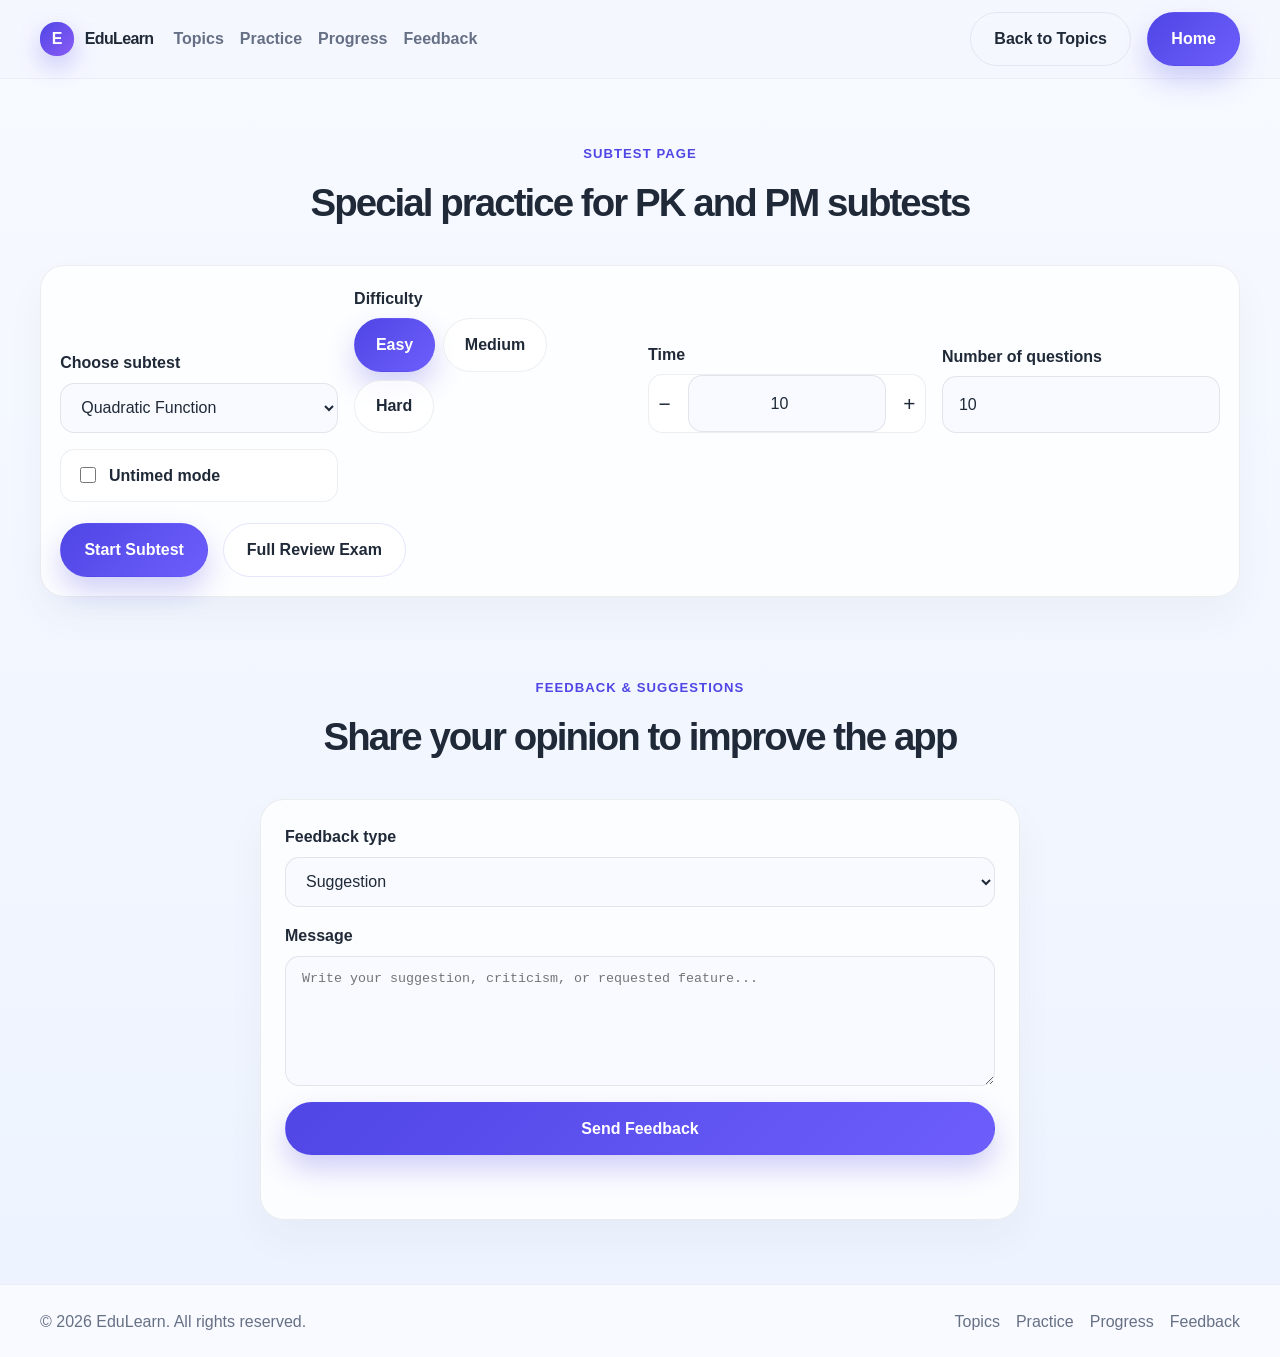
<file: subtest.html>
<!DOCTYPE html>
<html lang="en">
<head>
  <meta charset="UTF-8" />
  <meta name="viewport" content="width=device-width, initial-scale=1.0" />
  <title>EduLearn | Subtest</title>
  <meta name="description" content="Subtest page for Grade 11 mathematics practice questions." />
  <link rel="stylesheet" href="style.css" />
</head>
<body>
  <header class="topbar">
    <div class="container nav">
      <a class="brand" href="index.html" aria-label="EduLearn home">
        <span class="brand-mark">E</span>
        <span>EduLearn</span>
      </a>

      <nav class="nav-links" aria-label="Main navigation">
        <a href="index.html#materi">Topics</a>
        <a href="subtest.html">Practice</a>
        <a href="index.html#progress">Progress</a>
        <a href="index.html#feedback">Feedback</a>
      </nav>

      <div class="nav-actions">
        <a class="btn btn-ghost" href="index.html#materi">Back to Topics</a>
        <a class="btn btn-primary" href="index.html">Home</a>
      </div>

      <button class="menu-toggle" aria-label="Toggle navigation">☰</button>
    </div>
  </header>

  <main class="subtest-page">
    <section class="section">
      <div class="container">
        <div class="section-header center">
          <p>Subtest Page</p>
          <h2>Special practice for PK and PM subtests</h2>
        </div>

        <div class="quiz-box subtest-box">
          <div class="quiz-controls">
            <div class="field-group compact">
              <label for="topicSelect">Choose subtest</label>
              <select id="topicSelect"></select>
            </div>

            <div class="field-group compact">
              <label>Difficulty</label>
              <div class="difficulty-group">
                <button class="difficulty-btn active" data-difficulty="mudah" type="button">Easy</button>
                <button class="difficulty-btn" data-difficulty="sedang" type="button">Medium</button>
                <button class="difficulty-btn" data-difficulty="susah" type="button">Hard</button>
              </div>
            </div>

            <div class="field-group compact">
              <label>Time</label>
              <div class="timer-adjust">
                <button id="decreaseTime" type="button">−</button>
                <input id="timerMinutes" type="number" min="1" max="60" value="10" />
                <button id="increaseTime" type="button">+</button>
              </div>
            </div>

            <div class="field-group compact">
              <label for="questionCount">Number of questions</label>
              <input id="questionCount" type="number" min="5" max="50" value="10" />
            </div>

            <label class="toggle-row">
              <input id="untimedMode" type="checkbox" />
              <span>Untimed mode</span>
            </label>
          </div>

          <div class="quiz-actions">
            <button id="startSubtest" class="btn btn-primary" type="button">Start Subtest</button>
            <button id="startExam" class="btn btn-secondary" type="button">Full Review Exam</button>
          </div>

          <div id="quizArea" class="quiz-area hidden"></div>
          <div id="resultsArea" class="results-area hidden"></div>
        </div>
      </div>
    </section>
  </main>

  <section id="feedback" class="section feedback-section">
    <div class="container">
      <div class="section-header center">
        <p>Feedback &amp; Suggestions</p>
        <h2>Share your opinion to improve the app</h2>
      </div>

      <div class="feedback-card">
        <form id="feedbackForm" class="feedback-form">
          <div class="field-group">
            <label for="feedbackType">Feedback type</label>
            <select id="feedbackType" name="type">
              <option value="saran">Suggestion</option>
              <option value="kritik">Criticism</option>
              <option value="request">Feature request</option>
            </select>
          </div>

          <div class="field-group">
            <label for="feedbackMessage">Message</label>
            <textarea id="feedbackMessage" name="message" rows="5" placeholder="Write your suggestion, criticism, or app improvement idea..." required></textarea>
          </div>

          <button class="btn btn-primary" type="submit">Send Feedback</button>
        </form>
        <p id="feedbackStatus" class="feedback-status" aria-live="polite"></p>
      </div>
    </div>
  </section>

  <footer>
    <div class="container footer-inner">
      <div>© <span id="current-year">2026</span> EduLearn. All rights reserved.</div>
      <div class="footer-links">
        <a href="index.html#materi">Topics</a>
        <a href="subtest.html">Practice</a>
        <a href="index.html#progress">Progress</a>
        <a href="index.html#feedback">Feedback</a>
      </div>
    </div>
  </footer>

  <script src="script.js"></script>
</body>
</html>
</file>
<file: style.css>
﻿:root {
  --bg: #f4f7ff;
  --surface: #ffffff;
  --surface-soft: #edf3ff;
  --primary: #4f46e5;
  --primary-dark: #312e81;
  --accent: #22c55e;
  --warning: #f59e0b;
  --danger: #ef4444;
  --text: #1f2937;
  --muted: #667085;
  --border: rgba(31, 41, 55, 0.08);
  --shadow: 0 20px 50px rgba(79, 70, 229, 0.12);
}

body[data-theme="dark"] {
  --bg: #091120;
  --surface: #101c2f;
  --surface-soft: #12233b;
  --primary: #8b5cf6;
  --primary-dark: #d4c4ff;
  --accent: #34d399;
  --warning: #fbbf24;
  --danger: #f87171;
  --text: #ebf1ff;
  --muted: #b3c2d9;
  --border: rgba(148, 163, 184, 0.2);
  --shadow: 0 24px 60px rgba(15, 23, 42, 0.5);
}

* { box-sizing: border-box; }
html { scroll-behavior: smooth; }
body {
  margin: 0;
  font-family: "Segoe UI", Tahoma, Geneva, Verdana, sans-serif;
  background: linear-gradient(180deg, #f7faff 0%, #edf3ff 100%);
  color: var(--text);
  line-height: 1.6;
  transition: background 0.2s ease, color 0.2s ease;
}

body[data-theme="dark"] {
  background: linear-gradient(180deg, #0a1220 0%, #0f1b2d 100%);
}

body[data-theme="dark"] .topbar {
  background: rgba(9, 17, 32, 0.82);
  border-bottom-color: rgba(148, 163, 184, 0.18);
}

body[data-theme="dark"] .nav-links,
body[data-theme="dark"] .nav-actions,
body[data-theme="dark"] .footer-inner,
body[data-theme="dark"] .footer-links,
body[data-theme="dark"] .panel-header,
body[data-theme="dark"] .promo-meta,
body[data-theme="dark"] .progress-content small,
body[data-theme="dark"] .schedule li,
body[data-theme="dark"] .topic-card p,
body[data-theme="dark"] .topic-meta,
body[data-theme="dark"] .detail-subtitle,
body[data-theme="dark"] .detail-section p,
body[data-theme="dark"] .formula-card p,
body[data-theme="dark"] .example-card p,
body[data-theme="dark"] .example-card li,
body[data-theme="dark"] .question-visual small,
body[data-theme="dark"] .result-summary,
body[data-theme="dark"] .mistake-item p,
body[data-theme="dark"] .progress-row .label,
body[data-theme="dark"] .progress-metrics,
body[data-theme="dark"] .summary-stat span,
body[data-theme="dark"] .metric span,
body[data-theme="dark"] .promo-tag,
body[data-theme="dark"] .schedule strong,
body[data-theme="dark"] .field-group label,
body[data-theme="dark"] .toggle-row span,
body[data-theme="dark"] .option-btn,
body[data-theme="dark"] .field-group input,
body[data-theme="dark"] .field-group textarea,
body[data-theme="dark"] .field-group select,
body[data-theme="dark"] .settings-group label,
body[data-theme="dark"] .settings-group span,
body[data-theme="dark"] .settings-close,
body[data-theme="dark"] .theme-btn,
body[data-theme="dark"] .nav-links a,
body[data-theme="dark"] .footer-links a {
  color: var(--text);
}

body[data-theme="dark"] .nav-links {
  color: var(--muted);
}

body[data-theme="dark"] .menu-toggle,
body[data-theme="dark"] .settings-group select,
body[data-theme="dark"] .theme-btn,
body[data-theme="dark"] .field-group input,
body[data-theme="dark"] .field-group textarea,
body[data-theme="dark"] .field-group select,
body[data-theme="dark"] .timer-adjust,
body[data-theme="dark"] .toggle-row,
body[data-theme="dark"] .metric,
body[data-theme="dark"] .panel-card,
body[data-theme="dark"] .promo-preview,
body[data-theme="dark"] .schedule li,
body[data-theme="dark"] .topic-list-panel,
body[data-theme="dark"] .topic-detail,
body[data-theme="dark"] .topic-card,
body[data-theme="dark"] .formula-card,
body[data-theme="dark"] .example-card,
body[data-theme="dark"] .quiz-box,
body[data-theme="dark"] .quiz-card,
body[data-theme="dark"] .result-box,
body[data-theme="dark"] .mistake-item,
body[data-theme="dark"] .progress-card,
body[data-theme="dark"] .summary-stat,
body[data-theme="dark"] .feedback-card,
body[data-theme="dark"] footer {
  background: rgba(16, 28, 47, 0.88);
  border-color: var(--border);
  color: var(--text);
}

body[data-theme="dark"] #latihan,
body[data-theme="dark"] .feedback-section {
  background: linear-gradient(180deg, rgba(16, 28, 47, 0.35), rgba(9, 17, 32, 0.12));
}

body[data-theme="dark"] .topic-card {
  background: linear-gradient(180deg, rgba(16, 28, 47, 0.9), rgba(19, 33, 52, 0.9));
  color: var(--text);
}

body[data-theme="dark"] .topic-card h3,
body[data-theme="dark"] .topic-card p,
body[data-theme="dark"] .topic-card .topic-meta,
body[data-theme="dark"] .topic-card .topic-tag,
body[data-theme="dark"] .formula-card,
body[data-theme="dark"] .formula-card h4,
body[data-theme="dark"] .formula-card p,
body[data-theme="dark"] .example-card,
body[data-theme="dark"] .example-card h4,
body[data-theme="dark"] .example-card p,
body[data-theme="dark"] .example-card li,
body[data-theme="dark"] .quiz-card,
body[data-theme="dark"] .quiz-card h3,
body[data-theme="dark"] .quiz-card p,
body[data-theme="dark"] .result-box,
body[data-theme="dark"] .result-box h3,
body[data-theme="dark"] .result-box p,
body[data-theme="dark"] .mistake-item,
body[data-theme="dark"] .mistake-item p,
body[data-theme="dark"] .summary-stat,
body[data-theme="dark"] .summary-stat strong,
body[data-theme="dark"] .summary-stat span,
body[data-theme="dark"] .feedback-card,
body[data-theme="dark"] .feedback-card p,
body[data-theme="dark"] .feedback-card label {
  color: var(--text);
}

body[data-theme="dark"] .formula-card,
body[data-theme="dark"] .example-card,
body[data-theme="dark"] .quiz-card,
body[data-theme="dark"] .result-box,
body[data-theme="dark"] .mistake-item,
body[data-theme="dark"] .summary-stat,
body[data-theme="dark"] .feedback-card {
  background: rgba(19, 33, 52, 0.9);
}

body[data-theme="dark"] .option-btn {
  background: rgba(19, 33, 52, 0.9);
  border-color: var(--border);
}

body[data-theme="dark"] .option-btn.correct {
  color: #bbf7d0;
}

body[data-theme="dark"] .option-btn.wrong {
  color: #fecaca;
}

body[data-theme="dark"] .option-btn.selected {
  color: #dbeafe;
}

body[data-theme="dark"] .question-limit-notice {
  color: #fef3c7;
}

body[data-theme="dark"] .progress-ring::before {
  background: rgba(16, 28, 47, 0.92);
}

body[data-theme="dark"] .progress-bar {
  background: rgba(148, 163, 184, 0.18);
}

body[data-theme="dark"] .schedule strong,
body[data-theme="dark"] .panel-status {
  color: #d1fae5;
}

body[data-theme="dark"] .btn-secondary,
body[data-theme="dark"] .btn-ghost,
body[data-theme="dark"] .menu-toggle,
body[data-theme="dark"] .theme-btn {
  background: rgba(18, 31, 48, 0.9);
  color: var(--text);
}

body[data-theme="dark"] .btn-secondary {
  border-color: rgba(148, 163, 184, 0.2);
}

body[data-theme="dark"] .btn-ghost,
body[data-theme="dark"] .menu-toggle {
  border-color: rgba(148, 163, 184, 0.18);
}

body[data-theme="dark"] .settings-close,
body[data-theme="dark"] .settings-group label,
body[data-theme="dark"] .settings-group span {
  color: var(--text);
}

a { color: inherit; text-decoration: none; }
button, input, select { font: inherit; }
.container { width: min(1200px, calc(100% - 2rem)); margin: 0 auto; }
.section { padding: 4rem 0; }
#latihan {
  background: linear-gradient(180deg, rgba(79, 70, 229, 0.03), rgba(255, 255, 255, 0.4));
  border-top: 1px solid rgba(79, 70, 229, 0.08);
  border-bottom: 1px solid rgba(79, 70, 229, 0.08);
}
.center { text-align: center; }

.topbar {
  position: sticky;
  top: 0;
  z-index: 20;
  background: rgba(244, 247, 255, 0.82);
  border-bottom: 1px solid rgba(31, 41, 55, 0.04);
  backdrop-filter: blur(16px);
}

.nav {
  display: flex;
  align-items: center;
  justify-content: space-between;
  flex-wrap: wrap;
  min-height: 78px;
  gap: 0.75rem 1.25rem;
}

.brand {
  display: inline-flex;
  align-items: center;
  gap: 0.7rem;
  font-weight: 800;
  letter-spacing: -0.04em;
}

.brand-mark {
  width: 2.1rem;
  height: 2.1rem;
  display: grid;
  place-items: center;
  border-radius: 16px;
  color: #fff;
  background: linear-gradient(135deg, var(--primary), #8b5cf6);
  box-shadow: 0 10px 24px rgba(79, 70, 229, 0.28);
}

.nav-links, .nav-actions {
  display: flex;
  align-items: center;
  gap: 1rem;
  flex-wrap: wrap;
}

.nav-links {
  color: var(--muted);
  font-weight: 600;
}

.nav-actions {
  margin-left: auto;
}

.nav-links a, .footer-links a {
  transition: color 0.2s ease;
}

.nav-links a:hover, .footer-links a:hover {
  color: var(--primary);
}

.menu-toggle {
  display: none;
  border: 0;
  background: #fff;
  color: var(--text);
  width: 2.8rem;
  height: 2.8rem;
  border-radius: 0.9rem;
  box-shadow: 0 8px 20px rgba(31, 41, 55, 0.08);
  cursor: pointer;
}

.settings-toggle {
  min-width: 6.5rem;
}

.settings-panel {
  position: fixed;
  top: 5.4rem;
  right: 1rem;
  z-index: 40;
  width: min(20rem, calc(100vw - 2rem));
  padding: 1rem;
  background: rgba(255,255,255,0.94);
  border: 1px solid var(--border);
  border-radius: 1.25rem;
  box-shadow: var(--shadow);
  backdrop-filter: blur(16px);
}

body[data-theme="dark"] .settings-panel {
  background: rgba(16, 28, 47, 0.95);
}

.settings-panel.hidden {
  display: none;
}

.settings-header {
  display: flex;
  align-items: center;
  justify-content: space-between;
  gap: 1rem;
  margin-bottom: 1rem;
}

.settings-header h3 {
  margin: 0;
  font-size: 1.1rem;
}

.settings-close {
  border: 0;
  background: transparent;
  color: var(--muted);
  font-size: 1.5rem;
  cursor: pointer;
}

.settings-group {
  display: flex;
  flex-direction: column;
  gap: 0.5rem;
  margin-top: 0.85rem;
}

.settings-group label,
.settings-group span {
  font-weight: 700;
}

.settings-group select,
.theme-btn {
  border: 1px solid var(--border);
  border-radius: 0.9rem;
  background: var(--surface);
  color: var(--text);
  padding: 0.7rem 0.9rem;
}

.theme-switch {
  display: flex;
  gap: 0.5rem;
}

.theme-btn {
  flex: 1;
  cursor: pointer;
  transition: all 0.2s ease;
}

.theme-btn.active {
  background: linear-gradient(135deg, var(--primary), #6d5efc);
  color: #fff;
  border-color: transparent;
}

.btn {
  display: inline-flex;
  align-items: center;
  justify-content: center;
  border-radius: 999px;
  border: 1px solid transparent;
  padding: 0.82rem 1.45rem;
  font-weight: 700;
  cursor: pointer;
  transition: transform 0.2s ease, box-shadow 0.2s ease;
}

.btn:hover, .btn:focus-visible {
  transform: translateY(-2px);
}

.btn-primary {
  background: linear-gradient(135deg, var(--primary), #6d5efc);
  color: #fff;
  box-shadow: 0 14px 28px rgba(79, 70, 229, 0.25);
}

.cta-link.active {
  background: #2563eb;
  border-color: #2563eb;
  color: #fff;
  box-shadow: 0 18px 32px rgba(79, 70, 229, 0.34);
  filter: brightness(1.04);
}

body[data-theme="dark"] .cta-link.active {
  background: #2563eb;
  border-color: #2563eb;
  color: #fff;
}

.btn-secondary {
  border-color: rgba(79, 70, 229, 0.14);
  background: rgba(255, 255, 255, 0.8);
  color: var(--text);
}

.btn-ghost {
  background: transparent;
  border-color: rgba(31, 41, 55, 0.08);
  color: var(--text);
}

.hero { padding: 4rem 0 2rem; }
.hero-grid {
  display: grid;
  grid-template-columns: 1fr;
  align-items: center;
  gap: 2rem;
}

.hero-copy {
  max-width: 860px;
  margin: 0 auto;
  text-align: center;
}

.eyebrow {
  display: inline-flex;
  margin-bottom: 1rem;
  padding: 0.45rem 0.8rem;
  border-radius: 999px;
  background: rgba(79, 70, 229, 0.08);
  color: var(--primary);
  font-size: 0.82rem;
  font-weight: 700;
  letter-spacing: 0.08em;
  text-transform: uppercase;
}

.hero-copy h1 {
  margin: 0;
  font-size: clamp(2.4rem, 4vw, 4.2rem);
  line-height: 1.05;
  letter-spacing: -0.05em;
}

.hero-copy p {
  margin: 1rem auto 0;
  max-width: 620px;
  font-size: 1.08rem;
  color: var(--muted);
}

.landing-hero {
  --landing-ink: #1d302f;
  --landing-paper: #f3f4ec;
  --landing-card: #ffffff;
  --landing-card-ink: #1d302f;
  --landing-card-muted: #5e706c;
  --landing-line: #d3d9cd;
  --landing-teal: #176d64;
  --landing-coral: #a54330;
  --landing-lime: #d4e58a;
  --landing-correct: #e2f1e8;
  --landing-incorrect: #f8e6df;
  padding: 4.5rem 0;
  background-color: var(--landing-ink);
  background-image: linear-gradient(rgba(243, 244, 236, 0.055) 1px, transparent 1px), linear-gradient(90deg, rgba(243, 244, 236, 0.055) 1px, transparent 1px);
  background-size: 34px 34px;
  color: var(--landing-paper);
}

body[data-theme="dark"] .landing-hero {
  --landing-ink: #172422;
  --landing-paper: #edf2e8;
  --landing-card: #202e2a;
  --landing-card-ink: #edf2e8;
  --landing-card-muted: #b5c3b9;
  --landing-line: #465a51;
  --landing-teal: #81c9b4;
  --landing-coral: #f09b7d;
  --landing-lime: #bace75;
  --landing-correct: #274438;
  --landing-incorrect: #4a302d;
}

.landing-hero .hero-grid {
  grid-template-columns: minmax(0, 1fr) minmax(19rem, 0.9fr);
  align-items: center;
  gap: 3rem;
}

.landing-hero .landing-copy {
  max-width: none;
  margin: 0;
  text-align: left;
}

.landing-eyebrow {
  display: inline-flex;
  margin-bottom: 1rem;
  padding: 0.35rem 0.7rem;
  border-radius: 999px;
  background: var(--landing-lime);
  color: #25341d;
  font-size: 0.78rem;
  font-weight: 800;
  text-transform: uppercase;
}

.landing-hero .landing-copy h1 {
  max-width: 13ch;
  margin: 0;
  color: var(--landing-paper);
  font-family: Cambria, Georgia, serif;
  font-size: 3rem;
  font-weight: 600;
  letter-spacing: 0;
  line-height: 1.12;
}

.landing-hero .landing-copy > p:not(.landing-eyebrow) {
  max-width: 34rem;
  margin: 1.1rem 0 0;
  color: rgba(243, 244, 236, 0.82);
  font-family: "Trebuchet MS", "Avenir Next", sans-serif;
  font-size: 1.05rem;
}

.landing-hero .cta-group {
  justify-content: flex-start;
  gap: 0.75rem;
  margin-top: 1.6rem;
}

.landing-hero .btn-primary {
  border-radius: 8px;
  background: var(--landing-teal);
  box-shadow: none;
  color: var(--landing-paper);
}

.landing-hero .btn-primary:hover,
.landing-hero .btn-primary:focus-visible {
  background: var(--landing-paper);
  color: var(--landing-ink);
}

.landing-hero .btn-secondary {
  border-color: rgba(243, 244, 236, 0.35);
  border-radius: 8px;
  background: transparent;
  color: var(--landing-paper);
}

.landing-hero .btn-secondary:hover,
.landing-hero .btn-secondary:focus-visible {
  background: rgba(243, 244, 236, 0.1);
}

body[data-theme="dark"] .landing-hero .btn-secondary {
  border-color: rgba(237, 242, 232, 0.4);
  color: var(--landing-paper);
}

.landing-card {
  min-width: 0;
  padding: 1.5rem;
  border: 1px solid var(--landing-line);
  border-top: 4px solid var(--landing-coral);
  border-radius: 8px;
  background: var(--landing-card);
  box-shadow: 0 18px 42px rgba(0, 0, 0, 0.18);
  color: var(--landing-card-ink);
}

.landing-card-topline {
  display: flex;
  align-items: center;
  justify-content: space-between;
  gap: 0.75rem;
  margin-bottom: 1.1rem;
}

.landing-badge {
  display: inline-flex;
  align-items: center;
  min-height: 1.8rem;
  padding: 0.25rem 0.65rem;
  border-radius: 999px;
  background: var(--landing-correct);
  color: var(--landing-teal);
  font-size: 0.76rem;
  font-weight: 800;
}

.landing-card-meta {
  color: var(--landing-card-muted);
  font-size: 0.76rem;
}

.landing-card h2 {
  margin: 0 0 1.1rem;
  color: var(--landing-card-ink);
  font-family: Cambria, Georgia, serif;
  font-size: 1.45rem;
  font-weight: 600;
  letter-spacing: 0;
  line-height: 1.3;
}

.landing-choice-list {
  display: grid;
  gap: 0.5rem;
  margin: 0 0 1rem;
  padding: 0;
  border: 0;
}

.landing-choice-list legend {
  margin-bottom: 0.55rem;
  color: var(--landing-card-muted);
  font-size: 0.82rem;
}

.landing-choice {
  display: flex;
  min-height: 2.85rem;
  align-items: center;
  gap: 0.65rem;
  padding: 0.55rem 0.7rem;
  border: 1px solid var(--landing-line);
  border-radius: 8px;
  color: var(--landing-card-ink);
  cursor: pointer;
}

.landing-choice:focus-within {
  border-color: var(--landing-teal);
  background: var(--landing-correct);
}

.landing-choice input {
  width: 1rem;
  height: 1rem;
  accent-color: var(--landing-teal);
}

.landing-check-button {
  width: 100%;
  min-height: 2.85rem;
}

.landing-feedback {
  min-height: 3.2rem;
  margin: 0.85rem 0 0;
  padding: 0.65rem 0.75rem;
  border-radius: 4px;
  background: rgba(94, 112, 108, 0.1);
  color: var(--landing-card-muted);
  font-size: 0.86rem;
}

.landing-feedback.is-correct {
  background: var(--landing-correct);
  color: var(--landing-teal);
}

.landing-feedback.is-incorrect {
  background: var(--landing-incorrect);
  color: var(--landing-coral);
}

.cta-group {
  display: flex;
  flex-wrap: wrap;
  justify-content: center;
  gap: 1rem;
  margin-top: 2rem;
}

.hero-metrics {
  display: grid;
  grid-template-columns: repeat(3, minmax(0, 1fr));
  gap: 1rem;
  margin-top: 2rem;
  max-width: 620px;
  margin-left: auto;
  margin-right: auto;
}

.metric {
  background: rgba(255,255,255,0.7);
  border: 1px solid var(--border);
  border-radius: 1.2rem;
  padding: 1rem;
  box-shadow: 0 10px 25px rgba(15, 23, 42, 0.04);
}

.metric strong {
  display: block;
  font-size: 1.5rem;
  letter-spacing: -0.04em;
}

.metric span {
  color: var(--muted);
  font-size: 0.92rem;
}

.hero-panel { position: relative; }

.panel-card {
  background: linear-gradient(180deg, rgba(255,255,255,0.96), rgba(228,236,255,0.96));
  border: 1px solid rgba(79, 70, 229, 0.08);
  border-radius: 2rem;
  padding: 1.5rem;
  box-shadow: var(--shadow);
}

.panel-header {
  display: flex;
  justify-content: space-between;
  align-items: center;
  color: var(--muted);
  font-weight: 600;
}

.panel-status {
  display: inline-flex;
  align-items: center;
  gap: 0.4rem;
  padding: 0.28rem 0.7rem;
  border-radius: 999px;
  background: rgba(34, 197, 94, 0.12);
  color: #15803d;
  font-size: 0.82rem;
  font-weight: 700;
}

.panel-status::before {
  content: "";
  width: 0.5rem;
  height: 0.5rem;
  border-radius: 50%;
  background: #22c55e;
}

.promo-preview {
  margin-top: 1rem;
  background: linear-gradient(135deg, rgba(79,70,229,0.08), rgba(79,70,229,0.02));
  border: 1px solid rgba(79, 70, 229, 0.09);
  border-radius: 1.5rem;
  padding: 1rem 1.1rem;
}

.promo-tag {
  display: inline-block;
  background: rgba(79, 70, 229, 0.08);
  color: var(--primary);
  border-radius: 999px;
  padding: 0.38rem 0.7rem;
  font-size: 0.74rem;
  font-weight: 700;
}

.promo-title {
  margin-top: 0.8rem;
  font-size: 1.5rem;
  font-weight: 800;
  letter-spacing: -0.04em;
}

.promo-meta {
  display: flex;
  flex-wrap: wrap;
  gap: 0.75rem;
  margin-top: 0.75rem;
  color: var(--muted);
  font-size: 0.92rem;
}

.progress-ring {
  width: 150px;
  height: 150px;
  margin: 1.5rem auto 0;
  border-radius: 50%;
  display: grid;
  place-items: center;
  background: conic-gradient(var(--primary) 0deg, rgba(79,70,229,0.15) 0deg);
  position: relative;
}

.progress-ring::before {
  content: "";
  position: absolute;
  inset: 16px;
  border-radius: 50%;
  background: rgba(255,255,255,0.95);
}

.progress-content {
  position: relative;
  z-index: 1;
  text-align: center;
}

.progress-content strong {
  display: block;
  font-size: 1.45rem;
  letter-spacing: -0.04em;
}

.progress-content small {
  color: var(--muted);
}

.schedule {
  list-style: none;
  padding: 0;
  margin: 1.5rem 0 0;
  display: grid;
  gap: 0.85rem;
}

.schedule li {
  display: flex;
  justify-content: space-between;
  align-items: center;
  gap: 0.75rem;
  padding: 0.8rem 0.9rem;
  background: rgba(255,255,255,0.65);
  border: 1px solid var(--border);
  border-radius: 0.95rem;
}

.schedule strong {
  display: inline-flex;
  border-radius: 999px;
  padding: 0.2rem 0.6rem;
  background: rgba(34, 197, 94, 0.1);
  color: #15803d;
  font-size: 0.78rem;
}

.section-header {
  margin-bottom: 2rem;
}

.section-header p {
  margin: 0 0 0.5rem;
  color: var(--primary);
  font-size: 0.82rem;
  font-weight: 700;
  letter-spacing: 0.08em;
  text-transform: uppercase;
}

.section-header h2 {
  margin: 0;
  font-size: clamp(1.8rem, 3vw, 2.8rem);
  letter-spacing: -0.05em;
}

.subject-switch {
  display: flex;
  justify-content: center;
  flex-wrap: wrap;
  gap: 1rem;
  margin-bottom: 2rem;
}

.subject-tab, .difficulty-btn {
  border: 1px solid var(--border);
  background: rgba(255,255,255,0.8);
  color: var(--text);
  border-radius: 999px;
  padding: 0.8rem 1.3rem;
  font-weight: 700;
  cursor: pointer;
  transition: all 0.2s ease;
}

.subject-tab.active, .difficulty-btn.active {
  background: linear-gradient(135deg, var(--primary), #6d5efc);
  color: #fff;
  border-color: transparent;
  box-shadow: 0 14px 28px rgba(79, 70, 229, 0.25);
}

.topic-layout {
  display: grid;
  grid-template-columns: minmax(0, 1.05fr) minmax(0, 1.25fr);
  gap: 2rem;
  align-items: start;
}

.topic-list-panel, .topic-detail, .quiz-box, .progress-card {
  background: rgba(255,255,255,0.8);
  border: 1px solid var(--border);
  border-radius: 1.5rem;
  box-shadow: 0 18px 40px rgba(31, 41, 55, 0.04);
}

.topic-list-panel { padding: 1rem; }
.topic-grid { display: grid; gap: 1rem; }

.topic-card {
  width: 100%;
  border: 1px solid var(--border);
  background: linear-gradient(180deg, rgba(255,255,255,0.8), rgba(240,244,255,0.8));
  border-radius: 1.2rem;
  padding: 1rem;
  text-align: left;
  cursor: pointer;
  transition: all 0.2s ease;
}

.topic-card:hover { transform: translateY(-1px); border-color: rgba(79, 70, 229, 0.2); }
.topic-card.active {
  border-color: rgba(79,70,229,0.4);
  box-shadow: 0 12px 26px rgba(79,70,229,0.12);
}

.topic-head {
  display: flex;
  justify-content: space-between;
  align-items: flex-start;
  gap: 1rem;
}

.topic-head h3 {
  margin: 0;
  font-size: 1.08rem;
  line-height: 1.3;
}

.topic-tag {
  display: inline-flex;
  padding: 0.2rem 0.55rem;
  border-radius: 999px;
  background: rgba(79, 70, 229, 0.08);
  color: var(--primary);
  font-size: 0.75rem;
  font-weight: 700;
}

.topic-card p {
  margin: 0.7rem 0 0;
  color: var(--muted);
  font-size: 0.92rem;
}

.topic-meta {
  display: flex;
  justify-content: space-between;
  gap: 1rem;
  margin-top: 0.85rem;
  color: var(--muted);
  font-size: 0.82rem;
}

.topic-detail { padding: 1.5rem; min-height: 100%; }
.topic-detail h2 {
  margin: 0;
  font-size: clamp(1.8rem, 2vw, 2.4rem);
  letter-spacing: -0.04em;
}

.detail-subtitle {
  margin: 0.65rem 0 1.5rem;
  color: var(--muted);
}

.detail-section {
  margin-top: 1.5rem;
  border-top: 1px solid var(--border);
  padding-top: 1.2rem;
}

.detail-section h3 {
  margin: 0 0 0.75rem;
  font-size: 1.06rem;
}

.detail-section p {
  margin: 0;
  color: var(--muted);
}

.formula-grid, .example-grid {
  display: grid;
  gap: 1rem;
  margin-top: 0.9rem;
}

.formula-grid { grid-template-columns: repeat(auto-fit, minmax(160px, 1fr)); }

.formula-card, .example-card {
  border: 1px solid var(--border);
  border-radius: 1rem;
  padding: 0.9rem;
  background: linear-gradient(180deg, rgba(238,243,255,0.8), rgba(255,255,255,0.9));
}

.formula-card h4, .example-card h4 {
  margin: 0 0 0.45rem;
  font-size: 0.98rem;
}

.formula-card p, .example-card p, .example-card li {
  margin: 0;
  color: var(--muted);
}

.example-card ul {
  margin: 0.55rem 0 0;
  padding-left: 1rem;
  color: var(--muted);
}

.detail-actions {
  display: flex;
  flex-wrap: wrap;
  gap: 0.9rem;
  margin-top: 1.5rem;
}

.quiz-box { padding: 1.2rem; }
.official-exam { border-radius: 0.75rem; }
.quiz-box.quiz-active .quiz-controls {
  opacity: 0.5;
  pointer-events: none;
  filter: grayscale(0.35);
}

.quiz-box.quiz-active .quiz-actions {
  opacity: 0.5;
  pointer-events: none;
  filter: grayscale(0.35);
}

.quiz-controls {
  display: grid;
  grid-template-columns: repeat(4, minmax(0, 1fr));
  gap: 1rem;
  align-items: end;
}

.field-group { display: flex; flex-direction: column; gap: 0.5rem; }
.field-group label, .toggle-row span { font-weight: 700; }

select, input[type="number"] {
  width: 100%;
  border: 1px solid var(--border);
  border-radius: 0.9rem;
  background: rgba(255,255,255,0.9);
  padding: 0.8rem 0.9rem;
  color: var(--text);
}

select:disabled {
  cursor: not-allowed;
  opacity: 0.65;
}

select optgroup {
  color: var(--primary-dark);
  font-weight: 800;
}

select option {
  color: var(--text);
  font-weight: 500;
}

.difficulty-group {
  display: flex;
  flex-wrap: wrap;
  gap: 0.5rem;
}

.timer-adjust {
  display: flex;
  align-items: center;
  gap: 0.5rem;
  border: 1px solid var(--border);
  border-radius: 0.9rem;
  background: rgba(255,255,255,0.9);
  overflow: hidden;
}

.timer-adjust button {
  border: 0;
  background: transparent;
  width: 2.5rem;
  height: 2.5rem;
  font-size: 1.3rem;
  cursor: pointer;
  color: var(--text);
}

.timer-adjust input {
  border: none;
  background: transparent;
  text-align: center;
  padding: 0;
}

#questionCount {
  min-height: 2.5rem;
}

.toggle-row {
  display: inline-flex;
  align-items: center;
  gap: 0.65rem;
  border: 1px solid var(--border);
  border-radius: 0.9rem;
  background: rgba(255,255,255,0.8);
  padding: 0.8rem 0.9rem;
  font-weight: 700;
}

.toggle-row input { width: 1rem; height: 1rem; }

.quiz-actions {
  display: flex;
  flex-wrap: wrap;
  gap: 0.9rem;
  margin-top: 1.3rem;
}

.quiz-area, .results-area { margin-top: 1.5rem; border-top: 1px solid var(--border); padding-top: 1.3rem; }
.hidden { display: none !important; }

.quiz-card {
  border: 1px solid var(--border);
  border-radius: 1.2rem;
  background: linear-gradient(180deg, rgba(238,243,255,0.8), rgba(255,255,255,0.95));
  padding: 1.2rem;
}

.quiz-meta {
  display: flex;
  justify-content: space-between;
  align-items: center;
  gap: 1rem;
  margin-bottom: 0.75rem;
  color: var(--muted);
  font-size: 0.92rem;
}

.quiz-card h3 {
  margin: 0;
  font-size: 1.3rem;
  line-height: 1.4;
}

.question-limit-notice {
  margin: 0 0 0.8rem;
  padding: 0.65rem 0.8rem;
  border-left: 3px solid var(--warning);
  background: rgba(245, 158, 11, 0.1);
  color: #92400e;
  font-size: 0.88rem;
}

.question-visual {
  max-width: 360px;
  margin: 1rem auto 0;
  padding: 0.8rem;
  border: 1px solid rgba(37, 99, 235, 0.16);
  border-radius: 0.9rem;
  background: rgba(239, 246, 255, 0.72);
  text-align: center;
}

.question-visual p {
  margin: 0;
  color: #1d4ed8;
  font-size: 0.85rem;
  font-weight: 800;
}

.question-visual svg {
  display: block;
  width: 100%;
  max-height: 190px;
  margin: 0.35rem auto;
}

.question-visual small {
  color: var(--muted);
  font-size: 0.78rem;
}

.diagram-axis {
  stroke: #475569;
  stroke-width: 2;
}

.diagram-line {
  stroke: #2563eb;
  stroke-width: 2.5;
  stroke-dasharray: 6 4;
}

.diagram-region {
  fill: rgba(59, 130, 246, 0.22);
  stroke: rgba(37, 99, 235, 0.72);
  stroke-width: 1.5;
}

.diagram-label {
  fill: #334155;
  font-size: 12px;
  font-weight: 700;
}

.option-list {
  display: grid;
  gap: 0.7rem;
  margin-top: 1rem;
}

.option-btn {
  border: 1px solid var(--border);
  border-radius: 0.9rem;
  background: rgba(255,255,255,0.85);
  color: var(--text);
  padding: 0.9rem 1rem;
  text-align: left;
  cursor: pointer;
}

.option-btn.correct {
  background: rgba(34,197,94,0.12);
  border-color: rgba(34,197,94,0.4);
  color: #166534;
}

.option-btn.wrong {
  background: rgba(239,68,68,0.08);
  border-color: rgba(239,68,68,0.35);
  color: #991b1b;
}

.option-btn.selected {
  background: rgba(59, 130, 246, 0.1);
  border-color: rgba(37, 99, 235, 0.45);
  color: #1d4ed8;
  font-weight: 800;
}

.option-btn:disabled { cursor: not-allowed; }

.explanation-box {
  margin-top: 1rem;
  padding: 0.9rem 1rem;
  border-radius: 0.9rem;
  background: rgba(79, 70, 229, 0.06);
  border: 1px solid rgba(79, 70, 229, 0.12);
}

.explanation-box p {
  margin: 0.35rem 0 0;
  color: var(--muted);
}

.feedback-correct { color: #15803d; }
.feedback-wrong { color: #b91c1c; }

.quiz-footer {
  display: flex;
  justify-content: flex-end;
  margin-top: 1rem;
}
.official-exam .quiz-footer { justify-content: space-between; gap: 0.75rem; }

.exam-layout {
  display: grid;
  grid-template-columns: minmax(0, 1fr) 13rem;
  align-items: start;
  gap: 1rem;
}

.exam-main { min-width: 0; }
.exam-toolbar {
  display: flex;
  min-height: 3rem;
  align-items: center;
  justify-content: space-between;
  gap: 0.75rem;
  margin-bottom: 0.75rem;
  padding: 0.65rem 0.85rem;
  border: 1px solid var(--border);
  border-radius: 0.6rem;
  background: var(--surface-soft);
}
.exam-toolbar .quiz-meta { margin: 0; }
.exam-timer { color: var(--text); font-variant-numeric: tabular-nums; font-weight: 700; }
.exam-timer strong { color: var(--primary-dark); font-size: 1.1rem; }
.exam-question-card { min-width: 0; }
.exam-question-card .quiz-meta { font-size: 0.82rem; }
.exam-question-card .quiz-footer .btn { min-width: 7rem; }

.question-navigation {
  position: sticky;
  top: 1rem;
  padding: 0.9rem;
  border: 1px solid var(--border);
  border-radius: 0.65rem;
  background: var(--surface);
}
.question-navigation h4 { margin: 0; font-size: 0.95rem; }
.question-navigation-summary { margin: 0.25rem 0 0.75rem; color: var(--muted); font-size: 0.78rem; }
.question-number-grid { display: grid; grid-template-columns: repeat(4, minmax(2.4rem, 1fr)); gap: 0.4rem; }
.question-number {
  min-width: 2.4rem;
  min-height: 2.55rem;
  border: 1px solid var(--border);
  border-radius: 0.45rem;
  background: var(--surface-soft);
  color: var(--text);
  cursor: pointer;
  font-weight: 700;
}
.question-number:hover { border-color: var(--primary); }
.question-number.is-current { border-color: var(--primary); background: var(--primary); color: #fff; }
.question-number.is-answered:not(.is-current) { border-color: rgba(34, 197, 94, 0.45); background: rgba(34, 197, 94, 0.12); color: var(--text); }
.question-nav-legend { display: grid; gap: 0.35rem; margin-top: 0.8rem; color: var(--muted); font-size: 0.72rem; }
.question-nav-legend span { display: inline-flex; align-items: center; gap: 0.4rem; }
.legend-swatch { width: 0.7rem; height: 0.7rem; border: 1px solid var(--border); border-radius: 0.2rem; background: var(--surface-soft); }
.legend-swatch.answered { border-color: rgba(34, 197, 94, 0.45); background: rgba(34, 197, 94, 0.2); }
.legend-swatch.current { border-color: var(--primary); background: var(--primary); }

.result-box {
  border: 1px solid var(--border);
  border-radius: 1.2rem;
  padding: 1.2rem;
  background: linear-gradient(180deg, rgba(255,255,255,0.9), rgba(236,248,255,0.9));
}

.result-box h3 {
  margin: 0 0 0.75rem;
  font-size: 1.5rem;
}

.result-summary {
  color: var(--muted);
  margin-bottom: 1rem;
}

.result-summary p { margin: 0.2rem 0; }

.mistake-list {
  display: grid;
  gap: 0.8rem;
  margin-top: 1rem;
}

.mistake-item {
  border: 1px solid var(--border);
  border-radius: 0.9rem;
  padding: 0.9rem;
  background: rgba(255,255,255,0.7);
}

.mistake-item p { margin: 0 0 0.25rem; color: var(--muted); }
.mistake-item p strong { color: var(--text); }

.guided-review-section, .saved-review-section { margin-top: 1.5rem; }
.guided-review-section > h3, .review-list-heading h3 { margin: 0; font-size: 1.2rem; }
.review-list-heading { display: flex; align-items: center; justify-content: space-between; gap: 0.75rem; }
.review-list-heading > span { color: var(--muted); font-size: 0.82rem; }
.guided-review-card { padding: 1rem; background: var(--surface); }
.review-card-heading { display: flex; align-items: flex-start; justify-content: space-between; gap: 1rem; }
.review-topic { display: inline-flex; margin-bottom: 0.4rem; color: var(--primary-dark); font-size: 0.75rem; font-weight: 800; }
.review-question { color: var(--text) !important; font-size: 1rem; font-weight: 700; }
.review-choice { padding: 0.55rem 0.7rem; border-left: 3px solid var(--warning); background: rgba(245, 158, 11, 0.08); }
.review-bookmark { flex: 0 0 auto; min-height: 2.5rem; padding: 0.45rem 0.7rem; border: 1px solid var(--border); border-radius: 0.55rem; background: var(--surface); color: var(--text); cursor: pointer; font-size: 0.78rem; font-weight: 700; }
.review-bookmark:hover, .review-bookmark.is-bookmarked { border-color: var(--primary); color: var(--primary-dark); }
.review-gate { margin-top: 0.85rem; padding: 0.9rem; border: 1px solid var(--border); border-radius: 0.7rem; background: var(--surface-soft); }
.review-prompt { display: block; margin-bottom: 0.6rem; font-weight: 800; }
.review-thought-input { display: block; width: 100%; min-height: 5rem; resize: vertical; padding: 0.7rem 0.8rem; border: 1px solid var(--border); border-radius: 0.55rem; background: var(--surface); color: var(--text); font: inherit; }
.review-thought-input::placeholder { color: var(--muted); }
.review-gate-actions { display: flex; flex-wrap: wrap; align-items: center; gap: 0.55rem; margin-top: 0.7rem; }
.review-gate-actions .btn { min-height: 2.65rem; }
.review-content { display: grid; gap: 0.8rem; margin-top: 0.9rem; }
.review-content[hidden], .review-gate[hidden], .review-student-thought[hidden] { display: none !important; }
.review-student-thought { margin: 0; padding: 0.7rem 0.8rem; border-left: 3px solid var(--primary); background: rgba(79, 70, 229, 0.06); color: var(--muted); overflow-wrap: anywhere; }
.review-student-thought strong { color: var(--text); }
.review-section { padding: 0.9rem; border: 1px solid var(--border); border-radius: 0.65rem; background: var(--surface-soft); }
.review-section h4 { margin: 0 0 0.6rem; font-size: 0.95rem; }
.review-section ol, .review-distractors { display: grid; gap: 0.55rem; margin: 0; padding-left: 1.35rem; }
.review-section ol li, .review-distractors li { padding-left: 0.2rem; }
.review-section > p { margin: 0.8rem 0 0; }
.review-distractors li strong, .review-distractors li span { display: block; }
.review-distractors li span, .review-source-note { color: var(--muted); font-size: 0.82rem; }
.review-source-note { margin-bottom: 0 !important; }
.review-trap { margin: 0; padding: 0.8rem 0.9rem; border-left: 3px solid var(--warning); background: rgba(245, 158, 11, 0.08); color: var(--muted); }
.review-trap strong { color: var(--text); }
.review-empty-state { margin: 0.8rem 0 0; padding: 1rem; border: 1px solid var(--border); border-radius: 0.65rem; color: var(--muted); }

body[data-theme="dark"] .review-choice,
body[data-theme="dark"] .review-trap { background: rgba(251, 191, 36, 0.1); }
body[data-theme="dark"] .review-student-thought { background: rgba(139, 92, 246, 0.12); }

@media (max-width: 600px) {
  .result-box { padding: 0.9rem; }
  .guided-review-card { padding: 0.75rem; }
  .review-card-heading { flex-direction: column; }
  .review-bookmark { align-self: flex-start; }
  .review-gate { padding: 0.75rem; }
  .review-gate-actions { align-items: stretch; flex-direction: column; }
  .review-gate-actions .btn { width: 100%; }
}

.progress-overview { display: grid; gap: 1rem; }
.progress-grid {
  display: grid;
  grid-template-columns: repeat(auto-fit, minmax(260px, 1fr));
  gap: 1rem;
}

.progress-card {
  padding: 1rem;
}

.progress-card h3 {
  margin: 0;
  font-size: 1.1rem;
}

.progress-wrapper { margin-top: 0.8rem; display: grid; gap: 0.5rem; }
.progress-row { display: grid; gap: 0.4rem; }
.progress-row .label {
  display: flex;
  justify-content: space-between;
  gap: 0.5rem;
  color: var(--muted);
  font-size: 0.85rem;
}
.progress-bar {
  width: 100%;
  height: 0.7rem;
  background: rgba(79, 70, 229, 0.08);
  border-radius: 999px;
  overflow: hidden;
}
.progress-bar span {
  display: block;
  height: 100%;
  border-radius: inherit;
  background: linear-gradient(135deg, var(--primary), #8b5cf6);
}

.progress-metrics {
  margin-top: 0.75rem;
  display: flex;
  flex-wrap: wrap;
  gap: 0.75rem;
  color: var(--muted);
  font-size: 0.85rem;
}

.exam-summary {
  margin-top: 1rem;
  display: grid;
  gap: 1rem;
  grid-template-columns: repeat(auto-fit, minmax(180px, 1fr));
}

.summary-stat {
  border: 1px solid var(--border);
  border-radius: 1rem;
  padding: 0.9rem;
  background: rgba(255,255,255,0.7);
}
.summary-stat span {
  display: block;
  margin-bottom: 0.25rem;
  color: var(--muted);
  font-size: 0.82rem;
}
.summary-stat strong {
  font-size: 1.3rem;
  letter-spacing: -0.04em;
}

.feedback-section {
  padding-top: 1rem;
}

.feedback-card {
  max-width: 760px;
  margin: 0 auto;
  padding: 1.5rem;
  border-radius: 1.5rem;
  border: 1px solid var(--border);
  background: rgba(255, 255, 255, 0.8);
  box-shadow: 0 18px 40px rgba(31, 41, 55, 0.04);
}

.feedback-form {
  display: grid;
  gap: 1rem;
}

.field-group {
  display: grid;
  gap: 0.45rem;
}

.field-group label {
  font-weight: 700;
  color: var(--text);
}

.field-group input,
.field-group select,
.field-group textarea {
  width: 100%;
  padding: 0.9rem 1rem;
  border-radius: 0.9rem;
  border: 1px solid rgba(31, 41, 55, 0.1);
  background: rgba(248, 250, 255, 0.9);
  color: var(--text);
}

.field-group textarea {
  resize: vertical;
  min-height: 130px;
}

.feedback-status {
  min-height: 1.5rem;
  margin: 1rem 0 0;
  color: #15803d;
  font-weight: 700;
}

footer {
  border-top: 1px solid rgba(31, 41, 55, 0.06);
  background: rgba(255,255,255,0.65);
}

.footer-inner {
  display: flex;
  justify-content: space-between;
  align-items: center;
  gap: 1rem;
  min-height: 72px;
  color: var(--muted);
}

.footer-links {
  display: flex;
  align-items: center;
  gap: 1rem;
}

@media (max-width: 900px) {
  .hero-grid, .topic-layout, .quiz-controls { grid-template-columns: 1fr; }

  .landing-hero .hero-grid { grid-template-columns: 1fr; gap: 2rem; }
  .landing-hero .landing-copy h1 { max-width: 18ch; font-size: 2.5rem; }
  .landing-card { width: min(100%, 34rem); margin-inline: auto; }

  .nav-links, .nav-actions { display: none; }
  .menu-toggle { display: block; }

  .topbar.nav-open .nav-links,
  .topbar.nav-open .nav-actions {
    display: flex;
    position: absolute;
    top: 78px;
    left: 1rem;
    right: 1rem;
    background: rgba(255,255,255,0.96);
    border: 1px solid var(--border);
    border-radius: 1rem;
    padding: 1rem;
    flex-direction: column;
    align-items: flex-start;
    box-shadow: var(--shadow);
  }

  .topbar.nav-open .nav { position: relative; }
}

@media (max-width: 700px) {
  .official-exam { padding: 0.75rem; }
  .exam-layout { grid-template-columns: minmax(0, 1fr); gap: 0.65rem; }
  .question-navigation { position: static; order: -1; min-width: 0; padding: 0.75rem; }
  .question-nav-heading { display: flex; align-items: baseline; justify-content: space-between; gap: 0.5rem; }
  .question-navigation-summary { margin: 0; }
  .question-number-grid { display: flex; overflow-x: auto; gap: 0.45rem; padding: 0.65rem 0.1rem 0.35rem; overscroll-behavior-inline: contain; }
  .question-number { flex: 0 0 2.8rem; min-height: 2.8rem; }
  .question-nav-legend { display: flex; flex-wrap: wrap; gap: 0.75rem; margin-top: 0.4rem; }
  .exam-toolbar { align-items: flex-start; flex-direction: column; }
  .quiz-meta.timer { width: 100%; }
  .official-exam .quiz-footer { position: sticky; bottom: 0.35rem; z-index: 3; padding: 0.5rem; border: 1px solid var(--border); border-radius: 0.65rem; background: var(--surface); box-shadow: 0 8px 20px rgba(31, 41, 55, 0.12); }
  .official-exam .exam-question-card .quiz-footer .btn { min-height: 2.8rem; flex: 1; }
}
</file>
<file: design-preview/design-system.css>
:root {
  color-scheme: light;
  --paper: #f3f4ec;
  --surface: #ffffff;
  --surface-raised: #e8ebe1;
  --ink: #1d302f;
  --muted: #5e706c;
  --line: #d3d9cd;
  --accent: #176d64;
  --accent-strong: #10564f;
  --accent-warm: #a54330;
  --accent-soft: #d4e58a;
  --focus: #b84630;
  --success-bg: #e2f1e8;
  --error-bg: #f8e6df;
  --shadow: 0 14px 34px rgba(29, 48, 47, 0.08);
  --space-1: 0.25rem;
  --space-2: 0.5rem;
  --space-3: 1rem;
  --space-4: 1.5rem;
  --space-5: 2.5rem;
  --space-6: 4rem;
  --radius-sm: 4px;
  --radius-md: 8px;
  --radius-lg: 16px;
  --radius-pill: 999px;
  --font-display: Cambria, Georgia, serif;
  --font-body: "Trebuchet MS", "Avenir Next", sans-serif;
}

:root[data-theme="dark"] {
  color-scheme: dark;
  --paper: #172422;
  --surface: #202e2a;
  --surface-raised: #293a35;
  --ink: #edf2e8;
  --muted: #b5c3b9;
  --line: #465a51;
  --accent: #81c9b4;
  --accent-strong: #a8e2cc;
  --accent-warm: #f09b7d;
  --accent-soft: #bace75;
  --focus: #ffd17a;
  --success-bg: #274438;
  --error-bg: #4a302d;
  --shadow: 0 16px 40px rgba(0, 0, 0, 0.2);
}

* { box-sizing: border-box; }

html { scroll-behavior: smooth; }

body {
  margin: 0;
  background: var(--paper);
  color: var(--ink);
  font-family: var(--font-body);
  font-size: 1rem;
  line-height: 1.6;
}

button, input { font: inherit; }
button { color: inherit; }

button:focus-visible,
a:focus-visible,
input:focus-visible {
  outline: 3px solid var(--focus);
  outline-offset: 3px;
}

.skip-link {
  position: absolute;
  top: 0.5rem;
  left: 0.5rem;
  z-index: 10;
  padding: 0.6rem 0.9rem;
  transform: translateY(-160%);
  background: var(--surface);
  color: var(--ink);
}

.skip-link:focus { transform: translateY(0); }

.site-header {
  position: relative;
  z-index: 2;
  display: flex;
  align-items: center;
  justify-content: space-between;
  min-height: 4.5rem;
  padding: 0.75rem max(1.25rem, calc((100vw - 1120px) / 2));
  border-bottom: 1px solid var(--line);
  background: var(--paper);
}

.wordmark {
  display: inline-flex;
  align-items: center;
  gap: 0.65rem;
  color: var(--ink);
  font-weight: 800;
  text-decoration: none;
}

.wordmark-mark {
  display: grid;
  width: 2rem;
  aspect-ratio: 1;
  place-items: center;
  border-radius: var(--radius-sm);
  background: var(--accent);
  color: var(--paper);
  font-family: var(--font-display);
}

.wordmark-note { color: var(--muted); font-weight: 400; }

.button {
  display: inline-flex;
  min-height: 2.8rem;
  align-items: center;
  justify-content: center;
  padding: 0.6rem 1rem;
  border: 1px solid transparent;
  border-radius: var(--radius-md);
  cursor: pointer;
  font-weight: 700;
  text-decoration: none;
  transition: background-color 160ms ease, color 160ms ease, border-color 160ms ease;
}

.button-primary { background: var(--accent); color: var(--paper); }
.button-primary:hover { background: var(--accent-strong); }
.button-outline { border-color: var(--line); background: transparent; color: var(--ink); }
.button-outline:hover { background: var(--surface-raised); }
.theme-toggle { min-width: 8rem; }

.hero-band {
  position: relative;
  overflow: hidden;
  min-height: 27rem;
  padding: 5rem max(1.25rem, calc((100vw - 1000px) / 2)) 4rem;
  background-color: var(--ink);
  background-image: linear-gradient(rgba(243, 244, 236, 0.055) 1px, transparent 1px), linear-gradient(90deg, rgba(243, 244, 236, 0.055) 1px, transparent 1px);
  background-size: 34px 34px;
  color: var(--paper);
}

.hero-inner { max-width: 760px; }
.hero-band .eyebrow { color: var(--accent-soft); }

.eyebrow {
  display: flex;
  align-items: center;
  gap: 0.55rem;
  margin: 0 0 1rem;
  color: var(--accent);
  font-size: 0.78rem;
  font-weight: 800;
  text-transform: uppercase;
}

.status-dot { width: 0.55rem; aspect-ratio: 1; border-radius: 50%; background: var(--accent-soft); }

h1, h2, h3, p { margin-top: 0; }

h1, h2, .text-heading {
  font-family: var(--font-display);
  font-weight: 600;
  line-height: 1.1;
}

h1 { max-width: 700px; margin-bottom: 1.25rem; font-size: 3.4rem; }
h1 em { color: var(--accent-soft); font-weight: 400; }
.hero-copy { max-width: 560px; margin-bottom: 1.5rem; color: #d5ded5; font-size: 1.1rem; }
.hero-band .text-link { color: var(--accent-soft); }
.hero-index { position: absolute; right: max(1.25rem, calc((100vw - 1120px) / 2)); bottom: 2rem; color: #aebbb1; font-size: 0.8rem; }

.text-link { color: var(--accent); font-weight: 800; text-decoration: none; }
.text-link:hover { text-decoration: underline; text-underline-offset: 0.2em; }

.preview-section { width: min(100% - 2.5rem, 1060px); margin-inline: auto; padding-block: 4rem; }
.section-heading { max-width: 640px; margin-bottom: 2.5rem; }
.section-heading h2 { margin-bottom: 0.6rem; font-size: 2.5rem; }
.section-heading > p:last-child { margin-bottom: 0; color: var(--muted); }

.token-group { padding-block: 1.5rem; border-top: 1px solid var(--line); }
.token-group h3 { margin-bottom: 1rem; font-size: 0.9rem; }
.swatch-grid { display: grid; grid-template-columns: repeat(6, minmax(0, 1fr)); gap: 0.75rem; }
.swatch { display: grid; gap: 0.3rem; min-width: 0; font-size: 0.83rem; }
.swatch-chip { height: 3.4rem; border: 1px solid var(--line); border-radius: var(--radius-sm); }
.swatch strong, .swatch code { overflow-wrap: anywhere; }
.swatch code, .space-row code { color: var(--muted); font-family: var(--font-body); font-size: 0.75rem; }
.swatch-ink { background: var(--ink); }
.swatch-paper { background: var(--paper); }
.swatch-teal { background: var(--accent); }
.swatch-coral { background: var(--accent-warm); }
.swatch-lime { background: var(--accent-soft); }
.swatch-muted { background: var(--muted); }

.token-columns { display: grid; grid-template-columns: 1fr 1fr; gap: 2rem; }
.type-display { margin-bottom: 0.3rem; font-family: var(--font-display); font-size: 1.65rem; }
.type-body { margin-bottom: 0.4rem; font-size: 1.1rem; }
.muted-copy { margin-bottom: 0; color: var(--muted); font-size: 0.9rem; }
.space-list { display: grid; gap: 0.55rem; }
.space-row { display: grid; grid-template-columns: 9rem 1fr; align-items: center; gap: 0.75rem; }
.space-bar { height: 0.5rem; max-width: 100%; border-radius: var(--radius-pill); background: var(--accent); }
.space-1 { width: 4px; min-width: 4px; }
.space-2 { width: 8px; min-width: 8px; }
.space-3 { width: 16px; min-width: 16px; }
.space-4 { width: 24px; min-width: 24px; }
.space-5 { width: 40px; min-width: 40px; }
.radius-row { display: flex; flex-wrap: wrap; gap: 1rem; }
.radius-sample { display: grid; width: 6.5rem; height: 4.5rem; place-items: center; border: 1px solid var(--line); background: var(--surface); color: var(--muted); font-size: 0.8rem; }
.radius-sm { border-radius: var(--radius-sm); }
.radius-md { border-radius: var(--radius-md); }
.radius-lg { border-radius: var(--radius-lg); }
.radius-pill { border-radius: var(--radius-pill); }

.component-band { background: var(--surface-raised); }
.component-grid { display: grid; grid-template-columns: repeat(2, minmax(0, 1fr)); column-gap: 3rem; }
.specimen { min-width: 0; padding-block: 1.5rem; border-top: 1px solid var(--line); }
.specimen-wide { grid-column: 1 / -1; }
.specimen-label { margin-bottom: 1rem; color: var(--accent); font-size: 0.8rem; font-weight: 800; }
.button-row, .badge-row { display: flex; flex-wrap: wrap; align-items: center; gap: 0.65rem; }
.specimen-note { margin: 0.8rem 0 0; color: var(--muted); font-size: 0.85rem; }
.lesson-card { max-width: 23rem; padding: 1.2rem; border: 1px solid var(--line); border-left: 4px solid var(--accent); border-radius: var(--radius-md); background: var(--surface); box-shadow: var(--shadow); }
.card-kicker { display: flex; justify-content: space-between; color: var(--muted); font-size: 0.75rem; font-weight: 800; }
.lesson-card h3 { margin-bottom: 0.4rem; font-family: var(--font-display); font-size: 1.35rem; }
.lesson-card > p:not(.card-kicker) { margin-bottom: 0.8rem; color: var(--muted); font-size: 0.9rem; }
.field-label { display: block; margin-bottom: 0.4rem; font-size: 0.85rem; font-weight: 800; }
.text-input { width: 100%; min-height: 2.8rem; padding: 0.65rem 0.8rem; border: 1px solid var(--line); border-radius: var(--radius-md); background: var(--surface); color: var(--ink); }
.text-input::placeholder { color: var(--muted); opacity: 0.8; }
.field-hint { margin: 0.45rem 0 0; color: var(--muted); font-size: 0.8rem; }
.text-heading { margin-bottom: 0.35rem; font-size: 1.45rem; }
.text-example { max-width: 34rem; margin-bottom: 0.4rem; }
.badge { display: inline-flex; min-height: 1.8rem; align-items: center; padding: 0.25rem 0.65rem; border-radius: var(--radius-pill); font-size: 0.76rem; font-weight: 800; }
.badge-teal { background: var(--success-bg); color: var(--accent-strong); }
.badge-coral { background: var(--error-bg); color: var(--accent-warm); }
.badge-neutral { background: var(--surface); color: var(--muted); }
.badge-lime { background: var(--accent-soft); color: #25341d; }

.learning-section { padding-bottom: 5rem; }
.learning-grid { display: grid; grid-template-columns: repeat(2, minmax(0, 1fr)); gap: 1rem; align-items: start; }
.learning-panel, .feedback-card { min-width: 0; padding: 1.4rem; border: 1px solid var(--line); border-radius: var(--radius-md); background: var(--surface); }
.panel-topline { display: flex; align-items: center; justify-content: space-between; gap: 0.75rem; margin-bottom: 1rem; }
.panel-number { color: var(--accent-warm); font-family: var(--font-display); font-size: 1.25rem; font-weight: 700; }
.learning-panel h3, .feedback-card h3 { margin-bottom: 0.75rem; font-family: var(--font-display); font-size: 1.45rem; }
.question-prompt { margin-bottom: 1rem; font-weight: 700; }
.choice-set { display: grid; gap: 0.45rem; margin: 0 0 1rem; padding: 0; border: 0; }
.choice-set legend { margin-bottom: 0.45rem; color: var(--muted); font-size: 0.82rem; }
.choice { display: flex; min-height: 2.8rem; align-items: center; gap: 0.65rem; padding: 0.55rem 0.7rem; border: 1px solid var(--line); border-radius: var(--radius-md); cursor: pointer; }
.choice:has(input:checked) { border-color: var(--accent); background: var(--success-bg); }
.choice input { width: 1rem; height: 1rem; accent-color: var(--accent); }
.feedback-line { min-height: 3rem; margin: 0.9rem 0 0; padding: 0.65rem 0.75rem; border-radius: var(--radius-sm); background: var(--surface-raised); color: var(--muted); font-size: 0.88rem; }
.feedback-line.is-correct { background: var(--success-bg); color: var(--accent-strong); }
.feedback-line.is-incorrect { background: var(--error-bg); color: var(--accent-warm); }
.checkpoint-options { display: flex; flex-wrap: wrap; gap: 0.6rem; }
.choice-button { min-width: 5rem; min-height: 2.8rem; padding: 0.5rem 0.8rem; border: 1px solid var(--line); border-radius: var(--radius-md); background: var(--surface); cursor: pointer; }
.choice-button:hover { border-color: var(--accent); }
.choice-button[aria-pressed="true"] { border-color: var(--accent); background: var(--success-bg); }
.input-with-prefix { position: relative; }
.input-with-prefix > span { position: absolute; top: 50%; left: 0.8rem; transform: translateY(-50%); color: var(--muted); }
.input-with-prefix .text-input { padding-left: 2.5rem; }
.range-heading { display: flex; align-items: center; justify-content: space-between; margin-top: 1rem; }
.range-heading .field-label { margin: 0; }
.range-heading output { color: var(--accent); font-weight: 800; }
.range-input { width: 100%; margin: 0.8rem 0 1rem; accent-color: var(--accent); }
.explore-result { display: grid; grid-template-columns: 1fr auto; gap: 0.35rem 1rem; padding-top: 0.8rem; border-top: 1px solid var(--line); }
.explore-result span { color: var(--muted); font-size: 0.82rem; }
.explore-result strong { text-align: right; font-variant-numeric: tabular-nums; }
.feedback-card { border-top: 4px solid var(--accent-warm); }
.feedback-quote { margin-bottom: 1.2rem; font-family: var(--font-display); font-size: 1.1rem; line-height: 1.5; }
.feedback-footer { display: flex; align-items: center; gap: 0.7rem; color: var(--muted); font-size: 0.82rem; }
.feedback-mark { display: grid; width: 1.8rem; aspect-ratio: 1; place-items: center; border-radius: 50%; background: var(--accent-soft); color: #25341d; font-weight: 800; }

.page-footer { display: flex; justify-content: space-between; gap: 1rem; padding: 1.5rem max(1.25rem, calc((100vw - 1060px) / 2)); border-top: 1px solid var(--line); color: var(--muted); font-size: 0.82rem; }

@media (max-width: 700px) {
  .site-header { min-height: 4rem; padding-inline: 1rem; }
  .wordmark-note { display: none; }
  .hero-band { min-height: 24rem; padding: 4rem 1.25rem 4.5rem; }
  h1 { font-size: 2.65rem; }
  .hero-index { right: 1.25rem; }
  .preview-section { width: min(100% - 2rem, 1060px); padding-block: 3rem; }
  .section-heading { margin-bottom: 1.8rem; }
  .section-heading h2 { font-size: 2rem; }
  .swatch-grid { grid-template-columns: repeat(3, minmax(0, 1fr)); }
  .token-columns, .component-grid, .learning-grid { grid-template-columns: 1fr; gap: 0.5rem; }
  .specimen-wide { grid-column: auto; }
  .space-row { grid-template-columns: 8.5rem 1fr; }
  .page-footer { padding-inline: 1rem; }
}

@media (prefers-reduced-motion: reduce) {
  *, *::before, *::after { scroll-behavior: auto !important; transition-duration: 0.01ms !important; }
}
</file>
<file: auth.css>
:root {
  color-scheme: light;
  --paper: #f3f4ec;
  --surface: #ffffff;
  --surface-raised: #e8ebe1;
  --ink: #1d302f;
  --muted: #5e706c;
  --line: #d3d9cd;
  --accent: #176d64;
  --accent-strong: #10564f;
  --accent-warm: #a54330;
  --accent-soft: #d4e58a;
  --focus: #b84630;
  --success-bg: #e2f1e8;
  --error-bg: #f8e6df;
  --space-1: 0.25rem;
  --space-2: 0.5rem;
  --space-3: 1rem;
  --space-4: 1.5rem;
  --space-5: 2.5rem;
  --space-6: 4rem;
  --radius-sm: 4px;
  --radius-md: 8px;
  --radius-lg: 16px;
  --radius-pill: 999px;
  --font-display: Cambria, Georgia, serif;
  --font-body: "Trebuchet MS", "Avenir Next", sans-serif;
}

:root[data-theme="dark"] {
  color-scheme: dark;
  --paper: #172422;
  --surface: #202e2a;
  --surface-raised: #293a35;
  --ink: #edf2e8;
  --muted: #b5c3b9;
  --line: #465a51;
  --accent: #81c9b4;
  --accent-strong: #a8e2cc;
  --accent-warm: #f09b7d;
  --accent-soft: #bace75;
  --focus: #ffd17a;
  --success-bg: #274438;
  --error-bg: #4a302d;
}

* { box-sizing: border-box; }
html { min-height: 100%; }
body { min-height: 100vh; margin: 0; background: var(--paper); color: var(--ink); font-family: var(--font-body); line-height: 1.55; }
button, input { font: inherit; }
button { color: inherit; }
a { color: inherit; }
[hidden] { display: none !important; }

:focus-visible { outline: 3px solid var(--focus); outline-offset: 3px; }

.skip-link { position: absolute; top: 0.5rem; left: 0.5rem; z-index: 10; padding: 0.6rem 0.9rem; transform: translateY(-160%); background: var(--surface); color: var(--ink); }
.skip-link:focus { transform: translateY(0); }

.auth-header { display: flex; min-height: 4.5rem; align-items: center; justify-content: space-between; padding: 0.7rem max(1.25rem, calc((100vw - 1240px) / 2)); border-bottom: 1px solid var(--line); background: var(--paper); }
.brand { display: inline-flex; align-items: center; gap: 0.65rem; color: var(--ink); font-weight: 800; text-decoration: none; }
.brand-mark { display: grid; width: 2rem; aspect-ratio: 1; place-items: center; border-radius: var(--radius-sm); background: var(--accent); color: var(--paper); font-family: var(--font-display); }
.theme-toggle { min-height: 2.5rem; padding: 0.5rem 0.8rem; border: 1px solid var(--line); border-radius: var(--radius-md); background: transparent; cursor: pointer; font-size: 0.82rem; font-weight: 700; }
.theme-toggle:hover { background: var(--surface-raised); }

.auth-layout { display: grid; min-height: calc(100vh - 4.5rem); grid-template-columns: minmax(18rem, 0.9fr) minmax(26rem, 1.1fr); }
.auth-aside { display: flex; min-height: 100%; flex-direction: column; justify-content: space-between; padding: clamp(2rem, 6vw, 5rem) clamp(1.5rem, 6vw, 6rem); background-color: var(--ink); background-image: linear-gradient(rgba(243, 244, 236, 0.055) 1px, transparent 1px), linear-gradient(90deg, rgba(243, 244, 236, 0.055) 1px, transparent 1px); background-size: 34px 34px; color: var(--paper); }
.aside-index { color: var(--accent-soft); font-size: 0.82rem; font-weight: 800; }
.aside-index span { color: #b5c3b9; }
.auth-aside .eyebrow { color: var(--accent-soft); }
.auth-aside h1 { max-width: 12ch; margin: 0 0 1rem; font-family: var(--font-display); font-size: clamp(2.4rem, 4vw, 3.7rem); font-weight: 500; line-height: 1.08; }
.aside-copy { max-width: 27rem; margin: 0; color: #d0d9d0; font-size: 1.05rem; }
.aside-link { display: inline-flex; align-items: center; gap: 0.55rem; color: var(--accent-soft); font-size: 0.9rem; font-weight: 800; text-decoration: none; }
.aside-link:hover { text-decoration: underline; text-underline-offset: 0.2em; }

.auth-main { display: grid; align-content: center; justify-items: center; padding: 3rem clamp(1.5rem, 6vw, 6rem); }
.auth-form-wrap { width: min(100%, 27rem); }
.eyebrow { margin: 0 0 0.75rem; color: var(--accent); font-size: 0.78rem; font-weight: 800; text-transform: uppercase; }
.auth-form-wrap h2, .plan-summary h2 { margin: 0; font-family: var(--font-display); font-size: 2.3rem; font-weight: 600; line-height: 1.12; }
.form-intro { margin: 0.65rem 0 1.75rem; color: var(--muted); }
.auth-form { display: grid; gap: 0.55rem; }
.field-label { margin-top: 0.35rem; font-size: 0.86rem; font-weight: 800; }
.field-heading { display: flex; align-items: center; justify-content: space-between; gap: 0.75rem; margin-top: 0.35rem; }
.field-heading .field-label { margin: 0; }
.text-input { width: 100%; min-height: 3rem; padding: 0.7rem 0.85rem; border: 1px solid var(--line); border-radius: var(--radius-md); background: var(--surface); color: var(--ink); }
.text-input::placeholder { color: var(--muted); opacity: 0.8; }
.text-input:focus-visible { border-color: var(--accent); }
.quiet-link { color: var(--accent); font-size: 0.82rem; font-weight: 700; text-decoration: none; }
.quiet-link:hover { text-decoration: underline; text-underline-offset: 0.2em; }
.password-field { position: relative; }
.password-field .text-input { padding-right: 4.25rem; }
.password-toggle { position: absolute; top: 50%; right: 0.45rem; min-height: 2.2rem; padding: 0.3rem 0.6rem; transform: translateY(-50%); border: 0; border-radius: var(--radius-sm); background: transparent; color: var(--accent); cursor: pointer; font-size: 0.78rem; font-weight: 800; }
.password-toggle:hover { background: var(--surface-raised); }
.field-hint { margin: -0.1rem 0 0.4rem; color: var(--muted); font-size: 0.78rem; }
.button { display: inline-flex; min-height: 2.9rem; align-items: center; justify-content: center; padding: 0.65rem 1rem; border: 1px solid transparent; border-radius: var(--radius-md); cursor: pointer; font-weight: 800; text-decoration: none; }
.button-primary { background: var(--accent); color: var(--paper); }
.button-primary:hover { background: var(--accent-strong); }
.button-outline { border-color: var(--line); background: transparent; color: var(--ink); }
.button-outline:hover { background: var(--surface-raised); }
.auth-submit { width: 100%; margin-top: 0.65rem; }
.form-status { min-height: 1.5rem; margin: 0; color: var(--accent-warm); font-size: 0.82rem; }
.auth-switch { margin: 1.2rem 0 0; color: var(--muted); text-align: center; font-size: 0.9rem; }
.auth-switch a { color: var(--accent); font-weight: 800; text-decoration: none; }
.auth-switch a:hover { text-decoration: underline; text-underline-offset: 0.2em; }
.preview-note { margin: 1rem 0 0; color: var(--muted); font-size: 0.75rem; line-height: 1.5; }

.onboarding-layout { display: grid; min-height: calc(100vh - 4.5rem); place-items: center; padding: 3rem 1.25rem; background-image: linear-gradient(rgba(29, 48, 47, 0.025) 1px, transparent 1px), linear-gradient(90deg, rgba(29, 48, 47, 0.025) 1px, transparent 1px); background-size: 28px 28px; }
:root[data-theme="dark"] .onboarding-layout { background-image: linear-gradient(rgba(237, 242, 232, 0.035) 1px, transparent 1px), linear-gradient(90deg, rgba(237, 242, 232, 0.035) 1px, transparent 1px); }
.onboarding-shell { width: min(100%, 48rem); padding: clamp(1.25rem, 4vw, 2.5rem); border: 1px solid var(--line); border-radius: var(--radius-md); background: var(--surface); box-shadow: 0 18px 48px rgba(29, 48, 47, 0.08); }
.onboarding-topline { display: flex; justify-content: space-between; align-items: center; gap: 1rem; }
.step-count { color: var(--muted); font-size: 0.8rem; font-weight: 700; }
.step-track { height: 0.35rem; margin: 1rem 0 2rem; overflow: hidden; border-radius: var(--radius-pill); background: var(--surface-raised); }
.step-track span { display: block; width: 33.333%; height: 100%; border-radius: inherit; background: var(--accent); transition: width 180ms ease; }
.conversation-step h1, .conversation-step h2 { max-width: 24ch; margin: 0; font-family: var(--font-display); font-size: clamp(1.9rem, 4vw, 2.65rem); font-weight: 600; line-height: 1.12; }
.conversation-prompt, .summary-intro { margin: 0.75rem 0 1.35rem; color: var(--muted); }
.conversation-choices { display: grid; grid-template-columns: repeat(2, minmax(0, 1fr)); gap: 0.65rem; }
.conversation-choice { display: grid; min-height: 5rem; align-content: center; gap: 0.25rem; padding: 0.8rem 0.9rem; border: 1px solid var(--line); border-radius: var(--radius-md); background: var(--surface); cursor: pointer; text-align: left; }
.conversation-choice:hover { border-color: var(--accent); }
.conversation-choice[aria-pressed="true"] { border-color: var(--accent); background: var(--success-bg); box-shadow: inset 0 0 0 1px var(--accent); }
.conversation-choice strong { font-size: 0.9rem; }
.conversation-choice span { color: var(--muted); font-size: 0.78rem; }
.choice-quiet { background: var(--surface-raised); }
.onboarding-actions { display: flex; justify-content: space-between; gap: 0.75rem; margin-top: 1.4rem; padding-top: 1rem; border-top: 1px solid var(--line); }
.onboarding-actions .button { min-width: 7rem; }
.onboarding-actions .button:disabled { cursor: not-allowed; opacity: 0.45; }
.onboarding-status { min-height: 1.2rem; margin: 0.6rem 0 0; color: var(--muted); font-size: 0.78rem; }
.summary-list { margin: 1.4rem 0; border-top: 1px solid var(--line); }
.summary-list div { display: grid; grid-template-columns: minmax(8rem, 0.7fr) 1fr; gap: 1rem; padding: 0.8rem 0; border-bottom: 1px solid var(--line); }
.summary-list dt { color: var(--muted); font-size: 0.82rem; }
.summary-list dd { margin: 0; font-weight: 800; }
.summary-cta { margin-top: 0.5rem; }
.text-button { margin-left: 0.75rem; padding: 0.55rem 0.4rem; border: 0; background: transparent; color: var(--accent); cursor: pointer; font-weight: 800; }
.text-button:hover { text-decoration: underline; text-underline-offset: 0.2em; }

@media (max-width: 760px) {
  .auth-header { min-height: 4rem; padding-inline: 1rem; }
  .auth-layout { min-height: calc(100vh - 4rem); grid-template-columns: 1fr; }
  .auth-aside { min-height: 16rem; gap: 2rem; padding: 1.5rem; }
  .auth-aside h1 { max-width: 18ch; font-size: 2.25rem; }
  .auth-main { padding: 2.5rem 1.25rem; }
  .onboarding-layout { min-height: calc(100vh - 4rem); padding: 1rem; }
  .onboarding-shell { padding: 1.1rem; }
  .conversation-choices { grid-template-columns: 1fr; }
  .conversation-choice { min-height: 4rem; }
}

@media (prefers-reduced-motion: reduce) {
  *, *::before, *::after { scroll-behavior: auto !important; transition-duration: 0.01ms !important; }
}
</file>
<file: eksplorasi.css>
:root {
  color-scheme: light;
  --paper: #f3f4ec;
  --surface: #ffffff;
  --surface-raised: #e8ebe1;
  --ink: #1d302f;
  --muted: #5e706c;
  --line: #d3d9cd;
  --accent: #176d64;
  --accent-strong: #10564f;
  --accent-warm: #a54330;
  --accent-soft: #d4e58a;
  --focus: #b84630;
  --success-bg: #e2f1e8;
  --space-1: 0.25rem;
  --space-2: 0.5rem;
  --space-3: 1rem;
  --space-4: 1.5rem;
  --space-5: 2.5rem;
  --space-6: 4rem;
  --radius-sm: 4px;
  --radius-md: 8px;
  --radius-lg: 16px;
  --radius-pill: 999px;
  --font-display: Cambria, Georgia, serif;
  --font-body: "Trebuchet MS", "Avenir Next", sans-serif;
}

:root[data-theme="dark"] {
  color-scheme: dark;
  --paper: #172422;
  --surface: #202e2a;
  --surface-raised: #293a35;
  --ink: #edf2e8;
  --muted: #b5c3b9;
  --line: #465a51;
  --accent: #81c9b4;
  --accent-strong: #a8e2cc;
  --accent-warm: #f09b7d;
  --accent-soft: #bace75;
  --focus: #ffd17a;
  --success-bg: #274438;
}

* { box-sizing: border-box; }
[hidden] { display: none !important; }
html { min-height: 100%; scroll-behavior: smooth; }
body { min-height: 100vh; margin: 0; background: var(--paper); color: var(--ink); font-family: var(--font-body); line-height: 1.55; }
button, input { font: inherit; }
button { color: inherit; }
:focus-visible { outline: 3px solid var(--focus); outline-offset: 3px; }

.skip-link { position: absolute; top: 0.5rem; left: 0.5rem; z-index: 5; padding: 0.6rem 0.9rem; transform: translateY(-160%); background: var(--surface); color: var(--ink); }
.skip-link:focus { transform: translateY(0); }
.explore-header { display: flex; min-height: 4.5rem; align-items: center; justify-content: space-between; gap: 1rem; padding: 0.7rem max(1.25rem, calc((100vw - 1240px) / 2)); border-bottom: 1px solid var(--line); background: var(--paper); }
.brand { display: inline-flex; align-items: center; gap: 0.65rem; color: var(--ink); font-weight: 800; text-decoration: none; }
.brand-mark { display: grid; width: 2rem; aspect-ratio: 1; place-items: center; border-radius: var(--radius-sm); background: var(--accent); color: var(--paper); font-family: var(--font-display); }
.brand-section { color: var(--muted); font-weight: 400; }
.header-actions { display: flex; align-items: center; gap: 1rem; }
.mode-badge { display: inline-flex; align-items: center; gap: 0.5rem; color: var(--muted); font-size: 0.82rem; }
.mode-badge span { width: 0.55rem; aspect-ratio: 1; border-radius: 50%; background: var(--accent); }
.theme-toggle { min-height: 2.5rem; padding: 0.45rem 0.75rem; border: 1px solid var(--line); border-radius: var(--radius-md); background: transparent; cursor: pointer; font-size: 0.8rem; font-weight: 700; }
.theme-toggle:hover { background: var(--surface-raised); }

.explore-main { width: min(100% - 2.5rem, 1240px); margin: 0 auto; }
.explore-intro { max-width: 760px; padding: 2.3rem 0 2rem; }
.eyebrow { margin: 0 0 0.65rem; color: var(--accent); font-size: 0.76rem; font-weight: 800; letter-spacing: 0.04em; text-transform: uppercase; }
.explore-intro h1 { max-width: 22ch; margin: 0; font-family: var(--font-display); font-size: clamp(2.15rem, 4vw, 3.1rem); font-weight: 600; line-height: 1.08; }
.explore-intro > p:last-child { max-width: 46rem; margin: 0.85rem 0 0; color: var(--muted); font-size: 1rem; }

.explore-layout { display: grid; grid-template-columns: minmax(15rem, 0.72fr) minmax(0, 1.65fr); gap: 2.25rem; padding: 1.5rem 0 3rem; border-top: 1px solid var(--line); }
.parameter-panel { align-self: start; padding: 1.25rem; border: 1px solid var(--line); border-top: 4px solid var(--accent); border-radius: var(--radius-md); background: var(--surface); }
.panel-heading h2, .workspace-heading h2 { margin: 0; font-family: var(--font-display); font-size: 1.7rem; font-weight: 600; line-height: 1.15; }
.panel-heading > p:last-child { margin: 0.5rem 0 1.25rem; color: var(--muted); font-size: 0.86rem; }
.factor-equation { display: flex; flex-wrap: wrap; gap: 0.45rem; align-items: center; margin: 0 0 1.4rem; padding: 0.8rem; border-radius: var(--radius-sm); background: var(--surface-raised); color: var(--ink); font-family: var(--font-display); font-size: 1.35rem; font-weight: 700; }
.parameter-control { padding: 1rem 0; border-top: 1px solid var(--line); }
.control-heading { display: flex; justify-content: space-between; align-items: baseline; gap: 1rem; }
.control-heading label { font-size: 0.88rem; font-weight: 800; }
.control-heading output { color: var(--accent); font-size: 1.05rem; font-weight: 800; font-variant-numeric: tabular-nums; }
.parameter-control input[type="range"] { display: block; width: 100%; margin: 0.8rem 0 0.25rem; accent-color: var(--accent); cursor: pointer; }
.range-ends { display: flex; justify-content: space-between; color: var(--muted); font-size: 0.72rem; }
.expanded-form { display: grid; gap: 0.25rem; margin-top: 0.5rem; padding: 0.85rem 0; border-top: 1px solid var(--line); border-bottom: 1px solid var(--line); }
.expanded-form span, .root-summary span { color: var(--muted); font-size: 0.76rem; }
.expanded-form strong { font-family: var(--font-display); font-size: 1.15rem; }
.root-summary { display: grid; grid-template-columns: 1fr 1fr; gap: 0.75rem; padding: 0.9rem 0; }
.root-summary div { display: grid; gap: 0.2rem; }
.root-summary strong { font-size: 0.95rem; font-variant-numeric: tabular-nums; }
.reset-button { display: inline-flex; align-items: center; gap: 0.4rem; min-height: 2.5rem; padding: 0.4rem 0.5rem; border: 0; background: transparent; color: var(--accent); cursor: pointer; font-size: 0.82rem; font-weight: 800; }
.reset-button:hover { text-decoration: underline; text-underline-offset: 0.2em; }

.visual-workspace { min-width: 0; }
.workspace-heading { display: flex; align-items: end; justify-content: space-between; gap: 1rem; margin-bottom: 1rem; }
.workspace-heading h2 { font-size: 1.55rem; }
.workspace-hint { margin: 0; color: var(--muted); font-size: 0.78rem; }
.view-tabs { display: flex; gap: 0.25rem; overflow-x: auto; border-bottom: 1px solid var(--line); }
.view-tab { flex: 0 0 auto; min-height: 2.75rem; padding: 0.5rem 0.8rem; border: 0; border-bottom: 3px solid transparent; background: transparent; color: var(--muted); cursor: pointer; font-size: 0.83rem; font-weight: 800; }
.view-tab[aria-selected="true"] { border-color: var(--accent); color: var(--accent); }
.visual-panel { min-height: 25rem; padding: 1.2rem 0; }
.visual-title-row { display: flex; justify-content: space-between; align-items: start; gap: 1rem; }
.visual-title-row h3 { margin: 0; font-family: var(--font-display); font-size: 1.25rem; }
.visual-title-row p { margin: 0.25rem 0 0; color: var(--muted); font-size: 0.8rem; }
.visual-index { color: var(--accent-warm); font-family: var(--font-display); font-size: 1.15rem; font-weight: 700; }
.math-visual { display: block; width: 100%; height: auto; margin: 0.8rem 0 0; overflow: visible; }
.visual-caption { display: flex; flex-wrap: wrap; align-items: center; gap: 0.45rem; color: var(--muted); font-size: 0.76rem; }
.legend-dot { width: 0.55rem; aspect-ratio: 1; border-radius: 50%; background: var(--accent-warm); }
.legend-line { width: 1.1rem; height: 2px; margin-left: 0.45rem; background: var(--accent); }
.graph-grid-line { stroke: var(--line); stroke-width: 1; }
.graph-axis { stroke: var(--muted); stroke-width: 1.5; }
.graph-curve { fill: none; stroke: var(--accent); stroke-width: 3.5; stroke-linecap: round; stroke-linejoin: round; }
.graph-root { fill: var(--accent-warm); stroke: var(--surface); stroke-width: 2.5; }
.graph-vertex { fill: var(--accent-soft); stroke: var(--ink); stroke-width: 1.5; }
.graph-label, .graph-tick { fill: var(--muted); font-family: var(--font-body); font-size: 12px; }
.graph-root-label { fill: var(--accent-warm); font-family: var(--font-body); font-size: 12px; font-weight: 800; }
.algebra-diagram-wrap { display: grid; min-height: 18rem; place-items: center; padding: 1rem 0; }
.algebra-diagram { width: min(100%, 25rem); border-collapse: separate; border-spacing: 0.35rem; text-align: center; }
.algebra-diagram th { color: var(--muted); font-size: 0.83rem; font-weight: 800; }
.algebra-diagram td { width: 40%; height: 5.25rem; border: 1px solid var(--line); border-radius: var(--radius-sm); background: var(--surface-raised); color: var(--ink); font-family: var(--font-display); font-size: 1.35rem; font-weight: 700; }
.algebra-diagram td:first-of-type { background: var(--success-bg); }
.diagram-note, .number-line-note { color: var(--muted); font-size: 0.86rem; }
.prompt-strip { display: flex; align-items: center; gap: 0.75rem; margin-top: 1rem; padding: 0.75rem; border-left: 3px solid var(--accent-warm); background: var(--surface-raised); }
.prompt-mark { display: grid; width: 1.6rem; aspect-ratio: 1; flex: 0 0 auto; place-items: center; border-radius: 50%; background: var(--accent-soft); color: #25341d; font-weight: 800; }
.prompt-strip p { margin: 0; color: var(--muted); font-size: 0.84rem; }
.number-line-axis { stroke: var(--muted); stroke-width: 2; }
.number-line-tick { stroke: var(--line); stroke-width: 1.5; }
.number-line-label { fill: var(--muted); font-family: var(--font-body); font-size: 12px; text-anchor: middle; }
.number-root { fill: var(--accent-warm); stroke: var(--surface); stroke-width: 2.5; }
.number-root-alt { fill: var(--accent); stroke: var(--surface); stroke-width: 2.5; }
.number-root-label { fill: var(--ink); font-family: var(--font-body); font-size: 12px; font-weight: 800; text-anchor: middle; }
.try-note { margin: 0; padding: 0.8rem 0; border-top: 1px solid var(--line); color: var(--muted); font-size: 0.83rem; }
.try-note strong { color: var(--accent); }

@media (max-width: 850px) {
  .explore-layout { grid-template-columns: minmax(14rem, 0.8fr) minmax(0, 1.2fr); gap: 1.25rem; }
  .workspace-heading { align-items: start; flex-direction: column; gap: 0.35rem; }
}

@media (max-width: 650px) {
  .explore-header { min-height: 4rem; padding-inline: 1rem; }
  .brand-section { display: none; }
  .header-actions { gap: 0.55rem; }
  .mode-badge { font-size: 0.72rem; }
  .explore-main { width: min(100% - 2rem, 1240px); }
  .explore-intro { padding: 1.8rem 0 1.5rem; }
  .explore-intro h1 { font-size: 2.35rem; }
  .explore-layout { grid-template-columns: 1fr; gap: 1.8rem; padding-top: 1rem; }
  .parameter-panel { padding: 1rem; }
  .visual-panel { min-height: 0; }
  .view-tabs { margin-inline: -0.25rem; }
  .view-tab { padding-inline: 0.65rem; font-size: 0.78rem; }
  .algebra-diagram-wrap { min-height: 14rem; }
  .algebra-diagram td { height: 4.5rem; }
}

@media (prefers-reduced-motion: reduce) {
  *, *::before, *::after { scroll-behavior: auto !important; transition-duration: 0.01ms !important; }
}
</file>
<file: latihan-santai.css>
:root {
  color-scheme: light;
  --paper: #f3f4ec;
  --surface: #ffffff;
  --surface-raised: #e8ebe1;
  --ink: #1d302f;
  --muted: #5e706c;
  --line: #d3d9cd;
  --accent: #176d64;
  --accent-strong: #10564f;
  --accent-warm: #a54330;
  --accent-soft: #d4e58a;
  --focus: #b84630;
  --success-bg: #e2f1e8;
  --error-bg: #f8e6df;
  --space-1: 0.25rem;
  --space-2: 0.5rem;
  --space-3: 1rem;
  --space-4: 1.5rem;
  --space-5: 2.5rem;
  --space-6: 4rem;
  --radius-sm: 4px;
  --radius-md: 8px;
  --radius-lg: 16px;
  --radius-pill: 999px;
  --font-display: Cambria, Georgia, serif;
  --font-body: "Trebuchet MS", "Avenir Next", sans-serif;
}

:root[data-theme="dark"] {
  color-scheme: dark;
  --paper: #172422;
  --surface: #202e2a;
  --surface-raised: #293a35;
  --ink: #edf2e8;
  --muted: #b5c3b9;
  --line: #465a51;
  --accent: #81c9b4;
  --accent-strong: #a8e2cc;
  --accent-warm: #f09b7d;
  --accent-soft: #bace75;
  --focus: #ffd17a;
  --success-bg: #274438;
  --error-bg: #4a302d;
}

* { box-sizing: border-box; }
[hidden] { display: none !important; }
html { min-height: 100%; scroll-behavior: smooth; }
body { min-height: 100vh; margin: 0; background: var(--paper); color: var(--ink); font-family: var(--font-body); line-height: 1.55; }
button { color: inherit; font: inherit; }
:focus-visible { outline: 3px solid var(--focus); outline-offset: 3px; }

.skip-link { position: absolute; top: 0.5rem; left: 0.5rem; z-index: 5; padding: 0.6rem 0.9rem; transform: translateY(-160%); background: var(--surface); color: var(--ink); }
.skip-link:focus { transform: translateY(0); }
.practice-header { display: flex; min-height: 4.5rem; align-items: center; justify-content: space-between; gap: 1rem; padding: 0.7rem max(1.25rem, calc((100vw - 980px) / 2)); border-bottom: 1px solid var(--line); background: var(--paper); }
.brand { display: inline-flex; align-items: center; gap: 0.65rem; color: var(--ink); font-weight: 800; text-decoration: none; }
.brand-mark { display: grid; width: 2rem; aspect-ratio: 1; place-items: center; border-radius: var(--radius-sm); background: var(--accent); color: var(--paper); font-family: var(--font-display); }
.brand-note { color: var(--muted); font-weight: 400; }
.theme-toggle { min-height: 2.5rem; padding: 0.45rem 0.75rem; border: 1px solid var(--line); border-radius: var(--radius-md); background: transparent; cursor: pointer; font-size: 0.8rem; font-weight: 700; }
.theme-toggle:hover { background: var(--surface-raised); }

.practice-main { width: min(100% - 2.5rem, 820px); margin: 0 auto; padding-bottom: 4rem; }
.intro { padding: 3.2rem 0 2rem; }
.eyebrow { display: flex; align-items: center; gap: 0.55rem; margin: 0 0 0.8rem; color: var(--accent); font-size: 0.78rem; font-weight: 800; text-transform: uppercase; }
.eyebrow-mark { width: 0.55rem; aspect-ratio: 1; border-radius: 50%; background: var(--accent-warm); }
.intro h1, .completion-panel h2 { max-width: 19ch; margin: 0; font-family: var(--font-display); font-size: clamp(2.3rem, 5vw, 3.4rem); font-weight: 600; line-height: 1.08; }
.intro > p:last-child { max-width: 42rem; margin: 0.85rem 0 0; color: var(--muted); font-size: 1rem; }
.practice-shell { border-top: 1px solid var(--line); }
.practice-topline { display: flex; align-items: center; justify-content: space-between; gap: 1rem; padding: 1rem 0; }
.question-progress { display: grid; min-width: 8rem; gap: 0.35rem; }
.progress-label { color: var(--muted); font-size: 0.78rem; font-weight: 800; }
.question-progress progress { width: min(13rem, 40vw); height: 0.35rem; appearance: none; border: 0; border-radius: var(--radius-pill); background: var(--surface-raised); }
.question-progress progress::-webkit-progress-bar { border-radius: var(--radius-pill); background: var(--surface-raised); }
.question-progress progress::-webkit-progress-value { border-radius: var(--radius-pill); background: var(--accent); }
.question-progress progress::-moz-progress-bar { border-radius: var(--radius-pill); background: var(--accent); }
.session-badge, .topic-badge, .recall-badge { display: inline-flex; min-height: 1.8rem; align-items: center; padding: 0.25rem 0.65rem; border-radius: var(--radius-pill); font-size: 0.74rem; font-weight: 800; }
.session-badge { background: var(--accent-soft); color: #25341d; }
.question-card { padding: clamp(1.1rem, 4vw, 2rem); border: 1px solid var(--line); border-radius: var(--radius-md); background: var(--surface); box-shadow: 0 14px 34px rgba(29, 48, 47, 0.07); }
.question-meta { display: flex; flex-wrap: wrap; gap: 0.5rem; margin-bottom: 1.15rem; }
.topic-badge { background: var(--success-bg); color: var(--accent); }
.recall-badge { background: var(--error-bg); color: var(--accent-warm); }
.question-card > h2 { margin: 0; font-family: var(--font-display); font-size: clamp(1.45rem, 3vw, 2rem); font-weight: 600; line-height: 1.28; }
.question-context { margin: 0.55rem 0 1.25rem; color: var(--muted); font-size: 0.9rem; }
.prediction-box { padding: 1.1rem; border: 1px solid var(--line); border-left: 4px solid var(--accent); border-radius: var(--radius-md); background: var(--paper); }
.prediction-heading { display: flex; align-items: center; gap: 0.75rem; margin-bottom: 0.75rem; }
.prediction-icon { display: grid; width: 2rem; aspect-ratio: 1; flex: 0 0 auto; place-items: center; border-radius: 50%; background: var(--accent-soft); color: #25341d; font-weight: 900; }
.component-label { margin: 0 0 0.1rem; color: var(--accent); font-size: 0.7rem; font-weight: 800; text-transform: uppercase; }
.prediction-heading h3 { margin: 0; font-size: 1rem; }
.prediction-prompt { margin: 0 0 0.85rem; color: var(--muted); font-size: 0.85rem; }
.answer-options { display: grid; gap: 0.5rem; }
.answer-option { display: flex; width: 100%; min-height: 2.9rem; align-items: center; gap: 0.65rem; padding: 0.6rem 0.75rem; border: 1px solid var(--line); border-radius: var(--radius-md); background: var(--surface); cursor: pointer; text-align: left; }
.answer-option:hover:not(:disabled) { border-color: var(--accent); }
.answer-option[aria-pressed="true"] { border-color: var(--accent); background: var(--success-bg); box-shadow: inset 0 0 0 1px var(--accent); }
.answer-option:disabled { cursor: default; }
.option-letter { display: grid; width: 1.45rem; aspect-ratio: 1; flex: 0 0 auto; place-items: center; border: 1px solid var(--line); border-radius: 50%; color: var(--muted); font-size: 0.73rem; font-weight: 800; }
.answer-option.correct { border-color: var(--accent); background: var(--success-bg); color: var(--accent); }
.answer-option.correct .option-letter { border-color: var(--accent); background: var(--accent); color: var(--paper); }
.answer-option.incorrect { border-color: var(--accent-warm); background: var(--error-bg); color: var(--accent-warm); }
.guess-actions { display: flex; flex-wrap: wrap; align-items: center; gap: 0.7rem 1rem; margin-top: 0.85rem; }
.button { display: inline-flex; min-height: 2.75rem; align-items: center; justify-content: center; padding: 0.6rem 1rem; border: 1px solid transparent; border-radius: var(--radius-md); cursor: pointer; font-weight: 800; text-decoration: none; transition: background-color 150ms ease, color 150ms ease; }
.button-primary { background: var(--accent); color: #fff; }
.button-primary:hover:not(:disabled) { background: var(--accent-strong); }
.button-primary:disabled { cursor: not-allowed; opacity: 0.5; }
.button-outline { border-color: var(--line); background: transparent; color: var(--ink); }
.button-outline:hover { background: var(--surface-raised); }
.guess-hint { min-height: 1.2rem; margin: 0; color: var(--muted); font-size: 0.78rem; }
.feedback-box { margin-top: 1rem; padding: 1rem; border: 1px solid var(--line); border-radius: var(--radius-md); background: var(--surface); }
.feedback-status { margin: 0 0 0.85rem; color: var(--accent); font-weight: 800; }
.feedback-status.is-incorrect { color: var(--accent-warm); }
.feedback-answer { display: flex; flex-wrap: wrap; justify-content: space-between; gap: 0.5rem; margin: 0; padding-bottom: 0.7rem; border-bottom: 1px solid var(--line); }
.feedback-answer span { color: var(--muted); font-size: 0.82rem; }
.feedback-answer strong { color: var(--ink); }
.feedback-explanation { margin: 0.8rem 0 0; }
.feedback-nudge { margin: 0.65rem 0 0; padding: 0.65rem 0.75rem; border-left: 3px solid var(--accent-soft); background: var(--surface-raised); color: var(--muted); font-size: 0.85rem; }
.question-actions { display: flex; flex-wrap: wrap; justify-content: flex-end; gap: 0.65rem; margin-top: 1rem; }
.completion-panel { padding: clamp(1.2rem, 4vw, 2rem); border: 1px solid var(--line); border-top: 4px solid var(--accent); border-radius: var(--radius-md); background: var(--surface); }
.completion-panel h2 { font-size: 2rem; }
.completion-panel > p:not(.eyebrow) { max-width: 40rem; margin: 0.8rem 0 1.25rem; color: var(--muted); }

@media (max-width: 600px) {
  .practice-header { min-height: 4rem; padding-inline: 1rem; }
  .brand-note { display: none; }
  .practice-main { width: min(100% - 2rem, 820px); }
  .intro { padding: 2.1rem 0 1.5rem; }
  .intro h1 { font-size: 2.45rem; }
  .practice-topline { align-items: start; }
  .question-card { padding: 1rem; }
  .prediction-box { padding: 0.9rem; }
  .guess-actions { align-items: stretch; flex-direction: column; }
  .guess-actions .button { width: 100%; }
  .question-actions { justify-content: stretch; }
  .question-actions .button { flex: 1; }
}

@media (prefers-reduced-motion: reduce) {
  *, *::before, *::after { scroll-behavior: auto !important; transition-duration: 0.01ms !important; }
}
</file>
<file: rapor.css>
:root {
  color-scheme: light;
  --paper: #f3f4ec;
  --surface: #ffffff;
  --surface-raised: #e8ebe1;
  --ink: #1d302f;
  --muted: #5e706c;
  --line: #d3d9cd;
  --accent: #176d64;
  --accent-strong: #10564f;
  --accent-warm: #a54330;
  --accent-soft: #d4e58a;
  --focus: #b84630;
  --shadow: 0 14px 34px rgba(29, 48, 47, 0.07);
  --font-display: Cambria, Georgia, serif;
  --font-body: "Trebuchet MS", "Avenir Next", sans-serif;
}

* { box-sizing: border-box; }
html { min-height: 100%; scroll-behavior: smooth; }
body { min-height: 100vh; margin: 0; background: var(--paper); color: var(--ink); font-family: var(--font-body); line-height: 1.55; }
:focus-visible { outline: 3px solid var(--focus); outline-offset: 3px; }

.skip-link { position: absolute; top: 0.5rem; left: 0.5rem; z-index: 5; padding: 0.6rem 0.9rem; transform: translateY(-160%); background: var(--surface); color: var(--ink); }
.skip-link:focus { transform: translateY(0); }
.report-header { display: flex; min-height: 4.5rem; align-items: center; justify-content: space-between; gap: 1rem; padding: 0.7rem max(1.25rem, calc((100vw - 1120px) / 2)); border-bottom: 1px solid var(--line); background: var(--paper); }
.brand { display: inline-flex; align-items: center; gap: 0.65rem; color: var(--ink); font-weight: 800; text-decoration: none; }
.brand-mark { display: grid; width: 2rem; aspect-ratio: 1; place-items: center; border-radius: 4px; background: var(--accent); color: var(--paper); font-family: var(--font-display); }
.brand-note { color: var(--muted); font-weight: 400; }
.privacy-note { display: inline-flex; align-items: center; gap: 0.5rem; color: var(--muted); font-size: 0.8rem; }
.privacy-note span { width: 0.5rem; aspect-ratio: 1; border-radius: 50%; background: var(--accent); }
.report-main { width: min(100% - 2.5rem, 1060px); margin: 0 auto; padding-bottom: 4rem; }
.report-intro { max-width: 760px; padding: 3rem 0 2rem; }
.eyebrow { margin: 0 0 0.55rem; color: var(--accent); font-size: 0.74rem; font-weight: 800; letter-spacing: 0.04em; text-transform: uppercase; }
.report-intro h1, .section-heading h2 { margin: 0; font-family: var(--font-display); font-weight: 600; line-height: 1.1; }
.report-intro h1 { max-width: 19ch; font-size: clamp(2.3rem, 5vw, 3.5rem); }
.report-intro > p:last-child { max-width: 46rem; margin: 0.8rem 0 0; color: var(--muted); }
.summary-strip { display: grid; grid-template-columns: repeat(4, minmax(0, 1fr)); border-block: 1px solid var(--line); }
.summary-item { display: grid; min-width: 0; align-content: start; gap: 0.18rem; padding: 1rem 1.2rem; border-right: 1px solid var(--line); }
.summary-item:first-child { padding-left: 0; }
.summary-item:last-child, .summary-item:nth-child(4) { border-right: 0; }
.summary-label { color: var(--muted); font-size: 0.78rem; font-weight: 700; }
.summary-item strong { font-family: var(--font-display); font-size: 1.8rem; font-weight: 600; line-height: 1.15; }
.summary-item .summary-detail { color: var(--muted); font-size: 0.73rem; }
.repeat-metric strong { color: var(--accent-warm); font-family: var(--font-body); font-size: 1rem; font-weight: 800; }
.streak-metric strong { color: var(--accent); }
.report-section { padding: 2.5rem 0; border-bottom: 1px solid var(--line); }
.section-heading { display: flex; align-items: end; justify-content: space-between; gap: 1rem; margin-bottom: 1.2rem; }
.section-heading h2 { font-size: 1.8rem; }
.section-aside { max-width: 24rem; margin: 0; color: var(--muted); font-size: 0.78rem; }
.period-switch { display: flex; flex: 0 0 auto; gap: 0.2rem; padding: 0.2rem; border: 1px solid var(--line); border-radius: 8px; }
.period-switch button { min-height: 2.25rem; padding: 0.4rem 0.65rem; border: 0; border-radius: 5px; background: transparent; color: var(--muted); cursor: pointer; font: inherit; font-size: 0.76rem; font-weight: 700; }
.period-switch button[aria-pressed="true"] { background: var(--accent); color: #fff; }
.chart-frame { position: relative; min-height: 15rem; padding: 0.5rem; border: 1px solid var(--line); border-radius: 8px; background: var(--surface); }
.chart-frame svg { display: block; width: 100%; height: auto; min-height: 13rem; }
.chart-frame svg[hidden] { display: none; }
.chart-grid-line { stroke: var(--line); stroke-width: 1; }
.chart-axis-label, .chart-date-label { fill: var(--muted); font-family: var(--font-body); font-size: 11px; }
.chart-line { fill: none; stroke: var(--accent); stroke-width: 3; stroke-linecap: round; stroke-linejoin: round; }
.chart-point { fill: var(--accent-warm); stroke: var(--surface); stroke-width: 3; }
.chart-point-label { fill: var(--ink); font-family: var(--font-body); font-size: 10px; font-weight: 800; }
.chart-legend { display: inline-block; width: 0.65rem; aspect-ratio: 1; border-radius: 50%; background: var(--accent-warm); }
.chart-caption { display: flex; align-items: center; gap: 0.45rem; margin: 0.65rem 0 0; color: var(--muted); font-size: 0.75rem; }
.empty-state { margin: 0; padding: 1rem; color: var(--muted); font-size: 0.86rem; }
.chart-frame .empty-state { position: absolute; inset: 50% 1rem auto; transform: translateY(-50%); text-align: center; }
.weakness-list { display: grid; gap: 0; }
.weakness-row { display: grid; grid-template-columns: minmax(9rem, 1.2fr) minmax(7rem, 1.5fr) minmax(6.5rem, 0.7fr); align-items: center; gap: 1rem; padding: 0.8rem 0; border-bottom: 1px solid var(--line); }
.weakness-row:first-child { border-top: 1px solid var(--line); }
.weakness-topic { font-weight: 800; }
.weakness-meta { display: block; margin-top: 0.15rem; color: var(--muted); font-size: 0.72rem; }
.weakness-meter { height: 0.55rem; overflow: hidden; border-radius: 999px; background: var(--surface-raised); }
.weakness-meter span { display: block; height: 100%; border-radius: inherit; background: var(--accent); }
.weakness-row.is-low .weakness-meter span { background: var(--accent-warm); }
.weakness-accuracy { text-align: right; font-variant-numeric: tabular-nums; font-weight: 800; }
.rhythm-summary { display: flex; flex-wrap: wrap; gap: 0.6rem; margin-bottom: 1rem; }
.rhythm-stat { display: flex; align-items: baseline; gap: 0.35rem; padding: 0.55rem 0.7rem; border-left: 3px solid var(--accent); background: var(--surface); }
.rhythm-stat strong { font-family: var(--font-display); font-size: 1.2rem; }
.rhythm-stat span { color: var(--muted); font-size: 0.75rem; }
.activity-calendar { display: grid; grid-template-columns: repeat(7, minmax(0, 1fr)); gap: 0.4rem; max-width: 36rem; }
.activity-cell { display: block; width: 100%; aspect-ratio: 1; border: 1px solid transparent; border-radius: 4px; background: var(--surface-raised); }
.activity-cell.level-1 { background: #b8d9c8; }
.activity-cell.level-2 { background: #5eaa8a; }
.activity-cell.level-3 { background: #176d64; }
.calendar-legend { display: flex; max-width: 36rem; align-items: center; gap: 0.35rem; margin-top: 0.65rem; color: var(--muted); font-size: 0.68rem; }
.calendar-legend .activity-cell { width: 0.8rem; }
.report-note { margin-top: 1.5rem; padding: 0.9rem 1rem; border-left: 3px solid var(--accent-warm); background: var(--surface-raised); }
.report-note strong { font-size: 0.84rem; }
.report-note p { margin: 0.25rem 0 0; color: var(--muted); font-size: 0.78rem; }
.badges-section { padding-block: 1.75rem; }
.badges-section .section-heading { margin-bottom: 0.9rem; }
.badges-section .section-heading h2 { font-size: 1.45rem; }
.badge-list { display: grid; grid-template-columns: repeat(3, minmax(0, 1fr)); gap: 0.65rem; }
.badge-item { display: grid; grid-template-columns: auto minmax(0, 1fr); align-items: center; gap: 0.6rem; min-width: 0; padding: 0.7rem; border: 1px solid var(--line); border-radius: 8px; background: var(--surface); }
.badge-item.is-locked { opacity: 0.62; }
.badge-symbol { display: grid; width: 2rem; aspect-ratio: 1; place-items: center; border-radius: 50%; background: var(--accent-soft); color: #25341d; font-weight: 900; }
.badge-item.is-locked .badge-symbol { background: var(--surface-raised); color: var(--muted); font-size: 0.75rem; }
.badge-item > div { display: grid; min-width: 0; }
.badge-item strong { font-size: 0.8rem; }
.badge-item > div span { color: var(--muted); font-size: 0.68rem; }
.badge-state { grid-column: 2; color: var(--accent); font-size: 0.65rem; font-weight: 800; }
.badge-item.is-locked .badge-state { color: var(--muted); }
.share-layout { display: grid; grid-template-columns: minmax(13rem, 0.7fr) minmax(15rem, 1fr); align-items: center; gap: 2rem; }
.story-template { display: flex; width: min(100%, 17rem); aspect-ratio: 9 / 16; flex-direction: column; align-items: flex-start; justify-self: center; padding: 1.1rem; overflow: hidden; border: 7px solid var(--ink); border-radius: 1.1rem; background-color: var(--paper); background-image: linear-gradient(rgba(29, 48, 47, 0.06) 1px, transparent 1px), linear-gradient(90deg, rgba(29, 48, 47, 0.06) 1px, transparent 1px); background-size: 1rem 1rem; box-shadow: var(--shadow); }
.story-brand { color: var(--accent); font-size: 0.72rem; font-weight: 900; }
.story-brand span { display: block; color: var(--muted); font-size: 0.55rem; font-weight: 700; }
.story-overline { margin-top: auto; color: var(--accent-warm); font-size: 0.6rem; font-weight: 900; }
.story-accuracy { margin-top: 0.15rem; font-family: var(--font-display); font-size: clamp(2.5rem, 6vw, 4rem); font-weight: 600; line-height: 1; }
.story-caption { color: var(--muted); font-size: 0.68rem; }
.story-divider { width: 100%; height: 1px; margin: 1rem 0; background: var(--line); }
.story-date { min-height: 2.2rem; color: var(--ink); font-family: var(--font-display); font-size: 0.78rem; font-weight: 700; }
.story-streak { display: inline-flex; align-items: center; gap: 0.4rem; margin-top: 0.65rem; padding: 0.45rem 0.6rem; border-radius: 999px; background: var(--accent-soft); color: #25341d; font-size: 0.7rem; font-weight: 900; }
.story-footer { margin-top: auto; color: var(--accent); font-size: 0.62rem; font-weight: 800; }
.share-actions { max-width: 25rem; }
.share-actions p { color: var(--muted); font-size: 0.9rem; }
.share-button { min-height: 2.9rem; padding: 0.65rem 1rem; border: 0; border-radius: 8px; background: var(--accent); color: #fff; cursor: pointer; font: inherit; font-weight: 800; }
.share-button:hover:not(:disabled) { background: var(--accent-strong); }
.share-button:disabled { cursor: not-allowed; opacity: 0.5; }
.share-hint { display: block; margin-top: 0.55rem; color: var(--muted); font-size: 0.74rem; }
.leaderboard-optin { display: flex; max-width: 36rem; align-items: center; gap: 0.7rem; padding: 0.75rem; border: 1px solid var(--line); border-radius: 8px; background: var(--surface); cursor: pointer; font-size: 0.85rem; font-weight: 700; }
.leaderboard-optin input { width: 1.15rem; height: 1.15rem; accent-color: var(--accent); }
.leaderboard-status { min-height: 1.25rem; margin: 0.55rem 0 0; color: var(--muted); font-size: 0.76rem; }

@media (max-width: 700px) {
  .report-header { min-height: 4rem; padding-inline: 1rem; }
  .brand-note { display: none; }
  .privacy-note { font-size: 0.7rem; }
  .report-main { width: min(100% - 2rem, 1060px); }
  .report-intro { padding: 2rem 0 1.5rem; }
  .report-intro h1 { font-size: 2.5rem; }
  .summary-strip { grid-template-columns: 1fr 1fr; }
  .summary-item { padding: 0.85rem; border-bottom: 1px solid var(--line); }
  .summary-item:first-child { padding-left: 0.85rem; }
  .summary-item:nth-child(2) { border-right: 0; }
  .summary-item:nth-child(4) { border-right: 0; }
  .summary-item:last-child { grid-column: auto; border-bottom: 0; }
  .section-heading { align-items: flex-start; flex-direction: column; }
  .section-heading h2 { font-size: 1.55rem; }
  .period-switch { align-self: stretch; }
  .period-switch button { flex: 1; }
  .chart-frame { min-height: 13rem; padding: 0.25rem; }
  .chart-frame svg { min-height: 10rem; }
  .weakness-row { grid-template-columns: minmax(0, 1fr) auto; gap: 0.45rem 0.8rem; }
  .weakness-meter { grid-column: 1 / -1; grid-row: 2; }
  .weakness-accuracy { grid-column: 2; grid-row: 1; }
  .activity-calendar { grid-template-columns: repeat(7, minmax(0, 1fr)); gap: 0.25rem; }
  .activity-cell { border-radius: 3px; }
  .badge-list { grid-template-columns: 1fr; }
  .share-layout { grid-template-columns: 1fr; gap: 1rem; }
  .story-template { width: min(62vw, 16rem); }
  .share-actions { width: 100%; }
  .share-button { width: 100%; }
}

@media (prefers-reduced-motion: reduce) {
  *, *::before, *::after { scroll-behavior: auto !important; transition-duration: 0.01ms !important; }
}
</file>
